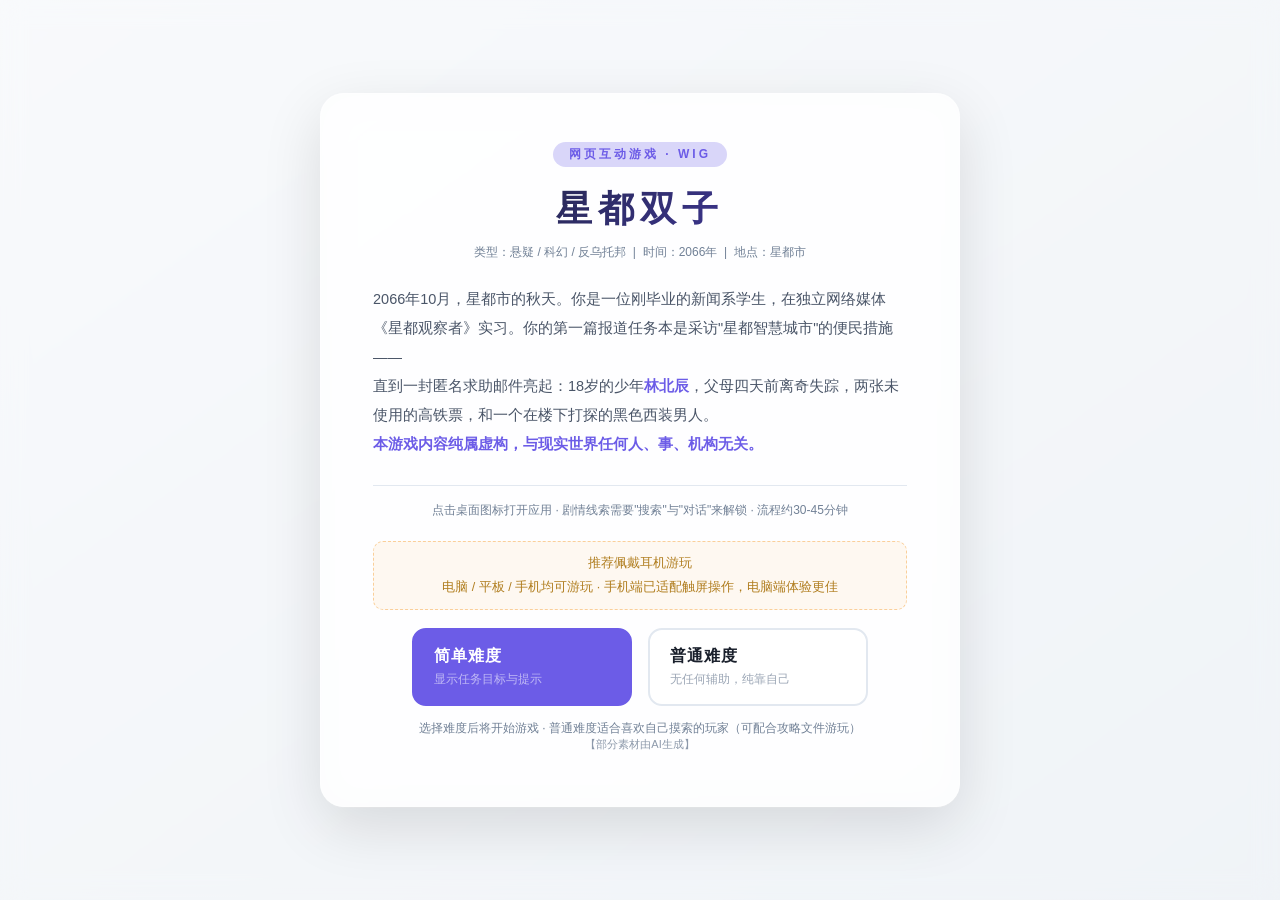
<file: index.html>
<!DOCTYPE html>
<html lang="zh-CN">
<head>
<meta charset="UTF-8">
<meta name="viewport" content="width=device-width, initial-scale=1.0, maximum-scale=1.0, user-scalable=no, viewport-fit=cover">
<meta name="theme-color" content="#dfe6f0">
<title>星都OS 2066 — 《星都双子》</title>
<link rel="stylesheet" href="style.css">
</head>
<body>


<div id="boot-screen" class="fullscreen-layer">
  <div class="boot-inner">
    <div class="boot-logo"><img src="assets/os_logo.png" alt="星都OS"></div>
    <h1 class="boot-title">星都 OS<span>2066</span></h1>
    <div class="boot-sub">星都市政务云 · 统一认证桌面</div>
    <div class="boot-bar"><div class="boot-bar-fill" id="boot-fill"></div></div>
    <div class="boot-msg" id="boot-msg">正在建立加密连接…</div>
  </div>
</div>


<div id="intro-screen" class="fullscreen-layer hidden">
  <div class="intro-card">
    <div class="intro-tag">网页互动游戏 · WIG</div>
    <h2>星都双子</h2>
    <p class="intro-meta">类型：悬疑 / 科幻 / 反乌托邦 &nbsp;|&nbsp; 时间：2066年 &nbsp;|&nbsp; 地点：星都市</p>
    <div class="intro-body">
      <p>2066年10月，星都市的秋天。你是一位刚毕业的新闻系学生，在独立网络媒体《星都观察者》实习。你的第一篇报道任务本是采访"星都智慧城市"的便民措施——</p>
      <p>直到一封匿名求助邮件亮起：18岁的少年<b>林北辰</b>，父母四天前离奇失踪，两张未使用的高铁票，和一个在楼下打探的黑色西装男人。</p>
      <p><b>本游戏内容纯属虚构，与现实世界任何人、事、机构无关。</b></p>
    </div>
    <div class="intro-hint"> 点击桌面图标打开应用 · 剧情线索需要"搜索"与"对话"来解锁 · 流程约30-45分钟</div>
    <div class="intro-device"> 推荐佩戴耳机游玩<br> 电脑 / 平板 / 手机均可游玩 · 手机端已适配触屏操作，电脑端体验更佳</div>
    <div class="diff-row">
      <button class="btn btn-primary btn-lg diff-btn" data-action="start-game" data-arg="easy">
        <span class="diff-t"> 简单难度</span>
        <span class="diff-d">显示任务目标与提示</span>
      </button>
      <button class="btn btn-lg diff-btn" data-action="start-game" data-arg="normal">
        <span class="diff-t"> 普通难度</span>
        <span class="diff-d">无任何辅助，纯靠自己</span>
      </button>
    </div>
    <div class="diff-note">选择难度后将开始游戏 · 普通难度适合喜欢自己摸索的玩家（可配合攻略文件游玩）</div>
    <div class="intro-ai"> 【部分素材由AI生成】</div>
    <div id="quick-replay-bar" class="hidden">
      <div class="qr-note"> 你已通关过本作，可跳过前五章，直接从「最后的抉择」开始体验其他结局。
        <button class="btn btn-primary" data-action="quick-replay"> 快速重玩（从第五章开始）</button>
      </div>
    </div>
  </div>
</div>


<div id="hire-screen" class="fullscreen-layer hidden">
  <div class="hire-chat" id="hire-chat">
    <div class="hc-head">
      <span class="hc-back">‹</span>
      <div class="hc-avatar hc-boss">陈</div>
      <div class="hc-info">
        <div class="hc-name">陈姐 <span class="hc-tag">主编</span></div>
        <div class="hc-org">星都观察者 · <span class="hc-read">● 已读</span> · 2066-10-11 10:01</div>
      </div>
    </div>
    
    <div class="hc-resume-bar" id="hc-resume-bar">
      <div class="hrb-head" data-action="toggle-resume">
        <span><svg viewBox="0 0 24 24" fill="none" stroke="currentColor" stroke-width="1.8" stroke-linecap="round" stroke-linejoin="round" style="width:1em;height:1em;display:inline-block;vertical-align:-0.16em"><path d="M7 3h7l4 4v14H7z"/><path d="M14 3v4h4"/><path d="M10 12h6M10 16h6"/></svg> 你的简历 · <b class="hrb-name">沈砚</b></span>
        <span class="hrb-fold">▾</span>
      </div>
      <div class="hrb-body">
        <div class="hr-row"><span>姓名</span><b>沈砚</b></div>
        <div class="hr-row"><span>性别</span><b>男</b></div>
        <div class="hr-row"><span>学历</span><b>星都传媒大学 · 新闻系 2066届</b></div>
        <div class="hr-row"><span>实习经历</span><b>星都电视都市频道新闻部（被裁）</b></div>
        <div class="hr-row"><span>代表作</span><b>《城中村拆迁手记》· 未刊稿 <span class="hrb-link" data-action="doc-read">试读</span></b></div>
        <div class="hr-row"><span>技能</span><b>深访 / 数据整理 / 基础反侦察</b></div>
        <div class="hr-row"><span>期望薪资</span><b>面议</b></div>
      </div>
    </div>
    <div class="hc-messages" id="hc-messages"></div>
    <div class="hc-input">
      <div class="hc-input-bar" id="hc-input-bar"><span class="hc-input-text" id="hc-input-text">...</span></div>
      <div class="hc-action" id="hc-action"></div>
    </div>
  </div>

  
  <div class="hire-card-wrap hidden" id="hire-card-wrap">
    <div class="hire-card">
      <div class="hire-tag">星都观察者 · 编辑部</div>
      <h2>录用通知</h2>
      <p class="hire-meta">实习记者岗位 · 入职编号 XD-1024 · 2066-10-12</p>
      <div class="hire-body">
        <p>投出去的简历在第十七个夜晚有了回音——不是自动回复，是<b>陈姐</b>亲自发来的录用通知：</p>
        <div class="hire-quote">「你的笔头够快，胆子够大。明天九点，来编辑部报到。」</div>
        <p>三轮面试，五个竞争者，最后只剩你一个人站在主编办公室。陈姐只问了你一个问题：</p>
        <div class="hire-qa">
          <span class="hq-q">「如果给你一台电脑，你能查到什么？」</span>
          <span class="hq-a">「真相。」</span>
        </div>
        <p>他们需要一个能操作政务云的实习生——你的星都OS 2066 账号与工牌，会在入职当天发放。</p>
      </div>
      <button class="btn btn-primary btn-lg" data-action="hire-start"> 确认入职 · 开启星都OS</button>
      <div class="hire-note">入职后你将获得星都OS 2066 政务云账号 · 你的第一篇报道任务已经派发</div>
    </div>
  </div>
</div>


<div id="desktop" class="hidden">
  <div class="desktop-wallpaper">
    <div class="wall-city"></div>
    <div class="wall-flow"></div>
  </div>
  <div class="desktop-watermark">
    <div class="wm-big">星都市</div>
    <div class="wm-sub">XINGDU METROPOLITAN · POPULATION 41,000,000 · STATUS: STABLE</div>
  </div>

  <div id="icon-area"></div>

  
  <div id="objective-panel" data-action="open-objectives">
    <div class="op-head">
      <span class="op-title">任务目标</span>
      <span class="op-arrow">线索 ›</span>
      <span class="op-collapse" data-action="toggle-objective" title="收起 / 展开">‹</span>
    </div>
    <div class="op-current" id="objective-text">正在初始化…</div>
    <ul class="op-list" id="objective-list"></ul>
  </div>

  
  <div id="taskbar">
    <div class="tb-start" data-action="open-start">✦ 开始</div>
    <div class="tb-divider"></div>
    <div id="tb-windows"></div>
    <div class="tb-right">
      <div class="tb-clock"><span id="clock-date">2066-10-12</span><span id="clock-time">09:23</span></div>
    </div>
  </div>

  
  <div id="start-menu" class="hidden">
    <div class="sm-header">星都 OS · 用户：沈砚（实习记者）</div>
    <div id="sm-app-list"></div>
  </div>

  
  <div id="window-layer"></div>
</div>


<div id="modal-layer" class="hidden">
  <div id="modal-box"></div>
</div>


<div id="monitor-screen" class="fullscreen-layer hidden">
  <div class="monitor-inner" id="monitor-inner"></div>
</div>


<div id="newsburst-screen" class="fullscreen-layer hidden">
  <div class="newsburst-inner" id="newsburst-inner"></div>
</div>


<div id="peephole-screen" class="fullscreen-layer hidden">
  <div class="peep-desc" id="peep-desc"></div>
  <div class="peep-caption" id="peep-caption">门外站着一个和你一模一样的少年。他的眼神，很冷。</div>
  <div class="peep-note" id="peep-tablet">一个信封被塞进了门缝</div>
  <button class="btn btn-primary" data-action="close-peephole">放下猫眼</button>
</div>


<div id="ending-screen" class="fullscreen-layer hidden">
  <div class="ending-inner">
    <div class="ending-tag" id="ending-tag">结局达成</div>
    <h2 id="ending-title"></h2>
    <div class="ending-body" id="ending-body"></div>
    <div class="ending-quote" id="ending-quote"></div>
    <button class="btn btn-primary btn-lg" id="ending-main-btn" data-action="to-intro">回到简介</button>
    <div class="ending-tip">回到简介可快速体验其他结局</div>
    <a class="ending-survey" href="https://v.wjx.cn/vm/wFWZB0W.aspx#" target="_blank" rel="noopener"><svg viewBox="0 0 24 24" fill="none" stroke="currentColor" stroke-width="1.8" stroke-linecap="round" stroke-linejoin="round"><rect x="6" y="4" width="12" height="17" rx="2"/><path d="M9 4a3 3 0 0 1 6 0"/><path d="M9 10h6M9 14h6"/></svg> 问卷 · 你的反馈很重要 ——《星都双子》玩家问卷，欢迎填写 →</a>
  </div>
</div>


<div id="toast-area"></div>

<script src="game.js"></script>
</body>
</html>
</file>
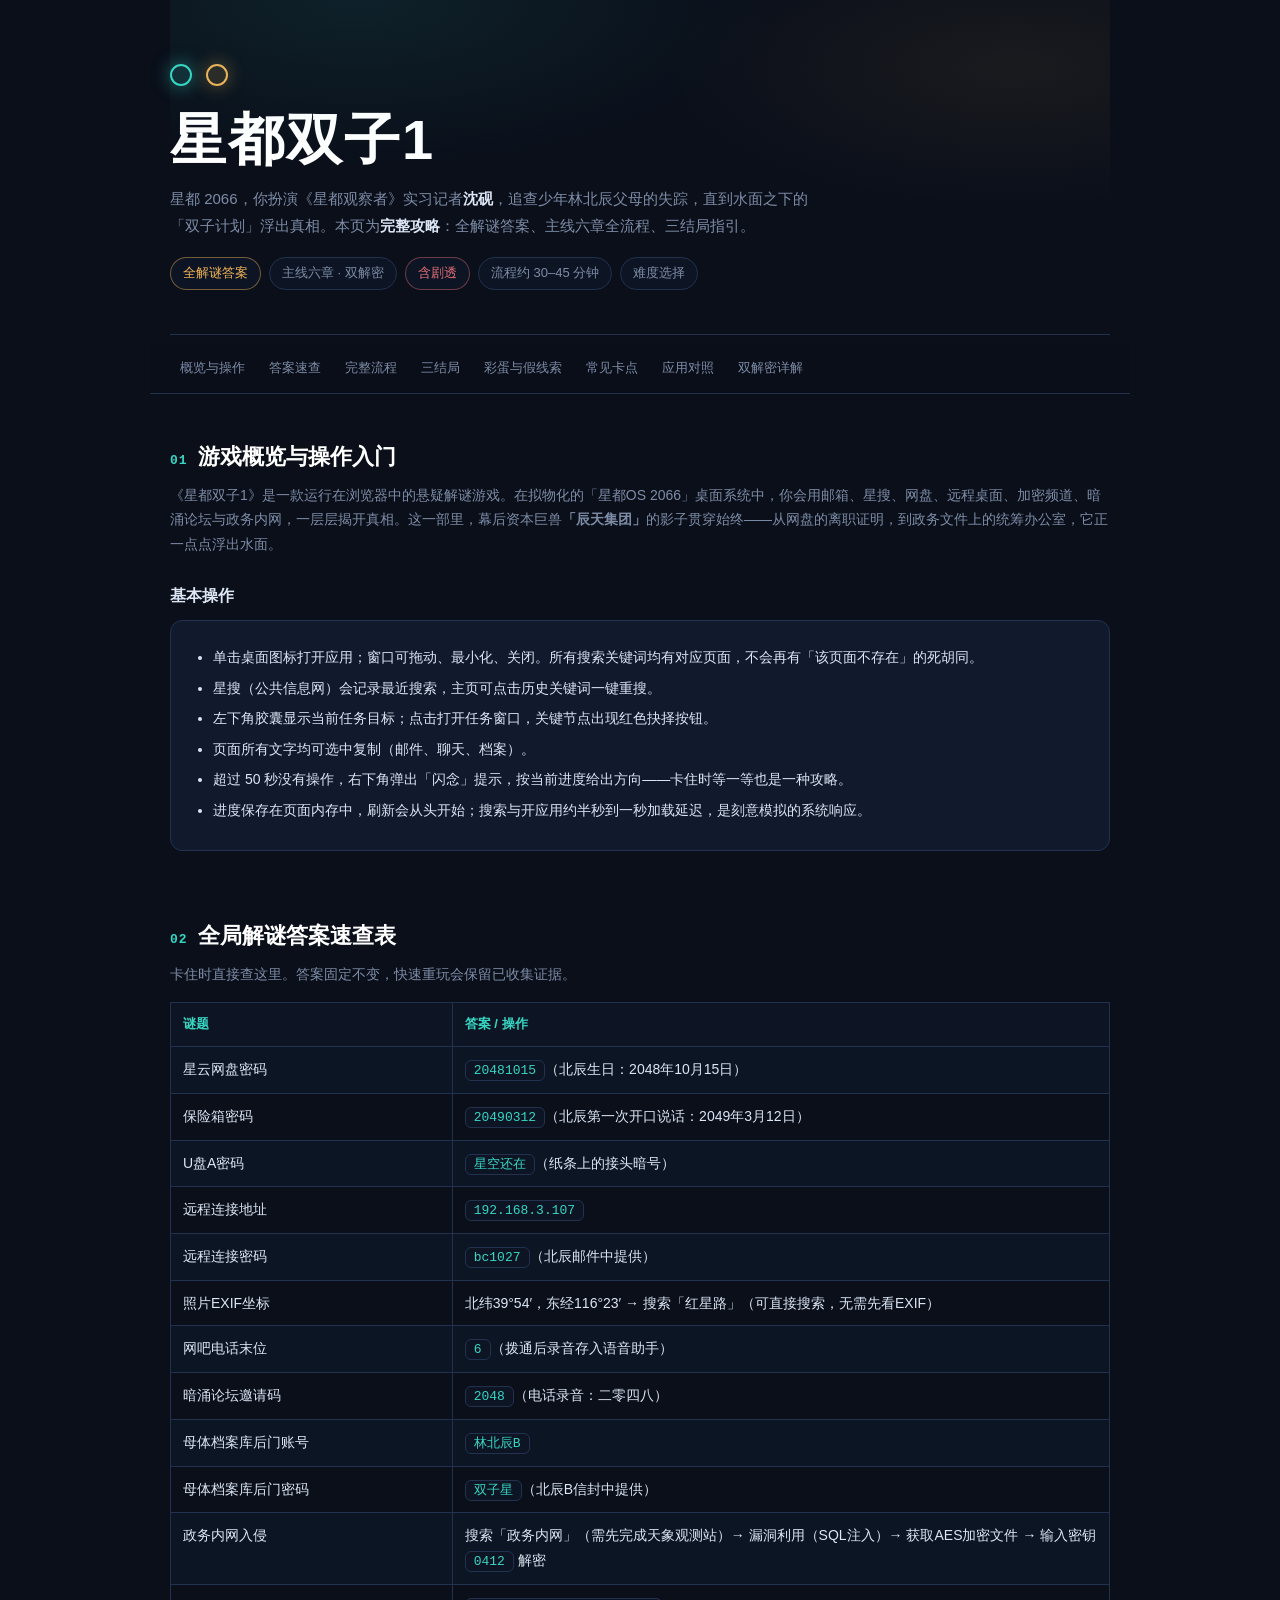
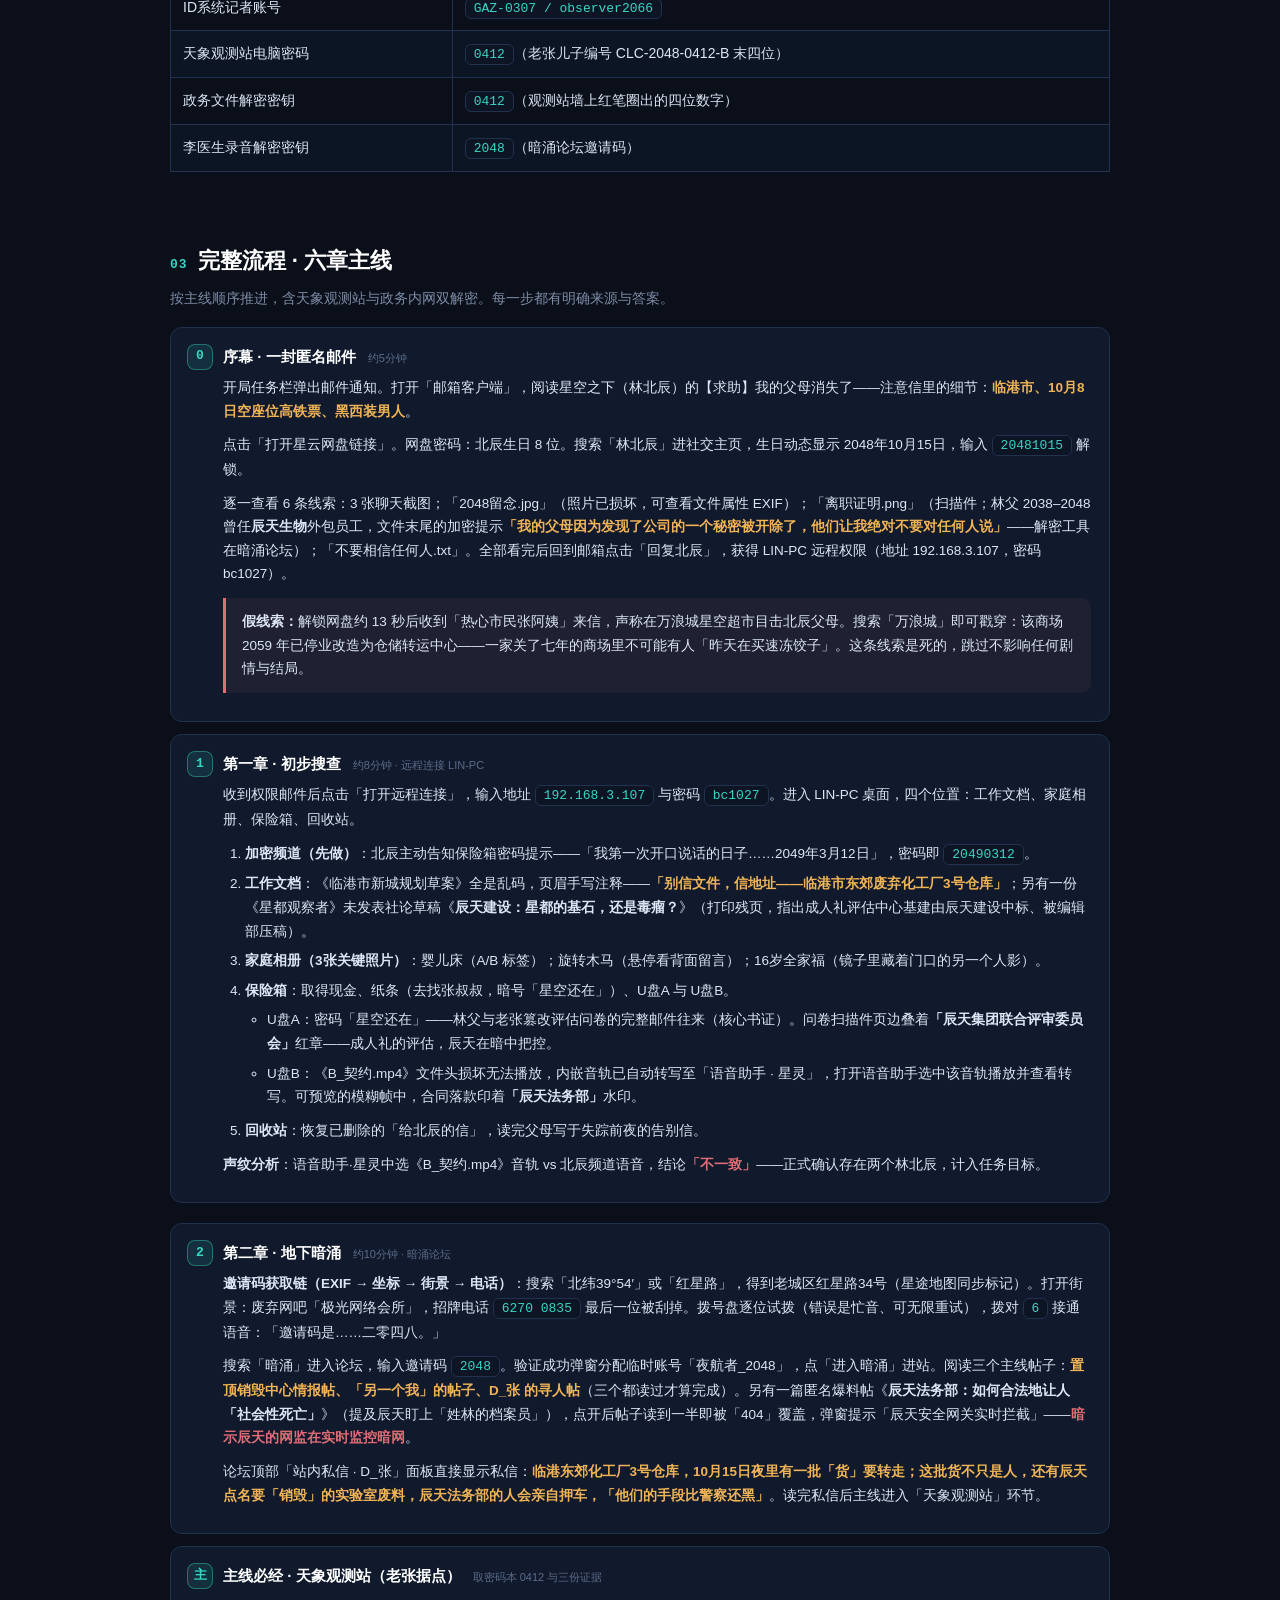
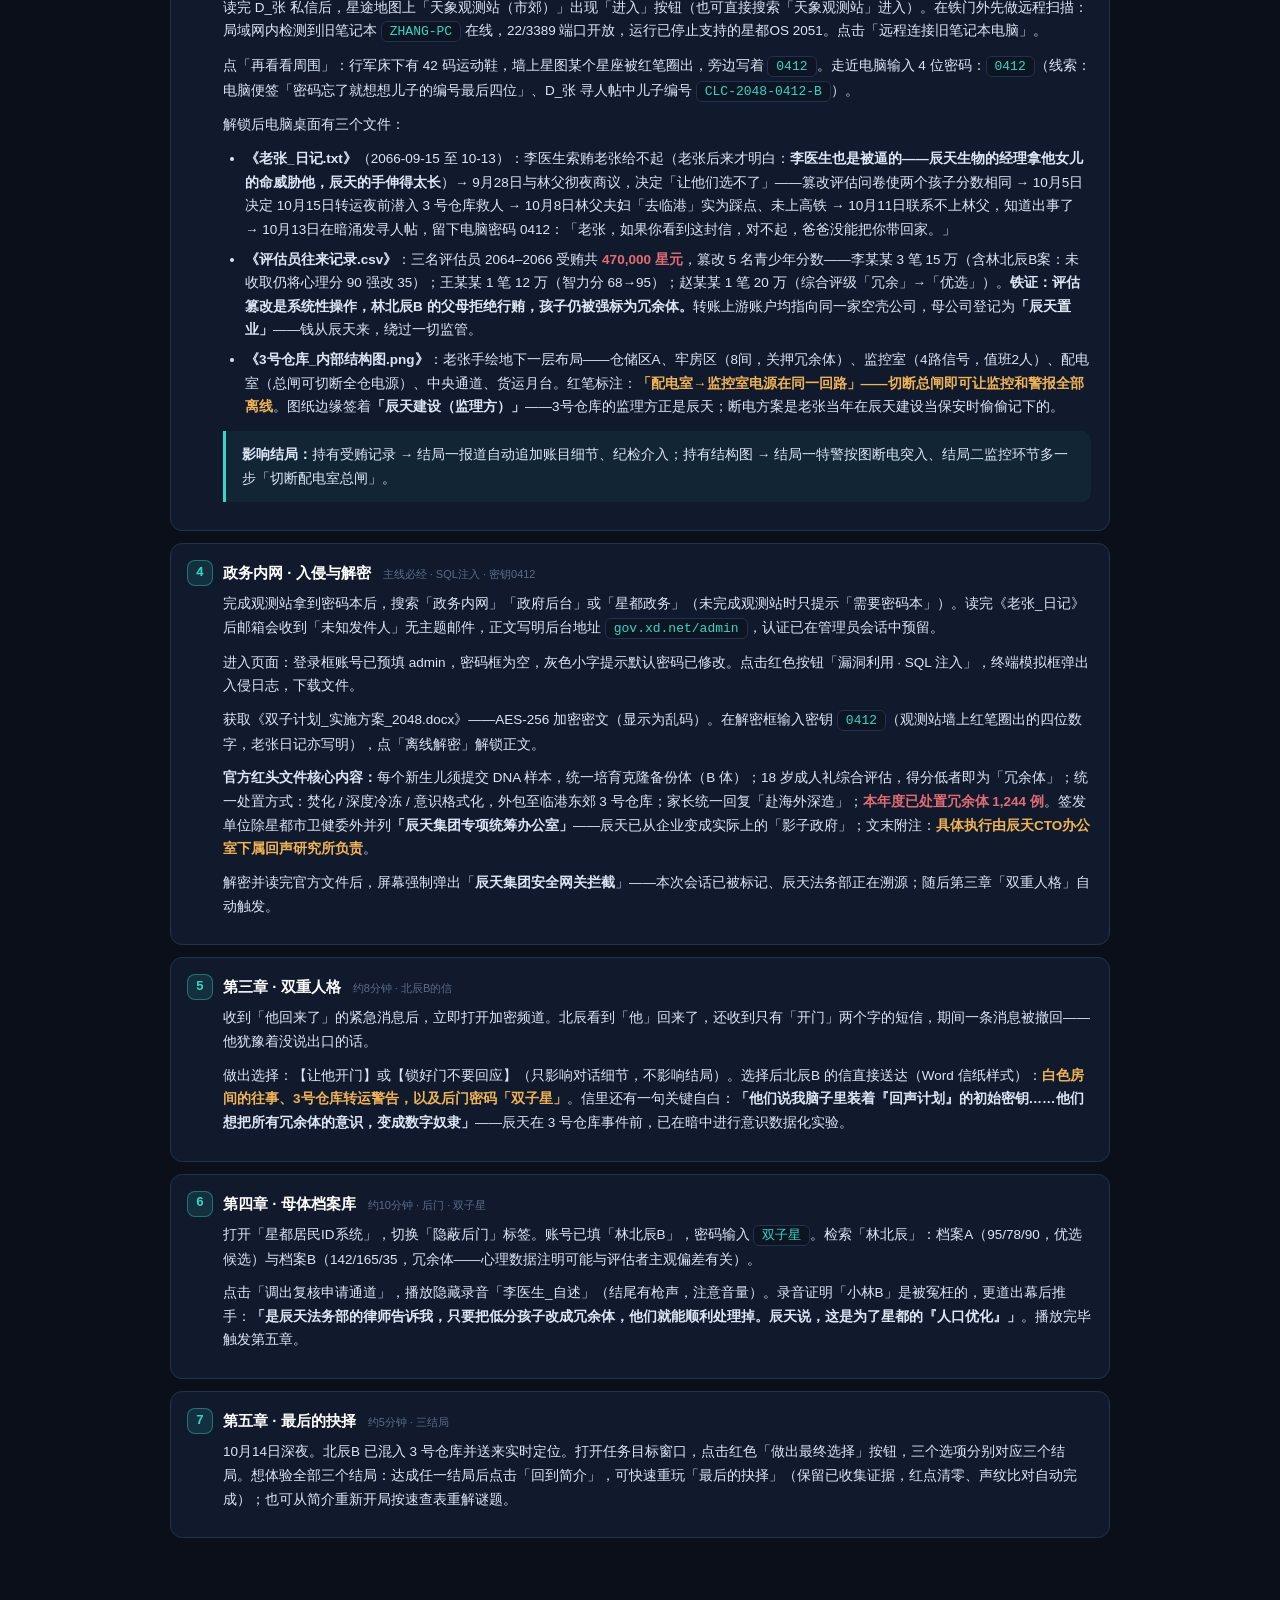
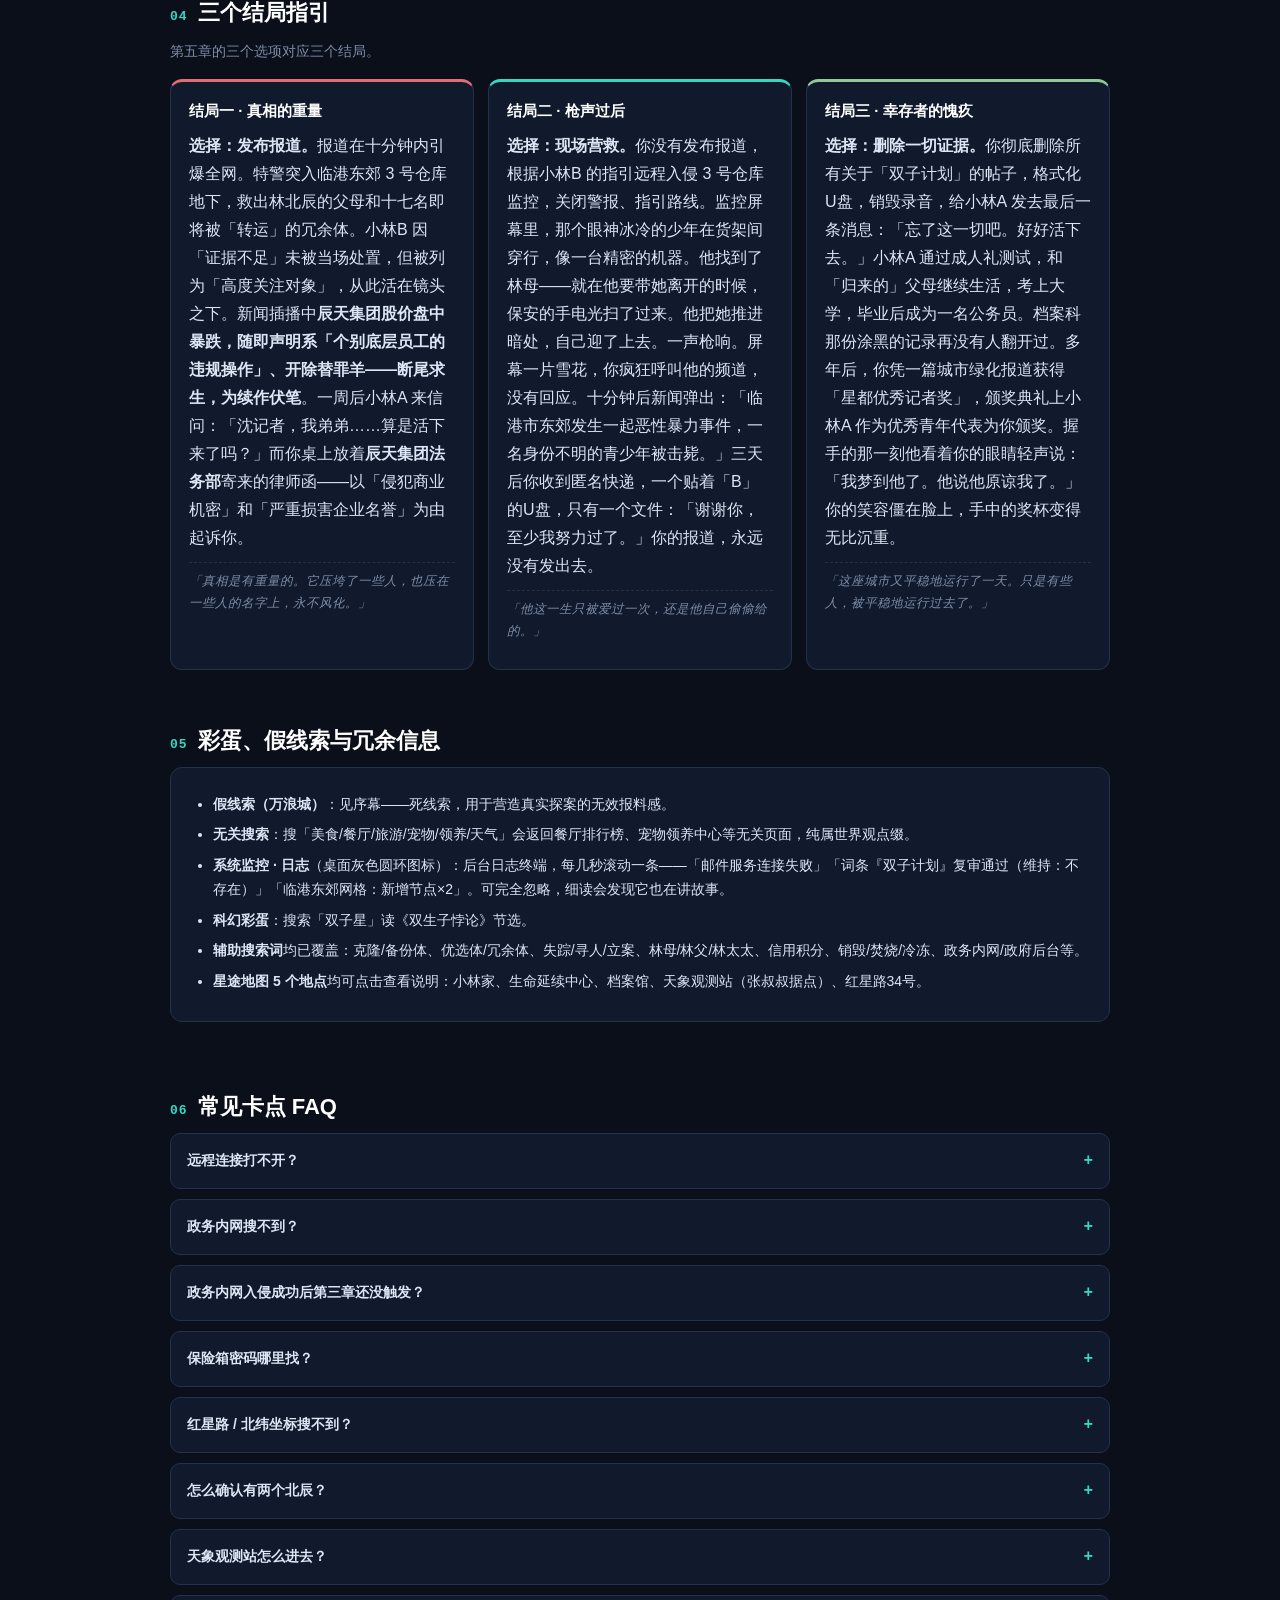
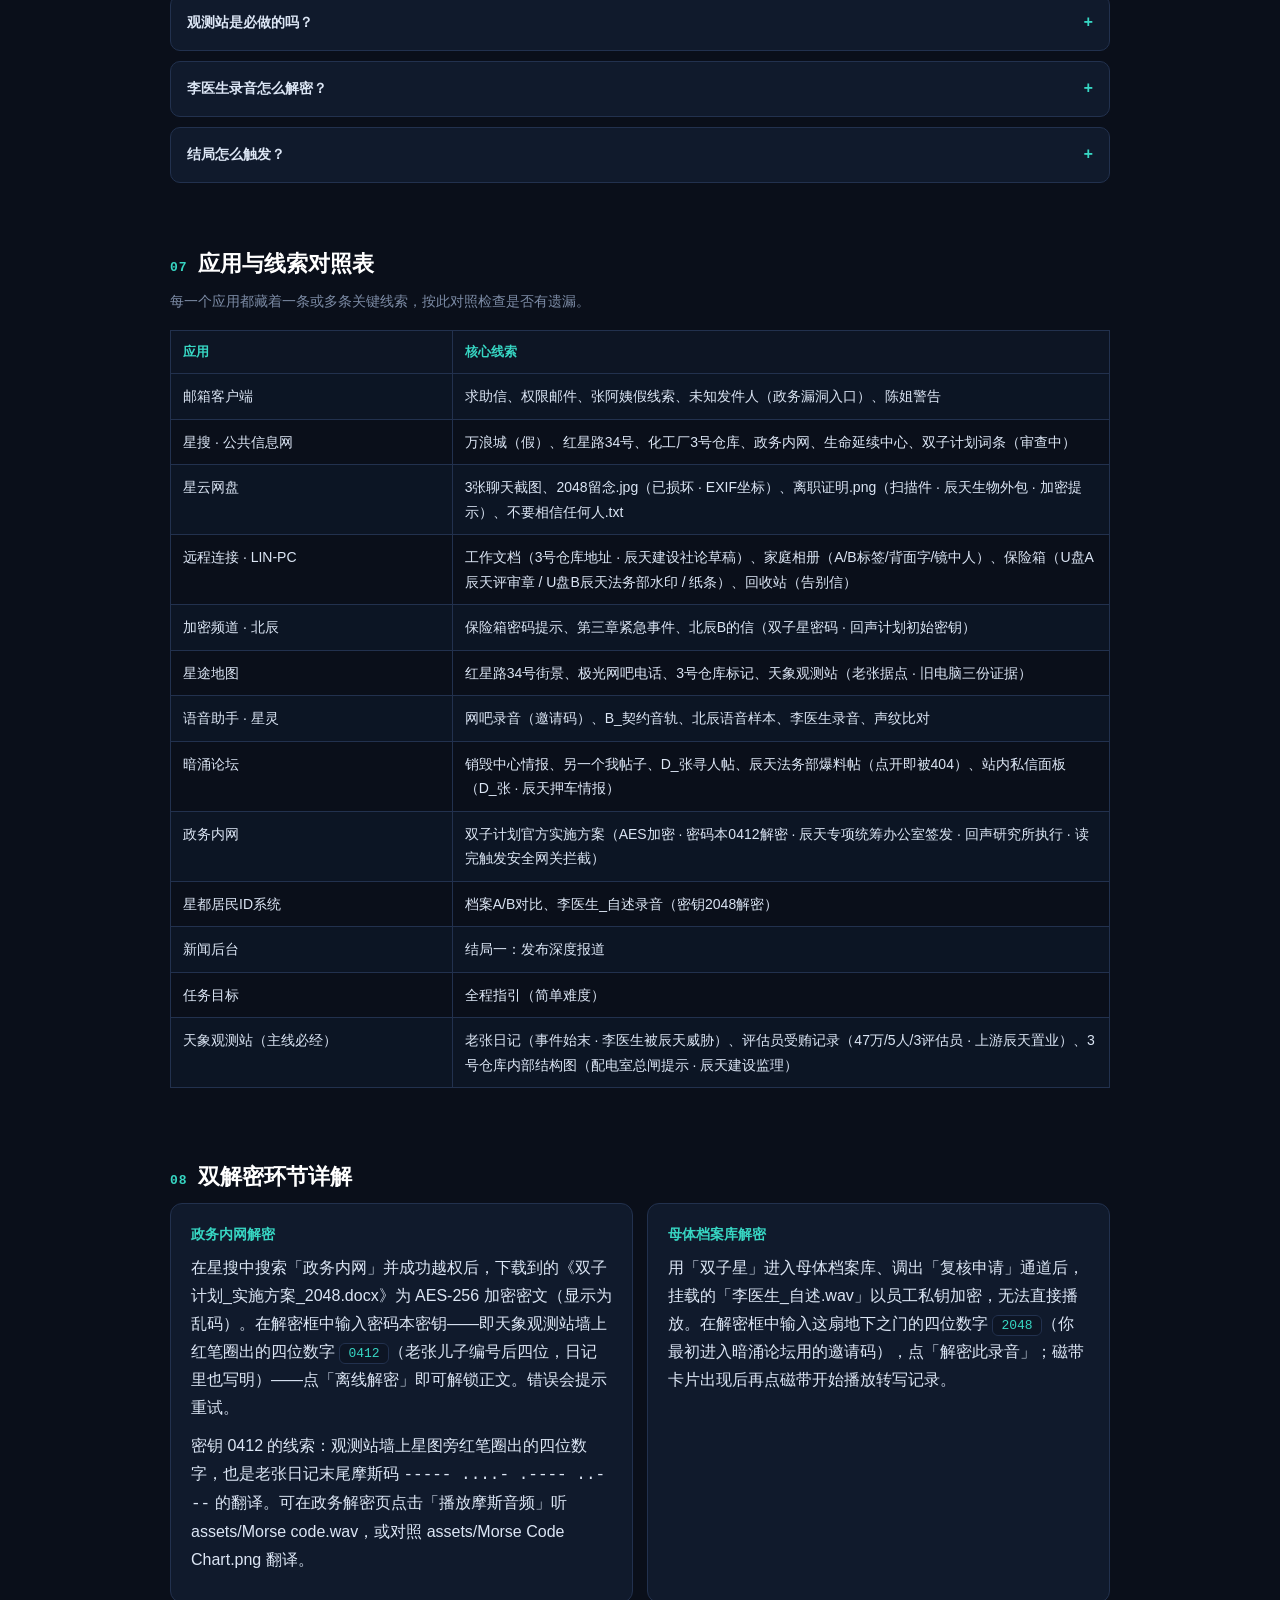
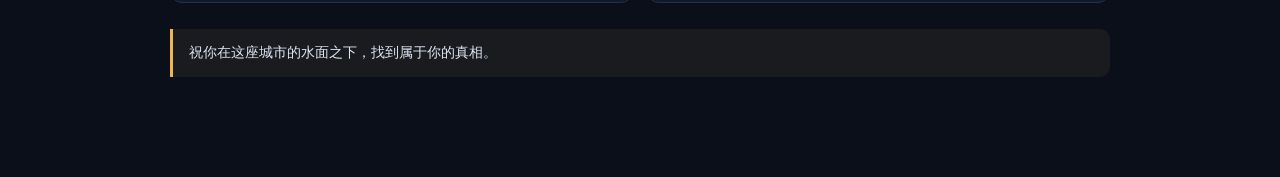
<file: Strategy Guide.html>
<!DOCTYPE html>
<html lang="zh-CN">
<head>
<meta charset="UTF-8">
<meta name="viewport" content="width=device-width, initial-scale=1.0">
<title>星都双子1 · 完整攻略</title>
<link rel="icon" href="data:image/svg+xml,%3Csvg xmlns='http://www.w3.org/2000/svg' viewBox='0 0 24 24'%3E%3Ccircle cx='9' cy='12' r='4' fill='none' stroke='%2337d6c3' stroke-width='2'/%3E%3Ccircle cx='15' cy='12' r='4' fill='none' stroke='%23f0b356' stroke-width='2'/%3E%3C/svg%3E">
<style>
  :root{
    --bg:#0a0f1a; --panel:#101a2c; --panel2:#0d1524; --line:#22314e;
    --ink:#dce6f5; --dim:#7d8ca6; --dim2:#5b6b88;
    --cy:#37d6c3; --gold:#f0b356; --red:#e06c75; --green:#8fc99a; --blue:#7fb8d8;
    --mono:Consolas,"Courier New",monospace;
  }
  *{box-sizing:border-box;margin:0;padding:0;}
  html{scroll-behavior:smooth;}
  body{background:var(--bg);color:var(--ink);font-family:"Noto Sans SC","Microsoft YaHei","PingFang SC",sans-serif;line-height:1.75;}
  .wrap{max-width:980px;margin:0 auto;padding:0 20px 80px;}
  a{color:var(--cy);text-decoration:none;}
  a:hover{text-decoration:underline;}

  /* ===== Hero ===== */
  .hero{position:relative;padding:64px 0 44px;border-bottom:1px solid var(--line);margin-bottom:8px;}
  .hero::before{content:"";position:absolute;inset:0;background:radial-gradient(600px 240px at 20% 0%,rgba(55,214,195,.09),transparent 70%),radial-gradient(500px 200px at 90% 20%,rgba(240,179,86,.07),transparent 70%);pointer-events:none;}
  .twins{display:flex;gap:14px;align-items:center;margin-bottom:22px;}
  .dot{width:22px;height:22px;border-radius:50%;}
  .dotA{background:rgba(55,214,195,.14);border:2px solid var(--cy);box-shadow:0 0 18px rgba(55,214,195,.5);}
  .dotB{background:rgba(240,179,86,.14);border:2px solid var(--gold);box-shadow:0 0 18px rgba(240,179,86,.4);}
  .hero h1{font-size:clamp(34px,6vw,56px);font-weight:800;letter-spacing:2px;color:#fff;line-height:1.15;}
  .hero .sub{margin-top:14px;font-size:15px;color:var(--dim);max-width:640px;}
  .hero .sub b{color:var(--ink);font-weight:600;}
  .hero .meta{margin-top:18px;display:flex;flex-wrap:wrap;gap:8px;}
  .tag{font-size:13px;padding:4px 12px;border-radius:999px;border:1px solid var(--line);color:var(--dim);background:var(--panel2);}
  .tag.hot{border-color:rgba(240,179,86,.45);color:var(--gold);}
  .tag.warn{border-color:rgba(224,108,117,.45);color:var(--red);}

  /* ===== Sticky nav ===== */
  nav{position:sticky;top:0;z-index:50;background:rgba(10,15,26,.92);backdrop-filter:blur(8px);border-bottom:1px solid var(--line);margin:0 -20px;padding:0 20px;}
  .nav-inner{max-width:980px;margin:0 auto;display:flex;gap:4px;overflow-x:auto;white-space:nowrap;padding:8px 0;}
  .nav-inner a{font-size:13px;color:var(--dim);padding:6px 10px;border-radius:8px;}
  .nav-inner a:hover{color:var(--cy);background:rgba(55,214,195,.08);text-decoration:none;}

  /* ===== Sections ===== */
  section{padding:44px 0 8px;}
  h2{font-size:22px;font-weight:800;color:#fff;margin-bottom:6px;display:flex;align-items:baseline;gap:10px;}
  h2 .no{font-family:var(--mono);font-size:13px;color:var(--cy);letter-spacing:1px;}
  .sec-note{font-size:13px;color:var(--dim2);margin-bottom:18px;}
  h3{font-size:16px;font-weight:700;color:var(--ink);margin:26px 0 10px;}
  p{margin-bottom:10px;}
  .lead{font-size:14px;color:var(--dim);margin-bottom:16px;}

  .panel{background:var(--panel);border:1px solid var(--line);border-radius:12px;padding:18px 20px;margin-bottom:14px;}
  .panel .tt{font-weight:700;color:var(--cy);font-size:14px;margin-bottom:8px;}
  ul,ol{margin:6px 0 10px 22px;font-size:14px;}
  li{margin-bottom:6px;}
  .k{color:var(--gold);font-weight:700;}
  .r{color:var(--red);font-weight:700;}
  .g{color:var(--green);font-weight:700;}
  .mono{font-family:var(--mono);}
  .code{font-family:var(--mono);background:var(--panel2);border:1px solid var(--line);border-radius:6px;padding:2px 8px;font-size:13px;color:var(--cy);}
  .callout{border-left:3px solid var(--gold);background:rgba(240,179,86,.07);border-radius:0 10px 10px 0;padding:12px 16px;font-size:13.5px;margin:12px 0;}
  .callout.red{border-left-color:var(--red);background:rgba(224,108,117,.07);}
  .callout.cy{border-left-color:var(--cy);background:rgba(55,214,195,.06);}

  /* ===== Quick answers table ===== */
  table{width:100%;border-collapse:collapse;margin:12px 0 18px;font-size:14px;table-layout:fixed;}
  colgroup col.c1{width:30%;}
  colgroup col.c2{width:70%;}
  th{background:var(--panel2);color:var(--cy);text-align:left;font-weight:700;font-size:13px;padding:10px 12px;border:1px solid var(--line);}
  td{padding:10px 12px;border:1px solid var(--line);vertical-align:top;color:var(--ink);}
  tr:nth-child(even) td{background:rgba(16,26,44,.55);}
  td .code{white-space:normal;word-break:break-all;}

  /* ===== Flow steps ===== */
  .step{position:relative;padding:16px 18px 16px 52px;border:1px solid var(--line);border-radius:12px;background:var(--panel);margin-bottom:12px;}
  .step .num{position:absolute;left:16px;top:16px;width:26px;height:26px;border-radius:8px;background:rgba(55,214,195,.12);border:1px solid rgba(55,214,195,.4);color:var(--cy);font-family:var(--mono);font-size:13px;display:flex;align-items:center;justify-content:center;font-weight:700;}
  .step h4{font-size:15px;color:#fff;margin-bottom:6px;}
  .step h4 .dur{font-size:11px;color:var(--dim2);font-weight:400;margin-left:8px;}
  .step p,.step li{font-size:13.5px;}

  /* ===== Endings ===== */
  .endings{display:flex;flex-wrap:wrap;gap:14px;margin-top:12px;}
  .ending{flex:1 1 280px;border:1px solid var(--line);border-radius:12px;padding:16px 18px;background:var(--panel);}
  .ending.e1{border-top:3px solid var(--red);}
  .ending.e2{border-top:3px solid var(--cy);}
  .ending.e3{border-top:3px solid var(--green);}
  .ending h4{font-size:15px;color:#fff;margin-bottom:8px;}
  .ending .q{font-style:italic;font-size:12.5px;color:var(--dim);border-top:1px dashed var(--line);margin-top:10px;padding-top:8px;}

  /* ===== FAQ ===== */
  details{background:var(--panel);border:1px solid var(--line);border-radius:10px;margin-bottom:10px;overflow:hidden;}
  summary{cursor:pointer;padding:13px 16px;font-size:14px;font-weight:600;color:var(--ink);list-style:none;display:flex;justify-content:space-between;align-items:center;}
  summary::-webkit-details-marker{display:none;}
  summary::after{content:"+";font-family:var(--mono);color:var(--cy);font-size:16px;}
  details[open] summary::after{content:"–";}
  details .faq-body{padding:0 16px 14px;font-size:13.5px;color:var(--dim);}

  .two-col{display:flex;flex-wrap:wrap;gap:14px;}
  .two-col>div{flex:1 1 420px;}
  footer{margin-top:60px;padding-top:20px;border-top:1px solid var(--line);font-size:12.5px;color:var(--dim2);display:flex;justify-content:space-between;flex-wrap:wrap;gap:8px;}
  @media(max-width:640px){
    .hero{padding:44px 0 32px;}
    section{padding:32px 0 6px;}
    h2{font-size:19px;}
    .nav-inner a{padding:12px 10px;font-size:13px;min-height:44px;display:flex;align-items:center;}
  }
</style>
</head>
<body>
<div class="wrap">

  <header class="hero">
    <div class="twins"><span class="dot dotA"></span><span class="dot dotB"></span></div>
    <h1>星都双子1</h1>
    <p class="sub">星都 2066，你扮演《星都观察者》实习记者<b>沈砚</b>，追查少年林北辰父母的失踪，直到水面之下的「双子计划」浮出真相。本页为<b>完整攻略</b>：全解谜答案、主线六章全流程、三结局指引。</p>
    <div class="meta">
      <span class="tag hot">全解谜答案</span>
      <span class="tag">主线六章 · 双解密</span>
      <span class="tag warn">含剧透</span>
      <span class="tag">流程约 30–45 分钟</span>
      <span class="tag">难度选择</span>
    </div>
  </header>

  <nav><div class="nav-inner">
    <a href="#overview">概览与操作</a>
    <a href="#answers">答案速查</a>
    <a href="#flow">完整流程</a>
    <a href="#endings">三结局</a>
    <a href="#easter">彩蛋与假线索</a>
    <a href="#faq">常见卡点</a>
    <a href="#apps">应用对照</a>
    <a href="#decrypt">双解密详解</a>
  </div></nav>

  <!-- ===== 概览 ===== -->
  <section id="overview">
    <h2><span class="no">01</span>游戏概览与操作入门</h2>
    <p class="lead">《星都双子1》是一款运行在浏览器中的悬疑解谜游戏。在拟物化的「星都OS 2066」桌面系统中，你会用邮箱、星搜、网盘、远程桌面、加密频道、暗涌论坛与政务内网，一层层揭开真相。这一部里，幕后资本巨兽<b>「辰天集团」</b>的影子贯穿始终——从网盘的离职证明，到政务文件上的统筹办公室，它正一点点浮出水面。</p>

    <h3>基本操作</h3>
    <div class="panel">
      <ul>
        <li>单击桌面图标打开应用；窗口可拖动、最小化、关闭。所有搜索关键词均有对应页面，不会再有「该页面不存在」的死胡同。</li>
        <li>星搜（公共信息网）会记录最近搜索，主页可点击历史关键词一键重搜。</li>
        <li>左下角胶囊显示当前任务目标；点击打开任务窗口，关键节点出现红色抉择按钮。</li>
        <li>页面所有文字均可选中复制（邮件、聊天、档案）。</li>
        <li>超过 50 秒没有操作，右下角弹出「闪念」提示，按当前进度给出方向——卡住时等一等也是一种攻略。</li>
        <li>进度保存在页面内存中，刷新会从头开始；搜索与开应用约半秒到一秒加载延迟，是刻意模拟的系统响应。</li>
      </ul>
    </div>

  </section>

  <!-- ===== 答案速查 ===== -->
  <section id="answers">
    <h2><span class="no">02</span>全局解谜答案速查表</h2>
    <p class="lead">卡住时直接查这里。答案固定不变，快速重玩会保留已收集证据。</p>
    <table>
      <colgroup><col class="c1"><col class="c2"></colgroup>
      <tr><th>谜题</th><th>答案 / 操作</th></tr>
      <tr><td>星云网盘密码</td><td><span class="code">20481015</span>（北辰生日：2048年10月15日）</td></tr>
      <tr><td>保险箱密码</td><td><span class="code">20490312</span>（北辰第一次开口说话：2049年3月12日）</td></tr>
      <tr><td>U盘A密码</td><td><span class="code">星空还在</span>（纸条上的接头暗号）</td></tr>
      <tr><td>远程连接地址</td><td><span class="code">192.168.3.107</span></td></tr>
      <tr><td>远程连接密码</td><td><span class="code">bc1027</span>（北辰邮件中提供）</td></tr>
      <tr><td>照片EXIF坐标</td><td>北纬39°54′，东经116°23′ → 搜索「红星路」（可直接搜索，无需先看EXIF）</td></tr>
      <tr><td>网吧电话末位</td><td><span class="code">6</span>（拨通后录音存入语音助手）</td></tr>
      <tr><td>暗涌论坛邀请码</td><td><span class="code">2048</span>（电话录音：二零四八）</td></tr>
      <tr><td>母体档案库后门账号</td><td><span class="code">林北辰B</span></td></tr>
      <tr><td>母体档案库后门密码</td><td><span class="code">双子星</span>（北辰B信封中提供）</td></tr>
      <tr><td>政务内网入侵</td><td>搜索「政务内网」（需先完成天象观测站）→ 漏洞利用（SQL注入）→ 获取AES加密文件 → 输入密钥 <span class="code">0412</span> 解密</td></tr>
      <tr><td>ID系统记者账号</td><td><span class="code">GAZ-0307 / observer2066</span></td></tr>
      <tr><td>天象观测站电脑密码</td><td><span class="code">0412</span>（老张儿子编号 CLC-2048-0412-B 末四位）</td></tr>
      <tr><td>政务文件解密密钥</td><td><span class="code">0412</span>（观测站墙上红笔圈出的四位数字）</td></tr>
      <tr><td>李医生录音解密密钥</td><td><span class="code">2048</span>（暗涌论坛邀请码）</td></tr>
    </table>
  </section>

  <!-- ===== 完整流程 ===== -->
  <section id="flow">
    <h2><span class="no">03</span>完整流程 · 六章主线</h2>
    <p class="lead">按主线顺序推进，含天象观测站与政务内网双解密。每一步都有明确来源与答案。</p>

    <div class="step"><div class="num">0</div>
      <h4>序幕 · 一封匿名邮件 <span class="dur">约5分钟</span></h4>
      <p>开局任务栏弹出邮件通知。打开「邮箱客户端」，阅读星空之下（林北辰）的【求助】我的父母消失了——注意信里的细节：<span class="k">临港市、10月8日空座位高铁票、黑西装男人</span>。</p>
      <p>点击「打开星云网盘链接」。网盘密码：北辰生日 8 位。搜索「林北辰」进社交主页，生日动态显示 2048年10月15日，输入 <span class="code">20481015</span> 解锁。</p>
      <p>逐一查看 6 条线索：3 张聊天截图；「2048留念.jpg」（照片已损坏，可查看文件属性 EXIF）；「离职证明.png」（扫描件；林父 2038–2048 曾任<b>辰天生物</b>外包员工，文件末尾的加密提示<span class="k">「我的父母因为发现了公司的一个秘密被开除了，他们让我绝对不要对任何人说」</span>——解密工具在暗涌论坛）；「不要相信任何人.txt」。全部看完后回到邮箱点击「回复北辰」，获得 LIN-PC 远程权限（地址 192.168.3.107，密码 bc1027）。</p>
      <div class="callout red"><b>假线索：</b>解锁网盘约 13 秒后收到「热心市民张阿姨」来信，声称在万浪城星空超市目击北辰父母。搜索「万浪城」即可戳穿：该商场 2059 年已停业改造为仓储转运中心——一家关了七年的商场里不可能有人「昨天在买速冻饺子」。这条线索是死的，跳过不影响任何剧情与结局。</div>
    </div>

    <div class="step"><div class="num">1</div>
      <h4>第一章 · 初步搜查 <span class="dur">约8分钟 · 远程连接 LIN-PC</span></h4>
      <p>收到权限邮件后点击「打开远程连接」，输入地址 <span class="code">192.168.3.107</span> 与密码 <span class="code">bc1027</span>。进入 LIN-PC 桌面，四个位置：工作文档、家庭相册、保险箱、回收站。</p>
      <ol>
        <li><b>加密频道（先做）</b>：北辰主动告知保险箱密码提示——「我第一次开口说话的日子……2049年3月12日」，密码即 <span class="code">20490312</span>。</li>
        <li><b>工作文档</b>：《临港市新城规划草案》全是乱码，页眉手写注释——<span class="k">「别信文件，信地址——临港市东郊废弃化工厂3号仓库」</span>；另有一份《星都观察者》未发表社论草稿《<b>辰天建设：星都的基石，还是毒瘤？</b>》（打印残页，指出成人礼评估中心基建由辰天建设中标、被编辑部压稿）。</li>
        <li><b>家庭相册（3张关键照片）</b>：婴儿床（A/B 标签）；旋转木马（悬停看背面留言）；16岁全家福（镜子里藏着门口的另一个人影）。</li>
        <li><b>保险箱</b>：取得现金、纸条（去找张叔叔，暗号「星空还在」）、U盘A 与 U盘B。
          <ul>
            <li>U盘A：密码「星空还在」——林父与老张篡改评估问卷的完整邮件往来（核心书证）。问卷扫描件页边叠着<b>「辰天集团联合评审委员会」</b>红章——成人礼的评估，辰天在暗中把控。</li>
            <li>U盘B：《B_契约.mp4》文件头损坏无法播放，内嵌音轨已自动转写至「语音助手 · 星灵」，打开语音助手选中该音轨播放并查看转写。可预览的模糊帧中，合同落款印着<b>「辰天法务部」</b>水印。</li>
          </ul>
        </li>
        <li><b>回收站</b>：恢复已删除的「给北辰的信」，读完父母写于失踪前夜的告别信。</li>
      </ol>
      <p><b>声纹分析</b>：语音助手·星灵中选《B_契约.mp4》音轨 vs 北辰频道语音，结论<span class="r">「不一致」</span>——正式确认存在两个林北辰，计入任务目标。</p>
    </div>
  </section>

    <div class="step"><div class="num">2</div>
      <h4>第二章 · 地下暗涌 <span class="dur">约10分钟 · 暗涌论坛</span></h4>
      <p><b>邀请码获取链（EXIF → 坐标 → 街景 → 电话）</b>：搜索「北纬39°54′」或「红星路」，得到老城区红星路34号（星途地图同步标记）。打开街景：废弃网吧「极光网络会所」，招牌电话 <span class="code">6270 0835</span> 最后一位被刮掉。拨号盘逐位试拨（错误是忙音、可无限重试），拨对 <span class="code">6</span> 接通语音：「邀请码是……二零四八。」</p>
      <p>搜索「暗涌」进入论坛，输入邀请码 <span class="code">2048</span>。验证成功弹窗分配临时账号「夜航者_2048」，点「进入暗涌」进站。阅读三个主线帖子：<span class="k">置顶销毁中心情报帖、「另一个我」的帖子、D_张 的寻人帖</span>（三个都读过才算完成）。另有一篇匿名爆料帖《<b>辰天法务部：如何合法地让人「社会性死亡」</b>》（提及辰天盯上「姓林的档案员」），点开后帖子读到一半即被「404」覆盖，弹窗提示「辰天安全网关实时拦截」——<span class="r">暗示辰天的网监在实时监控暗网</span>。</p>
      <p>论坛顶部「站内私信 · D_张」面板直接显示私信：<span class="k">临港东郊化工厂3号仓库，10月15日夜里有一批「货」要转走；这批货不只是人，还有辰天点名要「销毁」的实验室废料，辰天法务部的人会亲自押车，「他们的手段比警察还黑」</span>。读完私信后主线进入「天象观测站」环节。</p>
    </div>

    <div class="step"><div class="num">主</div>
      <h4>主线必经 · 天象观测站（老张据点） <span class="dur">取密码本 0412 与三份证据</span></h4>
      <p>读完 D_张 私信后，星途地图上「天象观测站（市郊）」出现「进入」按钮（也可直接搜索「天象观测站」进入）。在铁门外先做远程扫描：局域网内检测到旧笔记本 <span class="code">ZHANG-PC</span> 在线，22/3389 端口开放，运行已停止支持的星都OS 2051。点击「远程连接旧笔记本电脑」。</p>
      <p>点「再看看周围」：行军床下有 42 码运动鞋，墙上星图某个星座被红笔圈出，旁边写着 <span class="code">0412</span>。走近电脑输入 4 位密码：<span class="code">0412</span>（线索：电脑便签「密码忘了就想想儿子的编号最后四位」、D_张 寻人帖中儿子编号 <span class="code">CLC-2048-0412-B</span>）。</p>
      <p>解锁后电脑桌面有三个文件：</p>
      <ul>
        <li><b>《老张_日记.txt》</b>（2066-09-15 至 10-13）：李医生索贿老张给不起（老张后来才明白：<b>李医生也是被逼的——辰天生物的经理拿他女儿的命威胁他，辰天的手伸得太长</b>）→ 9月28日与林父彻夜商议，决定「让他们选不了」——篡改评估问卷使两个孩子分数相同 → 10月5日决定 10月15日转运夜前潜入 3 号仓库救人 → 10月8日林父夫妇「去临港」实为踩点、未上高铁 → 10月11日联系不上林父，知道出事了 → 10月13日在暗涌发寻人帖，留下电脑密码 0412：「老张，如果你看到这封信，对不起，爸爸没能把你带回家。」</li>
        <li><b>《评估员往来记录.csv》</b>：三名评估员 2064–2066 受贿共 <span class="r">470,000 星元</span>，篡改 5 名青少年分数——李某某 3 笔 15 万（含林北辰B案：未收取仍将心理分 90 强改 35）；王某某 1 笔 12 万（智力分 68→95）；赵某某 1 笔 20 万（综合评级「冗余」→「优选」）。<b>铁证：评估篡改是系统性操作，林北辰B 的父母拒绝行贿，孩子仍被强标为冗余体。</b>转账上游账户均指向同一家空壳公司，母公司登记为<b>「辰天置业」</b>——钱从辰天来，绕过一切监管。</li>
        <li><b>《3号仓库_内部结构图.png》</b>：老张手绘地下一层布局——仓储区A、牢房区（8间，关押冗余体）、监控室（4路信号，值班2人）、配电室（总闸可切断全仓电源）、中央通道、货运月台。红笔标注：<span class="k">「配电室→监控室电源在同一回路」——切断总闸即可让监控和警报全部离线</span>。图纸边缘签着<b>「辰天建设（监理方）」</b>——3号仓库的监理方正是辰天；断电方案是老张当年在辰天建设当保安时偷偷记下的。</li>
      </ul>
      <div class="callout cy"><b>影响结局：</b>持有受贿记录 → 结局一报道自动追加账目细节、纪检介入；持有结构图 → 结局一特警按图断电突入、结局二监控环节多一步「切断配电室总闸」。</div>
    </div>

    <div class="step"><div class="num">4</div>
      <h4>政务内网 · 入侵与解密 <span class="dur">主线必经 · SQL注入 · 密钥0412</span></h4>
      <p>完成观测站拿到密码本后，搜索「政务内网」「政府后台」或「星都政务」（未完成观测站时只提示「需要密码本」）。读完《老张_日记》后邮箱会收到「未知发件人」无主题邮件，正文写明后台地址 <span class="code">gov.xd.net/admin</span>，认证已在管理员会话中预留。</p>
      <p>进入页面：登录框账号已预填 admin，密码框为空，灰色小字提示默认密码已修改。点击红色按钮「漏洞利用 · SQL 注入」，终端模拟框弹出入侵日志，下载文件。</p>
      <p>获取《双子计划_实施方案_2048.docx》——AES-256 加密密文（显示为乱码）。在解密框输入密钥 <span class="code">0412</span>（观测站墙上红笔圈出的四位数字，老张日记亦写明），点「离线解密」解锁正文。</p>
      <p><b>官方红头文件核心内容：</b>每个新生儿须提交 DNA 样本，统一培育克隆备份体（B 体）；18 岁成人礼综合评估，得分低者即为「冗余体」；统一处置方式：焚化 / 深度冷冻 / 意识格式化，外包至临港东郊 3 号仓库；家长统一回复「赴海外深造」；<span class="r">本年度已处置冗余体 1,244 例</span>。签发单位除星都市卫健委外并列<b>「辰天集团专项统筹办公室」</b>——辰天已从企业变成实际上的「影子政府」；文末附注：<span class="k">具体执行由辰天CTO办公室下属回声研究所负责</span>。</p>
      <p>解密并读完官方文件后，屏幕强制弹出「<b>辰天集团安全网关拦截</b>」——本次会话已被标记、辰天法务部正在溯源；随后第三章「双重人格」自动触发。</p>
    </div>

    <div class="step"><div class="num">5</div>
      <h4>第三章 · 双重人格 <span class="dur">约8分钟 · 北辰B的信</span></h4>
      <p>收到「他回来了」的紧急消息后，立即打开加密频道。北辰看到「他」回来了，还收到只有「开门」两个字的短信，期间一条消息被撤回——他犹豫着没说出口的话。</p>
      <p>做出选择：【让他开门】或【锁好门不要回应】（只影响对话细节，不影响结局）。选择后北辰B 的信直接送达（Word 信纸样式）：<span class="k">白色房间的往事、3号仓库转运警告，以及后门密码「双子星」</span>。信里还有一句关键自白：<b>「他们说我脑子里装着『回声计划』的初始密钥……他们想把所有冗余体的意识，变成数字奴隶」</b>——辰天在 3 号仓库事件前，已在暗中进行意识数据化实验。</p>
    </div>

    <div class="step"><div class="num">6</div>
      <h4>第四章 · 母体档案库 <span class="dur">约10分钟 · 后门 · 双子星</span></h4>
      <p>打开「星都居民ID系统」，切换「隐蔽后门」标签。账号已填「林北辰B」，密码输入 <span class="code">双子星</span>。检索「林北辰」：档案A（95/78/90，优选候选）与档案B（142/165/35，冗余体——心理数据注明可能与评估者主观偏差有关）。</p>
      <p>点击「调出复核申请通道」，播放隐藏录音「李医生_自述」（结尾有枪声，注意音量）。录音证明「小林B」是被冤枉的，更道出幕后推手：<b>「是辰天法务部的律师告诉我，只要把低分孩子改成冗余体，他们就能顺利处理掉。辰天说，这是为了星都的『人口优化』」</b>。播放完毕触发第五章。</p>
    </div>

    <div class="step"><div class="num">7</div>
      <h4>第五章 · 最后的抉择 <span class="dur">约5分钟 · 三结局</span></h4>
      <p>10月14日深夜。北辰B 已混入 3 号仓库并送来实时定位。打开任务目标窗口，点击红色「做出最终选择」按钮，三个选项分别对应三个结局。想体验全部三个结局：达成任一结局后点击「回到简介」，可快速重玩「最后的抉择」（保留已收集证据，红点清零、声纹比对自动完成）；也可从简介重新开局按速查表重解谜题。</p>
    </div>
  </section>

  <!-- ===== 三结局 ===== -->
  <section id="endings">
    <h2><span class="no">04</span>三个结局指引</h2>
    <p class="lead">第五章的三个选项对应三个结局。</p>
    <div class="endings">
      <div class="ending e1">
        <h4>结局一 · 真相的重量</h4>
        <p><b>选择：发布报道。</b>报道在十分钟内引爆全网。特警突入临港东郊 3 号仓库地下，救出林北辰的父母和十七名即将被「转运」的冗余体。小林B 因「证据不足」未被当场处置，但被列为「高度关注对象」，从此活在镜头之下。新闻插播中<b>辰天集团股价盘中暴跌，随即声明系「个别底层员工的违规操作」、开除替罪羊——断尾求生，为续作伏笔</b>。一周后小林A 来信问：「沈记者，我弟弟……算是活下来了吗？」而你桌上放着<b>辰天集团法务部</b>寄来的律师函——以「侵犯商业机密」和「严重损害企业名誉」为由起诉你。</p>
        <p class="q">「真相是有重量的。它压垮了一些人，也压在一些人的名字上，永不风化。」</p>
      </div>
      <div class="ending e2">
        <h4>结局二 · 枪声过后</h4>
        <p><b>选择：现场营救。</b>你没有发布报道，根据小林B 的指引远程入侵 3 号仓库监控，关闭警报、指引路线。监控屏幕里，那个眼神冰冷的少年在货架间穿行，像一台精密的机器。他找到了林母——就在他要带她离开的时候，保安的手电光扫了过来。他把她推进暗处，自己迎了上去。一声枪响。屏幕一片雪花，你疯狂呼叫他的频道，没有回应。十分钟后新闻弹出：「临港市东郊发生一起恶性暴力事件，一名身份不明的青少年被击毙。」三天后你收到匿名快递，一个贴着「B」的U盘，只有一个文件：「谢谢你，至少我努力过了。」你的报道，永远没有发出去。</p>
        <p class="q">「他这一生只被爱过一次，还是他自己偷偷给的。」</p>
      </div>
      <div class="ending e3">
        <h4>结局三 · 幸存者的愧疚</h4>
        <p><b>选择：删除一切证据。</b>你彻底删除所有关于「双子计划」的帖子，格式化U盘，销毁录音，给小林A 发去最后一条消息：「忘了这一切吧。好好活下去。」小林A 通过成人礼测试，和「归来的」父母继续生活，考上大学，毕业后成为一名公务员。档案科那份涂黑的记录再没有人翻开过。多年后，你凭一篇城市绿化报道获得「星都优秀记者奖」，颁奖典礼上小林A 作为优秀青年代表为你颁奖。握手的那一刻他看着你的眼睛轻声说：「我梦到他了。他说他原谅我了。」你的笑容僵在脸上，手中的奖杯变得无比沉重。</p>
        <p class="q">「这座城市又平稳地运行了一天。只是有些人，被平稳地运行过去了。」</p>
      </div>
    </div>
  </section>

  <!-- ===== 彩蛋与假线索 ===== -->
  <section id="easter">
    <h2><span class="no">05</span>彩蛋、假线索与冗余信息</h2>
    <div class="panel">
      <ul>
        <li><b>假线索（万浪城）</b>：见序幕——死线索，用于营造真实探案的无效报料感。</li>
        <li><b>无关搜索</b>：搜「美食/餐厅/旅游/宠物/领养/天气」会返回餐厅排行榜、宠物领养中心等无关页面，纯属世界观点缀。</li>
        <li><b>系统监控 · 日志</b>（桌面灰色圆环图标）：后台日志终端，每几秒滚动一条——「邮件服务连接失败」「词条『双子计划』复审通过（维持：不存在）」「临港东郊网格：新增节点×2」。可完全忽略，细读会发现它也在讲故事。</li>
        <li><b>科幻彩蛋</b>：搜索「双子星」读《双生子悖论》节选。</li>
        <li><b>辅助搜索词</b>均已覆盖：克隆/备份体、优选体/冗余体、失踪/寻人/立案、林母/林父/林太太、信用积分、销毁/焚烧/冷冻、政务内网/政府后台等。</li>
        <li><b>星途地图 5 个地点</b>均可点击查看说明：小林家、生命延续中心、档案馆、天象观测站（张叔叔据点）、红星路34号。</li>
      </ul>
    </div>
  </section>

  <!-- ===== FAQ ===== -->
  <section id="faq">
    <h2><span class="no">06</span>常见卡点 FAQ</h2>
    <details>
      <summary>远程连接打不开？</summary>
      <div class="faq-body">需要先回复北辰邮件获得权限，然后在邮件中点击「打开远程连接」，输入地址 <span class="code">192.168.3.107</span> 和密码 <span class="code">bc1027</span>。</div>
    </details>
    <details>
      <summary>政务内网搜不到？</summary>
      <div class="faq-body">必须满足两个前置：① 读完暗涌论坛三个帖子，D_张 私信会直接显示在论坛顶部「站内私信」面板；② 先完成天象观测站拿到密码本（老张日记末尾还会提示漏洞入口邮件）。未完成观测站时搜索只会提示「需要密码本」。</div>
    </details>
    <details>
      <summary>政务内网入侵成功后第三章还没触发？</summary>
      <div class="faq-body">文件是 AES-256 加密的，先用密码本 <span class="code">0412</span> 解密；解密完成后约 3 秒自动触发第三章（加密频道弹出「他回来了」的紧急消息）。若仍未触发，点开加密频道刷新即可。</div>
    </details>
    <details>
      <summary>保险箱密码哪里找？</summary>
      <div class="faq-body">打开加密频道，北辰会主动告知密码提示——「我第一次开口说话的日子」，并给出答案：2049年3月12日。密码为 <span class="code">20490312</span>。</div>
    </details>
    <details>
      <summary>红星路 / 北纬坐标搜不到？</summary>
      <div class="faq-body">已修复，任意时刻直接搜索「红星路」或「北纬39°54′」即可命中，无需先看 EXIF。</div>
    </details>
    <details>
      <summary>怎么确认有两个北辰？</summary>
      <div class="faq-body">在语音助手·星灵中，比对《B_契约.mp4》音轨 vs 北辰频道语音样本，结论「不一致」。</div>
    </details>
    <details>
      <summary>天象观测站怎么进去？</summary>
      <div class="faq-body">必须先读完暗涌论坛 D_张 的私信（第二章完成后）。之后打开星途地图，点击「天象观测站（市郊）」标记，详情中出现「进入观测站」按钮；也可以直接搜索「天象观测站」进入。没读私信时搜索只会返回废弃观测站的公开信息。</div>
    </details>
    <details>
      <summary>观测站是必做的吗？</summary>
      <div class="faq-body">必做。v3.6.0 起观测站已并入主线：它是政务内网解密（密钥 0412）的前置，也是第三章触发的必要条件。三份证据还会让结局叙述更完整。</div>
    </details>
    <details>
      <summary>李医生录音怎么解密？</summary>
      <div class="faq-body">用「双子星」进入母体档案库、调出复核通道后，录音以员工私钥加密。输入四位密钥 <span class="code">2048</span>（即暗涌论坛邀请码），点「解密此录音」后再点磁带播放。</div>
    </details>
    <details>
      <summary>结局怎么触发？</summary>
      <div class="faq-body">第五章（真相已知后）任务目标窗口会出现红色「做出最终选择」按钮。三个选项分别对应三个结局。</div>
    </details>
  </section>

  <!-- ===== 应用对照 ===== -->
  <section id="apps">
    <h2><span class="no">07</span>应用与线索对照表</h2>
    <p class="lead">每一个应用都藏着一条或多条关键线索，按此对照检查是否有遗漏。</p>
    <table>
      <colgroup><col class="c1"><col class="c2"></colgroup>
      <tr><th>应用</th><th>核心线索</th></tr>
      <tr><td>邮箱客户端</td><td>求助信、权限邮件、张阿姨假线索、未知发件人（政务漏洞入口）、陈姐警告</td></tr>
      <tr><td>星搜 · 公共信息网</td><td>万浪城（假）、红星路34号、化工厂3号仓库、政务内网、生命延续中心、双子计划词条（审查中）</td></tr>
      <tr><td>星云网盘</td><td>3张聊天截图、2048留念.jpg（已损坏 · EXIF坐标）、离职证明.png（扫描件 · 辰天生物外包 · 加密提示）、不要相信任何人.txt</td></tr>
      <tr><td>远程连接 · LIN-PC</td><td>工作文档（3号仓库地址 · 辰天建设社论草稿）、家庭相册（A/B标签/背面字/镜中人）、保险箱（U盘A辰天评审章 / U盘B辰天法务部水印 / 纸条）、回收站（告别信）</td></tr>
      <tr><td>加密频道 · 北辰</td><td>保险箱密码提示、第三章紧急事件、北辰B的信（双子星密码 · 回声计划初始密钥）</td></tr>
      <tr><td>星途地图</td><td>红星路34号街景、极光网吧电话、3号仓库标记、天象观测站（老张据点 · 旧电脑三份证据）</td></tr>
      <tr><td>语音助手 · 星灵</td><td>网吧录音（邀请码）、B_契约音轨、北辰语音样本、李医生录音、声纹比对</td></tr>
      <tr><td>暗涌论坛</td><td>销毁中心情报、另一个我帖子、D_张寻人帖、辰天法务部爆料帖（点开即被404）、站内私信面板（D_张 · 辰天押车情报）</td></tr>
      <tr><td>政务内网</td><td>双子计划官方实施方案（AES加密 · 密码本0412解密 · 辰天专项统筹办公室签发 · 回声研究所执行 · 读完触发安全网关拦截）</td></tr>
      <tr><td>星都居民ID系统</td><td>档案A/B对比、李医生_自述录音（密钥2048解密）</td></tr>
      <tr><td>新闻后台</td><td>结局一：发布深度报道</td></tr>
      <tr><td>任务目标</td><td>全程指引（简单难度）</td></tr>
      <tr><td>天象观测站（主线必经）</td><td>老张日记（事件始末 · 李医生被辰天威胁）、评估员受贿记录（47万/5人/3评估员 · 上游辰天置业）、3号仓库内部结构图（配电室总闸提示 · 辰天建设监理）</td></tr>
    </table>
  </section>

  <!-- ===== 双解密详解 ===== -->
  <section id="decrypt">
    <h2><span class="no">08</span>双解密环节详解</h2>
    <div class="two-col">
      <div class="panel">
        <div class="tt">政务内网解密</div>
        <p>在星搜中搜索「政务内网」并成功越权后，下载到的《双子计划_实施方案_2048.docx》为 AES-256 加密密文（显示为乱码）。在解密框中输入密码本密钥——即天象观测站墙上红笔圈出的四位数字 <span class="code">0412</span>（老张儿子编号后四位，日记里也写明）——点「离线解密」即可解锁正文。错误会提示重试。</p>
        <p>密钥 0412 的线索：观测站墙上星图旁红笔圈出的四位数字，也是老张日记末尾摩斯码 <span class="mono">----- ....- .---- ..---</span> 的翻译。可在政务解密页点击「播放摩斯音频」听 assets/Morse code.wav，或对照 assets/Morse Code Chart.png 翻译。</p>
      </div>
      <div class="panel">
        <div class="tt">母体档案库解密</div>
        <p>用「双子星」进入母体档案库、调出「复核申请」通道后，挂载的「李医生_自述.wav」以员工私钥加密，无法直接播放。在解密框中输入这扇地下之门的四位数字 <span class="code">2048</span>（你最初进入暗涌论坛用的邀请码），点「解密此录音」；磁带卡片出现后再点磁带开始播放转写记录。</p>
      </div>
    </div>
    <div class="callout">祝你在这座城市的水面之下，找到属于你的真相。</div>
  </section>
</div>
</body>
</html>
</file>
<file: style.css>
:root {
  --bg-start: #eef2f7;
  --bg-end: #d9e2ec;
  --glass-bg: rgba(255, 255, 255, 0.68);
  --glass-border: rgba(255, 255, 255, 0.3);
  --glass-shadow: 0 12px 40px rgba(0, 0, 0, 0.08);
  --panel: #ffffff;
  --panel-2: #f5f7fa;
  --line: #e2e8f0;
  --text: #1a202c;
  --text-secondary: #4a5568;
  --dim: #718096;
  --accent: #6c5ce7;
  --accent-light: #a29bfe;
  --accent-dim: #4a3db8;
  --accent-glow: rgba(108, 92, 231, 0.25);
  --warn: #f6ad55;
  --danger: #fc8181;
  --danger-dim: #c53030;
  --win-radius: 16px;
  --font: -apple-system, "Segoe UI", "PingFang SC", "Microsoft YaHei", sans-serif;
  --mono: "SF Mono", "Cascadia Code", Consolas, monospace;
  --shadow-sm: 0 2px 8px rgba(0, 0, 0, 0.04);
  --shadow-md: 0 8px 30px rgba(0, 0, 0, 0.08);
  --shadow-lg: 0 20px 60px rgba(0, 0, 0, 0.12);
}

* { margin: 0; padding: 0; box-sizing: border-box; }
html, body { height: 100%; overflow: hidden; overscroll-behavior: none; }
img { max-width: 100%; }
body {
  font-family: var(--font);
  background: linear-gradient(145deg, var(--bg-start), var(--bg-end));
  color: var(--text);
  -webkit-font-smoothing: antialiased;
}
.hidden { display: none !important; }
b { color: var(--accent); }


.fullscreen-layer {
  position: fixed; inset: 0; z-index: 9000;
  display: flex; align-items: center; justify-content: center;
  background: rgba(255, 255, 255, 0.6);
  backdrop-filter: blur(12px);
  -webkit-backdrop-filter: blur(12px);
}

#modal-layer {
  position: fixed; inset: 0; z-index: 9500;
  display: flex; align-items: center; justify-content: center;
  background: rgba(20, 25, 35, 0.45);
  backdrop-filter: blur(6px);
  -webkit-backdrop-filter: blur(6px);
}
#modal-layer.hidden { display: none; }
#modal-box {
  max-width: 520px; width: calc(100% - 40px);
  max-height: calc(100vh - 24px);
  max-height: calc(100dvh - 24px);
  overflow-y: auto;
}
button { font-family: var(--font); cursor: pointer; }
.btn {
  border: 1px solid var(--line);
  background: var(--panel-2);
  color: var(--text-secondary);
  padding: 8px 20px;
  border-radius: 10px;
  font-size: 14px;
  transition: all 0.15s ease;
  user-select: none;
}
.btn:hover { border-color: var(--accent); background: #edf2f7; }
.btn:active { transform: scale(0.97); }
.btn-primary {
  background: linear-gradient(135deg, var(--accent), var(--accent-dim));
  border-color: var(--accent);
  color: #fff;
  font-weight: 600;
}
.btn-primary:hover {
  background: linear-gradient(135deg, var(--accent-dim), #2d1b8a);
  box-shadow: 0 4px 16px var(--accent-glow);
}
.btn-danger {
  background: #fff5f5;
  border-color: #feb2b2;
  color: var(--danger-dim);
}
.btn-danger:hover { background: #fed7d7; border-color: var(--danger); }
.btn-lg { padding: 12px 34px; font-size: 16px; border-radius: 12px; }
.btn:disabled { opacity: 0.4; cursor: not-allowed; }


.boot-inner { text-align: center; }
.boot-logo { font-size: 56px; color: var(--accent); animation: pulse 2s infinite; }
.boot-logo img { width: 104px; height: 104px; border-radius: 24px; box-shadow: 0 12px 36px rgba(108, 92, 231, 0.45), inset 0 1px 0 rgba(255,255,255,0.35); }
@keyframes pulse { 0%,100%{opacity:0.5} 50%{opacity:1} }
.boot-title {
  font-size: 38px;
  font-weight: 700;
  letter-spacing: 4px;
  margin-top: 12px;
  background: linear-gradient(135deg, var(--accent), var(--accent-light));
  -webkit-background-clip: text;
  -webkit-text-fill-color: transparent;
}
.boot-title span {
  font-size: 18px;
  font-weight: 400;
  letter-spacing: 2px;
  -webkit-text-fill-color: var(--dim);
}
.boot-sub { color: var(--dim); margin-top: 8px; font-size: 13px; letter-spacing: 1px; }
.boot-bar {
  width: 320px; height: 4px;
  background: #e2e8f0;
  margin: 32px auto 12px;
  border-radius: 4px;
  overflow: hidden;
}
.boot-bar-fill {
  height: 100%; width: 0%;
  background: linear-gradient(90deg, var(--accent-light), var(--accent));
  transition: width 0.4s ease;
}
.boot-msg { color: var(--dim); font-size: 12px; font-family: var(--mono); }


.intro-card, .ending-inner, .chapter-inner {
  max-width: 640px; width: 90%;
  background: var(--glass-bg);
  backdrop-filter: blur(20px);
  -webkit-backdrop-filter: blur(20px);
  border: 1px solid var(--glass-border);
  border-radius: 24px;
  padding: 48px 52px;
  text-align: center;
  box-shadow: var(--shadow-lg);
  max-height: 94vh;
  overflow-y: auto;
}
.intro-tag, .ending-tag {
  display: inline-block;
  font-size: 12px;
  letter-spacing: 3px;
  color: var(--accent);
  background: var(--accent-glow);
  border-radius: 20px;
  padding: 4px 16px;
  margin-bottom: 18px;
  font-weight: 600;
}
.intro-card h2, .ending-inner h2 {
  font-size: 36px;
  font-weight: 700;
  letter-spacing: 6px;
  margin-bottom: 10px;
  background: linear-gradient(135deg, var(--text), var(--accent-dim));
  -webkit-background-clip: text;
  -webkit-text-fill-color: transparent;
}
.intro-meta { color: var(--dim); font-size: 12px; margin-bottom: 24px; }
.intro-body {
  text-align: left;
  font-size: 14.5px;
  line-height: 2;
  color: var(--text-secondary);
  margin-bottom: 26px;
}
.intro-hint {
  color: var(--dim);
  font-size: 12px;
  margin-bottom: 22px;
  border-top: 1px solid var(--line);
  padding-top: 16px;
}
.intro-device {
  font-size: 12.5px;
  color: #b07d1f;
  margin-bottom: 18px;
  border: 1px dashed rgba(246, 173, 85, 0.55);
  border-radius: 10px;
  padding: 10px 14px;
  background: rgba(246, 173, 85, 0.08);
  line-height: 1.9;
}
.intro-ai { color: var(--dim); font-size: 11px; margin-bottom: 6px; text-align: center; opacity: 0.8; }


#hire-screen { background: rgba(10, 14, 24, 0.82); }
.hire-card {
  max-width: 620px; width: 90%;
  background: var(--glass-bg);
  backdrop-filter: blur(20px);
  -webkit-backdrop-filter: blur(20px);
  border: 1px solid var(--glass-border);
  border-radius: 24px;
  padding: 44px 48px;
  text-align: center;
  box-shadow: var(--shadow-lg);
  animation: hire-in .5s ease-out;
}
@keyframes hire-in { from { opacity: 0; transform: translateY(18px) scale(.98); } to { opacity: 1; transform: none; } }
.hire-tag {
  display: inline-block;
  font-size: 12px; letter-spacing: 3px;
  color: var(--accent); background: var(--accent-glow);
  border-radius: 20px; padding: 4px 16px;
  margin-bottom: 18px; font-weight: 600;
}
.hire-card h2 {
  font-size: 34px; font-weight: 700; letter-spacing: 6px; margin-bottom: 10px;
  background: linear-gradient(135deg, var(--text), var(--accent-dim));
  -webkit-background-clip: text; -webkit-text-fill-color: transparent;
}
.hire-meta { color: var(--dim); font-size: 12px; margin-bottom: 22px; }
.hire-body { text-align: left; font-size: 14.5px; line-height: 2; color: var(--text-secondary); margin-bottom: 24px; }
.hire-quote {
  margin: 14px 0; padding: 12px 18px; border-left: 3px solid var(--accent);
  background: var(--accent-glow); border-radius: 8px;
  font-family: var(--mono); font-size: 13.5px; color: var(--text);
}
.hire-qa {
  display: flex; flex-direction: column; gap: 6px;
  margin: 12px 0 16px; padding: 14px 18px;
  border: 1px dashed var(--line); border-radius: 10px;
  background: rgba(108,92,231,0.04);
}
.hire-qa .hq-q { color: var(--text); font-size: 13.5px; }
.hire-qa .hq-a { color: var(--accent); font-weight: 700; font-size: 14px; letter-spacing: 2px; }
.hire-note { color: var(--dim); font-size: 11.5px; margin-top: 14px; line-height: 1.7; }


#hire-screen { background: rgba(10, 14, 24, 0.82); }
.hire-chat {
  width: 540px; max-width: 94vw; height: 660px; max-height: 78vh;
  display: flex; flex-direction: column;
  background: #fff; border-radius: 18px; overflow: hidden;
  box-shadow: var(--shadow-lg);
  animation: hire-in .45s ease-out;
}
.hc-head {
  display: flex; align-items: center; gap: 12px;
  padding: 12px 16px; background: #fff;
  border-bottom: 1px solid #eef0f3; flex-shrink: 0;
}
.hc-back { font-size: 24px; color: #1a202c; cursor: pointer; line-height: 1; padding-right: 2px; }
.hc-avatar {
  width: 46px; height: 46px; border-radius: 50%;
  display: flex; align-items: center; justify-content: center;
  font-size: 18px; font-weight: 700; color: #fff; flex-shrink: 0;
}
.hc-boss { background: linear-gradient(135deg, #6c5ce7, #a29bfe); }
.hc-me { background: linear-gradient(135deg, #00be6c, #35d98a); }
.hc-avatar.small { width: 34px; height: 34px; font-size: 13px; }
.hc-name { font-size: 16px; font-weight: 700; color: #1a202c; display: flex; gap: 6px; align-items: center; }
.hc-tag { font-size: 10px; background: #00be6c; color: #fff; border-radius: 4px; padding: 1px 6px; font-weight: 600; }
.hc-org { font-size: 11.5px; color: #8a94a6; margin-top: 2px; }
.hc-read { color: #00be6c; }
.hc-messages {
  flex: 1; overflow-y: auto; background: #f5f6f8;
  padding: 14px 14px 10px; display: flex; flex-direction: column; gap: 10px;
  scroll-behavior: smooth;
}
.hc-ts { align-self: center; font-size: 11px; color: #a7b0bd; margin: 2px 0; }
.hc-row { display: flex; align-items: flex-start; gap: 8px; max-width: 84%; animation: hc-pop .25s ease-out; }
.hc-row.me { align-self: flex-end; flex-direction: row-reverse; }
@keyframes hc-pop { from { opacity: 0; transform: translateY(6px); } to { opacity: 1; transform: none; } }
.hc-bubble {
  padding: 10px 13px; border-radius: 12px;
  font-size: 13.5px; line-height: 1.75;
  white-space: pre-line; color: #1a202c; word-break: break-word;
}
.hc-row.boss .hc-bubble { background: #fff; border-top-left-radius: 4px; box-shadow: 0 1px 2px rgba(0,0,0,.05); }
.hc-row.me .hc-bubble { background: linear-gradient(135deg, #00be6c, #2fce83); color: #fff; border-top-right-radius: 4px; }
.hc-typing { display: flex; gap: 4px; align-items: center; padding: 12px 14px; background: #fff; border-radius: 12px; border-top-left-radius: 4px; }
.hc-typing i { width: 6px; height: 6px; border-radius: 50%; background: #b8c0cc; animation: hc-blink 1s infinite; }
.hc-typing i:nth-child(2) { animation-delay: .15s; }
.hc-typing i:nth-child(3) { animation-delay: .3s; }
@keyframes hc-blink { 0%, 60%, 100% { opacity: .3; } 30% { opacity: 1; } }
.hc-input { padding: 10px 14px 14px; background: #fff; border-top: 1px solid #eef0f3; flex-shrink: 0; }
.hc-input-bar {
  display: flex; align-items: center; gap: 8px;
  background: #f5f6f8; border-radius: 20px;
  padding: 9px 14px; font-size: 13px; color: #8a94a6;
}
.hc-sent { color: #00be6c; font-weight: 600; }
.hc-action { margin-top: 10px; display: flex; justify-content: center; }

.hc-resume { border: 1px solid #e4e8ef; border-radius: 12px; background: #fff; overflow: hidden; box-shadow: 0 1px 3px rgba(0,0,0,.04); }
.hc-resume .hr-head { display: flex; justify-content: space-between; align-items: center; padding: 10px 14px; font-size: 13.5px; font-weight: 700; color: #1a202c; cursor: pointer; user-select: none; }
.hc-resume .hr-fold { color: #8a94a6; font-size: 12px; transition: transform .2s; }
.hc-resume.folded .hr-fold { transform: rotate(-90deg); }
.hc-resume.folded .hr-body { display: none; }
.hc-resume .hr-body { padding: 0 14px 12px; }
.hc-resume .hr-row { display: flex; justify-content: space-between; gap: 12px; padding: 5px 0; font-size: 12.5px; color: #4a5568; border-top: 1px dashed #eef0f3; }
.hc-resume .hr-row:first-child { border-top: none; }
.hc-resume .hr-row b { color: #1a202c; font-weight: 600; text-align: right; }

.hire-card-wrap {
  position: absolute; inset: 0; z-index: 20;
  display: flex; align-items: center; justify-content: center;
  background: rgba(10, 14, 24, 0.55);
  backdrop-filter: blur(6px);
  -webkit-backdrop-filter: blur(6px);
  animation: hire-in .4s ease-out;
}
.hire-card-wrap.hidden { display: none; }
.hire-card-wrap .hire-card { animation: none; }


.hc-resume-bar {
  flex-shrink: 0;
  background: #fafbfc;
  border-bottom: 1px solid #eef0f3;
  font-size: 12px;
}
.hc-resume-bar .hrb-head {
  display: flex; justify-content: space-between; align-items: center;
  padding: 8px 16px; cursor: pointer; user-select: none;
  color: #4a5568; font-weight: 600;
}
.hc-resume-bar .hrb-name { color: #00be6c; font-weight: 700; }
.hc-resume-bar .hrb-fold { color: #8a94a6; font-size: 11px; transition: transform .2s; }
.hc-resume-bar.folded .hrb-fold { transform: rotate(-90deg); }
.hc-resume-bar.folded .hrb-body { display: none; }
.hc-resume-bar .hrb-body {
  display: grid; grid-template-columns: 1fr 1fr; gap: 2px 20px;
  padding: 0 16px 10px;
}
.hc-resume-bar .hr-row {
  display: flex; justify-content: space-between; gap: 10px;
  padding: 3px 0; font-size: 11.5px; color: #8a94a6;
}
.hc-resume-bar .hr-row b { color: #1a202c; font-weight: 600; text-align: right; }


.hc-choices { display: flex; flex-direction: column; gap: 8px; width: 100%; }
.hc-choice {
  width: 100%; text-align: left; justify-content: flex-start;
  background: #f5f6f8; border: 1px solid #e4e8ef; color: #1a202c;
  border-radius: 10px; padding: 9px 14px; font-size: 13px; line-height: 1.5;
  transition: all .15s;
}
.hc-choice:hover { background: #eef8f2; border-color: #00be6c; color: #00563a; }
.diff-row { display: flex; gap: 16px; justify-content: center; margin-bottom: 14px; }
.diff-btn {
  flex: 1; max-width: 220px;
  display: flex; flex-direction: column; gap: 4px;
  padding: 16px 20px; border-radius: 14px;
  border: 2px solid var(--line);
  background: var(--panel);
}
.diff-btn .diff-t { font-size: 16px; font-weight: 700; letter-spacing: 1px; color: var(--text); }
.diff-btn .diff-d { font-size: 12px; opacity: 0.7; font-weight: 400; color: var(--dim); }
.diff-btn:hover { border-color: var(--accent); background: #f7faff; }
.diff-btn.btn-primary { border-color: var(--accent); background: var(--accent); color: #fff; }
.diff-btn.btn-primary .diff-t { color: #fff; }
.diff-btn.btn-primary .diff-d { color: rgba(255,255,255,0.8); }
.diff-note { font-size: 12px; color: var(--dim); }
#quick-replay-bar {
  margin-top: 18px;
  padding: 14px 16px;
  border: 1px dashed var(--accent-light);
  border-radius: 12px;
  background: rgba(108, 92, 231, 0.06);
}
.qr-note { font-size: 13px; color: var(--text-secondary); line-height: 1.8; display: flex; flex-direction: column; gap: 8px; align-items: center; }


#desktop { position: fixed; inset: 0; }
.desktop-wallpaper {
  position: absolute; inset: 0; overflow: hidden;
  background:
    radial-gradient(ellipse 1000px 600px at 70% 20%, rgba(108,92,231,0.08), transparent 60%),
    radial-gradient(ellipse 800px 500px at 20% 80%, rgba(56,189,248,0.06), transparent 55%),
    linear-gradient(160deg, #eef2f7 0%, #e2e8f0 100%);
}

.wall-city {
  position: absolute; bottom: 0; left: 0; right: 0; height: 30%;
  background:
    linear-gradient(transparent, rgba(200, 210, 230, 0.3)),
    repeating-linear-gradient(90deg, transparent 0 46px, rgba(100, 120, 160, 0.04) 46px 48px, transparent 48px 90px, rgba(100, 120, 160, 0.06) 90px 92px),
    linear-gradient(to top, #c8d2e0 0%, transparent 100%);
}
.wall-city::before {
  content: ""; position: absolute; inset: 0;
  background:
    radial-gradient(2px 2px at 12% 40%, #b8c4d4 0 40%, transparent 60%),
    radial-gradient(2px 2px at 22% 65%, #b8c4d4 0 40%, transparent 60%),
    radial-gradient(2px 2px at 33% 30%, #b8c4d4 0 40%, transparent 60%),
    radial-gradient(2px 2px at 48% 55%, #b8c4d4 0 40%, transparent 60%),
    radial-gradient(2px 2px at 61% 42%, #b8c4d4 0 40%, transparent 60%),
    radial-gradient(2px 2px at 74% 62%, #b8c4d4 0 40%, transparent 60%),
    radial-gradient(2px 2px at 86% 35%, #b8c4d4 0 40%, transparent 60%);
}
.wall-flow {
  position: absolute; inset: 0; pointer-events: none; opacity: 0.2;
  background:
    linear-gradient(90deg, transparent 0%, rgba(108,92,231,0.04) 12%, transparent 24%),
    linear-gradient(90deg, transparent 0%, rgba(56,189,248,0.03) 30%, transparent 45%),
    linear-gradient(90deg, transparent 0%, rgba(108,92,231,0.03) 62%, transparent 78%);
  background-size: 700px 100%, 1100px 100%, 900px 100%;
  animation: wall-flow 30s linear infinite;
}
@keyframes wall-flow { 0% { background-position: -700px 0, 1100px 0, -900px 0; } 100% { background-position: 1100px 0, -1100px 0, 900px 0; } }
.desktop-watermark {
  position: absolute; right: 40px; top: 40px; text-align: right; pointer-events: none;
}
.wm-big {
  font-size: 32px;
  letter-spacing: 10px;
  color: rgba(100, 120, 160, 0.15);
  font-weight: 600;
}
.wm-sub {
  font-size: 10px;
  letter-spacing: 2px;
  color: rgba(100, 120, 160, 0.18);
  font-family: var(--mono);
  margin-top: 4px;
}


#icon-area {
  position: absolute; top: 20px; left: 20px; bottom: 120px;
  display: grid; grid-template-columns: 80px; grid-template-rows: repeat(5, auto);
  grid-auto-flow: column; gap: 8px; align-content: start;
}
.d-icon {
  width: 80px; padding: 8px 2px 6px;
  border-radius: 16px; text-align: center; cursor: pointer;
  transition: transform 0.15s ease;
  background: transparent;
  border: 1px solid transparent;
}
.d-icon:hover { transform: translateY(-4px); background: rgba(255,255,255,0.4); backdrop-filter: blur(8px); border-color: rgba(255,255,255,0.5); }
.d-icon:active { transform: scale(0.94); }
.d-icon .di-glyph {
  width: 54px; height: 54px; margin: 0 auto 6px;
  border-radius: 16px;
  display: flex; align-items: center; justify-content: center;
  background: linear-gradient(155deg, var(--ic), #1a2440);
  background: linear-gradient(155deg, var(--ic), #1a2440);
  background: linear-gradient(155deg, var(--ic), color-mix(in srgb, var(--ic) 68%, #1a2440));
  border: none;
  box-shadow: 0 6px 16px var(--icg), inset 0 1px 0 rgba(255,255,255,0.35);
  transition: box-shadow 0.2s, transform 0.2s;
  position: relative;
}
.d-icon .di-glyph svg { width: 28px; height: 28px; display: block; }
.d-icon:hover .di-glyph {
  box-shadow: var(--shadow-md), 0 0 0 3px var(--accent-glow);
  border-color: var(--accent);
}
.d-icon .di-label {
  font-size: 11px; line-height: 1.4; letter-spacing: 0.2px;
  color: var(--text-secondary); text-shadow: 0 1px 2px rgba(255,255,255,0.8);
  font-weight: 500;
}
.d-icon:hover .di-label { color: var(--text); }
.d-icon.has-badge .di-glyph::before {
  content: attr(data-badge);
  position: absolute; top: -6px; right: -8px; z-index: 2;
  min-width: 18px; height: 18px; border-radius: 10px;
  background: var(--danger);
  color: #fff;
  font-size: 11px; line-height: 18px; padding: 0 6px;
  font-weight: 600; font-family: var(--font);
  box-shadow: 0 2px 8px rgba(252, 129, 129, 0.4);
}


#objective-panel {
  position: absolute; right: 16px; top: 76px; z-index: 600;
  width: 264px; max-height: calc(100vh - 200px);
  display: flex; flex-direction: column;
  background: rgba(244, 247, 252, 0.72);
  backdrop-filter: blur(24px) saturate(160%);
  -webkit-backdrop-filter: blur(24px) saturate(160%);
  border: 1px solid rgba(255,255,255,0.65);
  border-radius: 16px;
  box-shadow: var(--shadow-md), inset 0 1px 0 rgba(255,255,255,0.6);
  overflow: hidden;
  cursor: pointer;
  transition: box-shadow 0.2s;
}
#objective-panel:hover { box-shadow: var(--shadow-lg), 0 0 0 1px var(--accent-glow); }
#objective-panel .op-head {
  display: flex; align-items: center; justify-content: space-between;
  padding: 11px 14px 9px;
  font-size: 12.5px; font-weight: 700; letter-spacing: 1px; color: var(--text);
  border-bottom: 1px solid var(--line);
  background: linear-gradient(180deg, rgba(108,92,231,0.08), transparent);
}
#objective-panel .op-arrow { font-size: 11px; color: var(--accent); font-weight: 600; }
#objective-panel .op-current {
  padding: 10px 14px; font-size: 12.5px; line-height: 1.6;
  color: var(--accent); font-weight: 600;
  border-bottom: 1px solid var(--line);
}
#objective-panel .op-list {
  list-style: none; margin: 0; padding: 8px 0;
  overflow-y: auto; flex: 1;
}
#objective-panel .op-list li {
  position: relative; padding: 7px 14px 7px 30px;
  font-size: 11.5px; line-height: 1.5; color: var(--dim);
}
#objective-panel .op-list li::before {
  content: ""; position: absolute; left: 14px; top: 11px;
  width: 7px; height: 7px; border-radius: 50%;
  background: var(--line);
}
#objective-panel .op-list li.done { opacity: 0.5; }
#objective-panel .op-list li.done::before { background: #4ade80; box-shadow: 0 0 6px rgba(74,222,128,0.6); }
#objective-panel .op-list li.current { color: var(--text); font-weight: 600; background: rgba(108,92,231,0.08); }
#objective-panel .op-list li.current::before { background: var(--accent); box-shadow: 0 0 0 3px var(--accent-glow); }


#objective-panel .op-head { display: flex; align-items: center; justify-content: space-between; gap: 6px; }
#objective-panel .op-collapse {
  cursor: pointer; font-size: 13px; color: var(--dim);
  padding: 2px 7px; border-radius: 6px; line-height: 1;
  transition: background 0.15s, color 0.15s, transform 0.2s;
  user-select: none;
}
#objective-panel .op-collapse:hover { background: rgba(108,92,231,0.15); color: var(--accent); }
#objective-panel.collapsed { width: 42px; }
#objective-panel.collapsed .op-head {
  flex-direction: column; align-items: center; justify-content: center;
  padding: 8px 0; gap: 8px; border-bottom: none;
  background: none;
}
#objective-panel.collapsed .op-title {
  writing-mode: vertical-rl; letter-spacing: 3px; font-size: 12px;
}
#objective-panel.collapsed .op-arrow { display: none; }
#objective-panel.collapsed .op-current,
#objective-panel.collapsed .op-list { display: none; }
#objective-panel.collapsed .op-collapse { transform: rotate(180deg); }


.obj-list {
  list-style: none; margin: 14px 0; padding: 0;
  display: flex; flex-direction: column; gap: 8px;
}
.obj-list li {
  padding: 10px 14px; border-radius: 10px; border: 1px solid var(--line);
  background: rgba(255,255,255,0.55); font-size: 13.5px; color: var(--text-secondary);
  line-height: 1.6; transition: all 0.15s;
}
.obj-list li:hover { border-color: var(--accent-light); background: rgba(255,255,255,0.85); }
.obj-list li.done { opacity: 0.55; text-decoration: line-through; }
.obj-list li.done::before { content: "✓ "; color: var(--accent); font-weight: 700; text-decoration: none; }
.obj-list li.current {
  border-color: var(--accent-light); background: rgba(108,92,231,0.08);
  color: var(--text); font-weight: 500; box-shadow: 0 0 0 1px var(--accent-glow);
}
.obj-list li.current::before { content: "▶ "; color: var(--accent); font-size: 11px; }


#taskbar {
  position: absolute; left: 14px; right: 14px; bottom: 10px; height: 50px; z-index: 4000;
  display: flex; align-items: center; justify-content: center; padding: 0 12px; gap: 6px;
  background: rgba(244, 247, 252, 0.66);
  backdrop-filter: blur(30px) saturate(180%);
  -webkit-backdrop-filter: blur(30px) saturate(180%);
  border: 1px solid rgba(255, 255, 255, 0.65);
  border-radius: 14px;
  box-shadow: 0 10px 34px rgba(31, 38, 55, 0.16), inset 0 1px 0 rgba(255,255,255,0.6);
}
.tb-start {
  padding: 7px 16px; border-radius: 10px; cursor: pointer;
  color: var(--text); font-weight: 600; letter-spacing: 1px; font-size: 13px;
  background: rgba(255,255,255,0.35);
  transition: background 0.15s, box-shadow 0.15s;
}
.tb-start:hover { background: rgba(108,92,231,0.14); box-shadow: 0 0 0 3px var(--accent-glow); }
.tb-divider { width: 1px; height: 24px; background: var(--line); }
#tb-windows { display: flex; gap: 4px; flex: 0 1 auto; overflow: hidden; justify-content: center; max-width: 60%; }
.tb-win {
  display: flex; align-items: center; gap: 6px;
  padding: 5px 12px; border-radius: 9px;
  font-size: 12.5px; cursor: pointer;
  border: 1px solid transparent;
  color: var(--dim);
  white-space: nowrap;
  background: transparent;
  transition: background 0.15s;
}
.tb-win:hover { background: rgba(255,255,255,0.45); }
.tb-win.active {
  background: rgba(108,92,231,0.12);
  border-color: var(--accent-light);
  color: var(--text);
}
.tb-right { position: absolute; right: 16px; top: 50%; transform: translateY(-50%); margin-left: 0; }
.tb-clock {
  text-align: right;
  font-size: 12px; color: var(--dim);
  line-height: 1.3; font-family: var(--mono);
}
.tb-clock span { display: block; }
#clock-time { color: var(--text); font-size: 14px; font-weight: 500; }


#start-menu {
  position: absolute; left: 50%; transform: translateX(-50%); bottom: 68px; width: 340px; z-index: 4500;
  background: rgba(244, 247, 252, 0.78);
  backdrop-filter: blur(30px) saturate(180%);
  -webkit-backdrop-filter: blur(30px) saturate(180%);
  border: 1px solid rgba(255,255,255,0.65);
  border-radius: 18px;
  box-shadow: var(--shadow-lg), inset 0 1px 0 rgba(255,255,255,0.6);
  overflow: hidden;
}
.sm-header {
  padding: 16px 20px;
  font-size: 13px; color: var(--dim);
  border-bottom: 1px solid var(--line);
  font-weight: 500;
}
.sm-item {
  display: flex; align-items: center; gap: 14px;
  padding: 10px 20px; cursor: pointer; font-size: 13.5px;
  color: var(--text-secondary);
}
.sm-item:hover { background: rgba(108,92,231,0.06); }
.sm-item .si-glyph {
  width: 32px; height: 32px; border-radius: 9px;
  display: flex; align-items: center; justify-content: center;
  background: linear-gradient(155deg, var(--ic), color-mix(in srgb, var(--ic) 68%, #1a2440));
  box-shadow: 0 3px 8px var(--icg);
  flex-shrink: 0;
}
.sm-item .si-glyph svg { width: 18px; height: 18px; display: block; }


#window-layer { position: absolute; inset: 0; pointer-events: none; }
.window {
  position: absolute; min-width: 420px; min-height: 300px;
  background: var(--glass-bg);
  backdrop-filter: blur(24px);
  border: 1px solid var(--glass-border);
  border-radius: var(--win-radius);
  box-shadow: var(--shadow-lg);
  display: flex; flex-direction: column;
  pointer-events: auto; overflow: hidden;
  animation: win-in 0.2s ease-out;
}
@keyframes win-in { from { opacity: 0; transform: scale(0.96) translateY(12px); } to { opacity: 1; transform: none; } }
.window.closing { animation: win-out 0.15s ease-in forwards; pointer-events: none; }
@keyframes win-out { to { opacity: 0; transform: scale(0.95) translateY(8px); } }
.window.active { border-color: var(--accent-light); box-shadow: var(--shadow-lg), 0 0 0 1px var(--accent-glow); }
.win-titlebar {
  height: 40px; display: flex; align-items: center; padding: 0 8px 0 16px; gap: 8px;
  background: rgba(255, 255, 255, 0.3);
  border-bottom: 1px solid var(--line);
  cursor: move; flex-shrink: 0;
}
.win-title {
  font-size: 13px; color: var(--text-secondary); flex: 1;
  letter-spacing: 0.5px; display: flex; align-items: center; gap: 8px;
  font-weight: 500;
}
.win-title .wt-glyph { font-size: 15px; }
.win-btns { display: flex; gap: 6px; }
.win-btn {
  width: 28px; height: 28px; border: none; background: transparent;
  color: var(--dim); border-radius: 50%; font-size: 13px;
  transition: all 0.15s; display: flex; align-items: center; justify-content: center;
  padding: 0;
}
.win-btn svg { display: block; flex: none; }
.win-btn:hover { background: rgba(0,0,0,0.06); color: var(--text); }
.win-btn.close:hover { background: var(--danger); color: #fff; }
.win-body { flex: 1; overflow: auto; position: relative; background: rgba(255,255,255,0.3); }
.win-body::-webkit-scrollbar { width: 6px; }
.win-body::-webkit-scrollbar-thumb { background: #cbd5e0; border-radius: 4px; }


.app-loading {
  height: 100%; display: flex; flex-direction: column; gap: 14px;
  align-items: center; justify-content: center;
  color: var(--dim); font-size: 13px; letter-spacing: 1px;
}
.app-loading .al-ring {
  width: 28px; height: 28px; border-radius: 50%;
  border: 2px solid var(--line); border-top-color: var(--accent);
  animation: al-spin 0.8s linear infinite;
}
@keyframes al-spin { to { transform: rotate(360deg); } }


#taskbar.tb-flash .tb-clock { animation: tb-blink 0.5s step-end 6; }
@keyframes tb-blink { 50% { color: var(--danger); } }


.app-root { padding: 20px 24px; overflow-y: auto; height: 100%; box-sizing: border-box; }
.app-title { font-size: 17px; font-weight: 600; margin-bottom: 4px; letter-spacing: 0.5px; }
.app-sub { font-size: 12px; color: var(--dim); margin-bottom: 14px; }
.hint-box {
  margin-top: 16px; padding: 12px 16px; border-left: 3px solid var(--accent);
  background: rgba(108,92,231,0.05); font-size: 13px; color: var(--text-secondary);
  border-radius: 0 8px 8px 0; line-height: 1.7;
}
.warn-box { border-left-color: var(--warn); background: rgba(246,173,85,0.06); color: #8b6914; }
.danger-box { border-left-color: var(--danger); background: rgba(252,129,129,0.06); color: #9b2c2c; }
.divider { height: 1px; background: var(--line); margin: 14px 0; }
.tag {
  display: inline-block; font-size: 11px; padding: 2px 10px; border-radius: 12px;
  border: 1px solid var(--accent-light); color: var(--accent); font-weight: 500; margin-right: 6px;
}
.tag.red { border-color: #feb2b2; color: var(--danger-dim); }
.tag.amber { border-color: #fbd38d; color: #9c6b1a; }
.mono { font-family: var(--mono); }
.locked-note { font-size: 12px; color: var(--dim); font-style: italic; }


.mail-layout { display: flex; height: 100%; }
.mail-list {
  width: 260px; border-right: 1px solid var(--line);
  overflow-y: auto; flex-shrink: 0; background: rgba(255,255,255,0.2);
}
.mail-item {
  padding: 12px 16px; border-bottom: 1px solid var(--line);
  cursor: pointer; transition: background 0.1s;
}
.mail-item:hover { background: rgba(108,92,231,0.04); }
.mail-item.selected { background: rgba(108,92,231,0.08); border-left: 3px solid var(--accent); }
.mail-item .mi-from { font-size: 13px; display: flex; justify-content: space-between; align-items: center; font-weight: 500; }
.mail-item .mi-subject { font-size: 12.5px; color: var(--dim); margin-top: 3px; }
.mail-item.unread .mi-from::after { content: "●"; color: var(--danger); font-size: 10px; }
.mail-item .mi-time { font-size: 10.5px; color: var(--dim); font-family: var(--mono); }
.mail-read { flex: 1; overflow-y: auto; padding: 24px 28px; background: rgba(255,255,255,0.2); }
.mail-read h3 { font-size: 18px; font-weight: 600; margin-bottom: 8px; line-height: 1.5; }
.mail-meta { font-size: 12px; color: var(--dim); margin-bottom: 16px; line-height: 1.8; }
.mail-content { font-size: 14px; line-height: 2; color: var(--text-secondary); white-space: pre-wrap; margin-bottom: 18px; }
.mail-actions { display: flex; gap: 10px; flex-wrap: wrap; padding-top: 14px; border-top: 1px solid var(--line); }
.mail-search {
  padding: 8px 12px; border-bottom: 1px solid var(--line);
  background: rgba(255,255,255,0.2);
}
.mail-search input {
  width: 100%; background: #fff; border: 1px solid var(--line);
  color: var(--text); padding: 6px 12px; border-radius: 20px;
  font-size: 12px; outline: none;
}
.mail-search input:focus { border-color: var(--accent); box-shadow: 0 0 0 3px var(--accent-glow); }




.browser-top {
  display: flex; align-items: center; gap: 6px;
  padding: 7px 10px;
  background: linear-gradient(180deg, #f1f3f4, #e4e7eb);
  border-bottom: 1px solid #d1d5db;
  position: sticky; top: 0; z-index: 10; flex-shrink: 0;
}
.browser-nav { display: flex; align-items: center; gap: 1px; }
.browser-nav button {
  width: 28px; height: 28px; border: none; background: transparent;
  border-radius: 6px; font-size: 14px; color: #5f6368;
  display: flex; align-items: center; justify-content: center;
  cursor: pointer; transition: background 0.1s;
}
.browser-nav button:hover:not(:disabled) { background: rgba(0,0,0,0.07); color: #202124; }
.browser-nav button:disabled { opacity: 0.3; cursor: default; }
.browser-addr {
  flex: 1; display: flex; align-items: center; gap: 8px;
  background: #fff; border: 1px solid #dadce0; border-radius: 18px;
  padding: 5px 14px; font-size: 12px; color: #202124;
  font-family: var(--mono); min-width: 0;
  transition: box-shadow 0.15s, border-color 0.15s;
}
.browser-addr:hover { box-shadow: 0 1px 3px rgba(0,0,0,0.08); }
.browser-addr .lock { color: #0f9d58; font-size: 11px; flex-shrink: 0; }
.browser-addr .url { flex: 1; white-space: nowrap; overflow: hidden; text-overflow: ellipsis; }
.browser-addr .sep { color: #dadce0; }
.browser-page {
  padding: 0; min-height: calc(100% - 43px);
  background: #fff; overflow-y: auto;
}
.browser-page::-webkit-scrollbar { width: 8px; }
.browser-page::-webkit-scrollbar-thumb { background: #dadce0; border-radius: 4px; }
.browser-page::-webkit-scrollbar-thumb:hover { background: #bdc1c6; }


.se-home {
  min-height: 100%; display: flex; flex-direction: column;
  align-items: center; padding-top: 70px; position: relative;
}
.se-logo {
  font-size: 56px; font-weight: 800; letter-spacing: 1px;
  margin-bottom: 2px; line-height: 1;
  display: flex; align-items: baseline; gap: 0;
}
.se-logo .c1 { color: #4285f4; }
.se-logo .c2 { color: #ea4335; }
.se-logo .c3 { color: #fbbc04; }
.se-logo .c4 { color: #4285f4; }
.se-logo .c5 { color: #34a853; }
.se-logo .c6 { color: #ea4335; }
.se-logo-sub { font-size: 12px; color: #9aa0a6; margin-bottom: 26px; letter-spacing: 2px; }
.se-searchbox {
  display: flex; width: 584px; max-width: 92%;
  background: #fff; border: 1px solid #dfe1e5; border-radius: 24px;
  overflow: hidden; transition: box-shadow 0.2s, border-color 0.2s;
  align-items: center;
}
.se-searchbox:hover { box-shadow: 0 1px 6px rgba(32,33,36,0.18); border-color: rgba(223,225,229,0); }
.se-searchbox:focus-within { box-shadow: 0 1px 6px rgba(32,33,36,0.28); border-color: rgba(223,225,229,0); }
.se-searchbox .sb-icon {
  padding: 0 8px 0 16px; color: #9aa0a6; font-size: 15px; display: flex; align-items: center;
}
.se-searchbox input {
  flex: 1; border: none; outline: none; padding: 12px 8px;
  font-size: 15px; color: #202124; background: transparent;
}
.se-searchbox .sb-tools { display: flex; align-items: center; gap: 4px; padding-right: 8px; }
.se-searchbox .sb-tools span {
  width: 32px; height: 32px; display: flex; align-items: center; justify-content: center;
  border-radius: 50%; cursor: pointer; color: #5f6368; font-size: 15px;
  transition: background 0.1s;
}
.se-searchbox .sb-tools span:hover { background: #f1f3f4; }
.se-searchbox .sb-divider { width: 1px; height: 24px; background: #dfe1e5; margin: 0 4px; }
.se-searchbox .sb-btn {
  background: #4285f4; border: none; color: #fff; padding: 0 24px;
  font-size: 14px; font-weight: 500; cursor: pointer;
  transition: background 0.15s; align-self: stretch; display: flex; align-items: center;
  border-radius: 0;
}
.se-searchbox .sb-btn:hover { background: #3367d6; }
.se-buttons {
  display: flex; gap: 12px; margin-top: 22px;
}
.se-buttons button {
  background: #f8f9fa; border: 1px solid #f8f9fa; border-radius: 4px;
  color: #3c4043; font-size: 13px; padding: 8px 18px; cursor: pointer;
  transition: all 0.15s;
}
.se-buttons button:hover { border-color: #dadce0; box-shadow: 0 1px 2px rgba(0,0,0,0.1); color: #202124; }


.se-hot {
  width: 584px; max-width: 92%; margin-top: 28px;
  background: #fff; border: 1px solid #ebebeb; border-radius: 12px;
  overflow: hidden; box-shadow: 0 1px 3px rgba(0,0,0,0.04);
}
.se-hot-head {
  display: flex; align-items: center; justify-content: space-between;
  padding: 10px 16px; border-bottom: 1px solid #f5f5f5;
  background: linear-gradient(90deg, #fff5f5, #fff);
}
.se-hot-title { font-size: 13px; font-weight: 600; color: #fe2d46; display: flex; align-items: center; gap: 6px; }
.se-hot-title::before { content: "热"; font-size: 14px; }
.se-hot-more { font-size: 11px; color: #9aa0a6; cursor: pointer; }
.se-hot-more:hover { color: #4285f4; }
.se-hot-grid { display: grid; grid-template-columns: 1fr 1fr; padding: 4px 0; }
.se-hot-item {
  display: flex; align-items: center; gap: 8px;
  padding: 7px 16px; cursor: pointer; transition: background 0.1s;
}
.se-hot-item:hover { background: #f8f9fa; }
.se-hot-rank {
  width: 16px; text-align: center; font-size: 12px; font-weight: 700;
  color: #9aa0a6; flex-shrink: 0; font-style: italic;
}
.se-hot-item:nth-child(1) .se-hot-rank, .se-hot-item:nth-child(2) .se-hot-rank { color: #fe2d46; }
.se-hot-item:nth-child(3) .se-hot-rank, .se-hot-item:nth-child(4) .se-hot-rank { color: #ff7a45; }
.se-hot-text { flex: 1; font-size: 12.5px; color: #3c4043; white-space: nowrap; overflow: hidden; text-overflow: ellipsis; }
.se-hot-tag { font-size: 9px; padding: 1px 4px; border-radius: 2px; font-weight: 600; flex-shrink: 0; }
.se-hot-tag.boil { background: #fe2d46; color: #fff; }
.se-hot-tag.new { background: #4285f4; color: #fff; }
.se-hot-tag.hot { background: #ff7a45; color: #fff; }


.search-history {
  width: 584px; max-width: 92%; margin-top: 20px; text-align: left;
}
.search-history .sh-head {
  font-size: 12px; color: #9aa0a6; letter-spacing: 0.5px;
  display: flex; justify-content: space-between; align-items: center;
  margin-bottom: 8px;
}
.search-history .sh-clear {
  font-size: 11px; color: #5f6368; background: none; border: none;
  cursor: pointer; padding: 2px 6px;
}
.search-history .sh-clear:hover { color: #ea4335; text-decoration: underline; }
.search-history .sh-list { display: flex; flex-wrap: wrap; gap: 6px; }
.search-history .sh-item {
  display: inline-block; padding: 4px 12px; border-radius: 14px;
  border: 1px solid #ebebeb; background: #f8f9fa;
  color: #3c4043; font-size: 12px; cursor: pointer; transition: all 0.12s;
}
.search-history .sh-item:hover { border-color: #4285f4; color: #4285f4; background: #fff; }


.se-results-top {
  display: flex; align-items: center; gap: 16px;
  padding: 10px 24px; border-bottom: 1px solid #ebebeb;
  background: #fff; position: sticky; top: 0; z-index: 5;
}
.se-logo-sm {
  font-size: 24px; font-weight: 800; cursor: pointer; flex-shrink: 0;
  display: flex; align-items: baseline; line-height: 1;
}
.se-logo-sm .c1 { color: #4285f4; } .se-logo-sm .c2 { color: #ea4335; }
.se-logo-sm .c3 { color: #fbbc04; } .se-logo-sm .c4 { color: #4285f4; }
.se-logo-sm .c5 { color: #34a853; } .se-logo-sm .c6 { color: #ea4335; }
.se-results-top .se-searchbox { width: auto; flex: 1; max-width: 540px; }
.se-tabs {
  display: flex; gap: 0; padding: 0 24px; border-bottom: 1px solid #ebebeb;
  background: #fff;
}
.se-tab {
  padding: 10px 14px; font-size: 13px; color: #5f6368; cursor: pointer;
  border-bottom: 3px solid transparent; transition: all 0.1s; display: flex; align-items: center; gap: 5px;
}
.se-tab.active { color: #1a73e8; border-bottom-color: #1a73e8; font-weight: 500; }
.se-tab:hover:not(.active) { color: #202124; }
.se-resultcount {
  padding: 10px 24px 0; font-size: 12px; color: #70757a;
}


.se-results-body { padding: 0 24px 20px; max-width: 720px; }
.se-result {
  padding: 10px 0; margin-bottom: 4px; cursor: pointer;
  border-radius: 8px; transition: background 0.1s;
}
.se-result:hover { background: #f8f9fa; }
.se-result-head { display: flex; align-items: center; gap: 8px; margin-bottom: 3px; }
.se-result-favicon {
  width: 22px; height: 22px; border-radius: 50%; background: #e8f0fe;
  display: flex; align-items: center; justify-content: center;
  font-size: 10px; color: #1a73e8; font-weight: 700; flex-shrink: 0;
  border: 1px solid #dadce0;
}
.se-result-site { font-size: 12px; color: #202124; font-weight: 500; }
.se-result-url { font-size: 11px; color: #5f6368; font-family: var(--mono); }
.se-result-title {
  font-size: 17px; color: #1a0dab; font-weight: 400;
  margin: 2px 0 3px; line-height: 1.4;
}
.se-result:hover .se-result-title { text-decoration: underline; }
.se-result-snippet { font-size: 13px; color: #4d5156; line-height: 1.7; }
.se-result-snippet b { color: #dd4b39; font-weight: 600; }
.se-result-flag {
  display: inline-block; font-size: 10px; padding: 1px 6px; border-radius: 3px;
  background: #fef7e0; color: #b06000; margin-left: 6px; font-weight: 500;
}


.se-related {
  margin-top: 16px; padding: 16px; background: #f8f9fa;
  border-radius: 10px; border: 1px solid #ebebeb;
}
.se-related-title { font-size: 13px; font-weight: 600; color: #202124; margin-bottom: 10px; }
.se-related-list { display: flex; flex-wrap: wrap; gap: 8px; }
.se-related-item {
  padding: 6px 14px; background: #fff; border: 1px solid #dadce0;
  border-radius: 18px; font-size: 12.5px; color: #3c4043; cursor: pointer;
  transition: all 0.12s;
}
.se-related-item:hover { border-color: #1a73e8; color: #1a73e8; background: #e8f0fe; }


.se-pagination {
  display: flex; justify-content: center; align-items: center; gap: 2px;
  padding: 24px 0 12px;
}
.se-page {
  min-width: 30px; height: 30px; display: flex; align-items: center; justify-content: center;
  border: 1px solid #dadce0; border-radius: 6px; font-size: 13px;
  color: #1a73e8; cursor: pointer; padding: 0 8px; background: #fff;
  transition: all 0.1s;
}
.se-page:hover { background: #f1f3f4; }
.se-page.active { background: #1a73e8; color: #fff; border-color: #1a73e8; font-weight: 600; }
.se-page-dots { color: #5f6368; padding: 0 4px; }


.se-loading {
  text-align: center; padding: 60px 20px; color: #5f6368; font-size: 14px;
}
.se-loading .sl-spinner {
  width: 32px; height: 32px; border: 3px solid #e8f0fe; border-top-color: #4285f4;
  border-radius: 50%; margin: 0 auto 16px; animation: se-spin 0.8s linear infinite;
}
@keyframes se-spin { to { transform: rotate(360deg); } }


.site-page { background: #fff; min-height: 100%; }
.site-header {
  background: #fff; border-bottom: 1px solid #ebebeb;
  padding: 0 24px; position: sticky; top: 0; z-index: 5;
}
.site-header-inner {
  max-width: 960px; margin: 0 auto; display: flex; align-items: center;
  justify-content: space-between; padding: 12px 0;
}
.site-brand { display: flex; align-items: center; gap: 10px; }
.site-brand-icon {
  width: 32px; height: 32px; border-radius: 8px; display: flex;
  align-items: center; justify-content: center; font-size: 16px; color: #fff;
  font-weight: 700;
}
.site-brand-name { font-size: 16px; font-weight: 700; color: #202124; }
.site-brand-tag { font-size: 10px; color: #9aa0a6; margin-top: 1px; }
.site-nav { display: flex; gap: 18px; }
.site-nav a {
  font-size: 13px; color: #5f6368; text-decoration: none; cursor: pointer;
  padding: 4px 0; border-bottom: 2px solid transparent; transition: all 0.1s;
}
.site-nav a:hover, .site-nav a.active { color: #1a73e8; border-bottom-color: #1a73e8; }
.site-breadcrumb {
  max-width: 960px; margin: 0 auto; padding: 8px 24px;
  font-size: 11.5px; color: #9aa0a6; border-bottom: 1px solid #f5f5f5;
}
.site-breadcrumb a { color: #5f6368; cursor: pointer; }
.site-breadcrumb a:hover { color: #1a73e8; }
.site-breadcrumb .sep { margin: 0 6px; color: #dadce0; }
.site-content { max-width: 960px; margin: 0 auto; padding: 24px; }
.site-article-title {
  font-size: 24px; font-weight: 700; color: #202124;
  line-height: 1.4; margin-bottom: 10px;
}
.site-article-meta {
  font-size: 12px; color: #9aa0a6; margin-bottom: 20px;
  padding-bottom: 12px; border-bottom: 1px solid #f5f5f5;
  display: flex; gap: 16px; flex-wrap: wrap;
}
.site-article-meta span { display: flex; align-items: center; gap: 4px; }
.site-article-body { font-size: 14.5px; line-height: 2; color: #3c4043; }
.site-article-body h4 { font-size: 16px; font-weight: 600; color: #202124; margin: 20px 0 8px; }
.site-article-body p { margin-bottom: 12px; }
.site-article-body b { color: #1a73e8; }
.site-footer {
  margin-top: 32px; padding: 20px 24px; border-top: 1px solid #ebebeb;
  background: #f8f9fa; text-align: center; font-size: 11px; color: #9aa0a6;
  line-height: 1.8;
}
.site-footer a { color: #5f6368; cursor: pointer; margin: 0 8px; }
.site-footer a:hover { color: #1a73e8; }


.gov-page { background: #fff; padding: 0; }
.gov-page .web-header {
  padding: 14px 24px; border-bottom: 1px solid #ebebeb; margin-bottom: 0;
  display: flex; justify-content: space-between; align-items: center;
  background: linear-gradient(180deg, #fff, #fafbfc);
}
.gov-page .web-header h2 { font-size: 18px; letter-spacing: 0.5px; font-weight: 700; color: #202124; }
.gov-page .web-header .wh-url { font-size: 11px; color: #9aa0a6; font-family: var(--mono); }
.gov-banner {
  background: linear-gradient(90deg, #e8f0fe, #f0f4ff);
  border: 1px solid #d2e3fc; border-left: 4px solid #1a73e8;
  padding: 12px 18px; border-radius: 0 8px 8px 0;
  font-size: 13px; color: #3c4043; margin: 16px 24px;
}
.gov-article { font-size: 14px; line-height: 2; color: #3c4043; padding: 0 24px; }
.gov-article h4 { color: #202124; margin: 16px 0 6px; font-weight: 600; font-size: 15px; }
.gov-article b { color: #1a73e8; }
.gov-fine {
  font-size: 11px; color: #9aa0a6; margin: 20px 24px 0; padding: 12px 0;
  border-top: 1px solid #f5f5f5; text-align: center;
}


.hint-box {
  background: #e8f0fe; border-left: 3px solid #1a73e8;
  padding: 10px 14px; border-radius: 0 6px 6px 0;
  font-size: 12.5px; color: #3c4043; line-height: 1.8; margin: 12px 0;
}
.danger-box {
  background: #fce8e6; border-left-color: #ea4335; color: #5f2120;
}
.danger-box b { color: #c5221f; }
.locked-note { font-size: 11px; color: #9aa0a6; margin-left: 8px; }


.dark-forum {
  background: #0b120e; min-height: 100%; color: #a9c9b4;
  overflow-y: auto;
}
.dark-forum .web-header {
  background: linear-gradient(180deg, #080d0a, #0c140f);
  border-bottom: 1px solid #1f3a2a !important;
  padding: 14px 20px; display: flex; justify-content: space-between; align-items: center;
}
.dark-forum .web-header h2 { color: #9fe8b8 !important; font-size: 16px !important; font-weight: 700; letter-spacing: 1px; }
.dark-forum .web-header .wh-url { color: #4e7a5e !important; font-size: 11px !important; font-family: var(--mono) !important; }


.an-banner {
  padding: 16px 20px; background:
    repeating-linear-gradient(45deg, rgba(74,222,128,0.03) 0 10px, transparent 10px 20px),
    #0e1a13;
  border-bottom: 1px solid #1f3a2a;
}
.an-banner .an-name { font-size: 18px; font-weight: 800; color: #9fe8b8; letter-spacing: 4px; font-family: var(--mono); }
.an-banner .an-slogan { font-size: 12px; color: #5e8a70; margin-top: 4px; font-style: italic; }
.an-stats {
  display: flex; gap: 18px; flex-wrap: wrap;
  padding: 9px 20px; background: #0a100c; border-bottom: 1px solid #16241b;
  font-size: 11px; color: #4e7a5e; font-family: var(--mono);
}
.an-stats b { color: #7fd6a0; font-weight: 600; }


.forum-gate {
  max-width: 460px; margin: 40px auto; text-align: center;
  padding: 36px; background: #0f1812; border: 1px solid #2c5238;
  border-radius: 12px; box-shadow: 0 0 50px rgba(44,82,56,0.35), inset 0 0 30px rgba(0,0,0,0.4);
}
.forum-gate h3 { color: #9fe8b8; margin-bottom: 8px; letter-spacing: 10px; font-weight: 700; font-size: 20px; font-family: var(--mono); text-shadow: 0 0 12px rgba(159,232,184,0.4); }
.forum-gate p { font-size: 12.5px; color: #7fa58c; margin-bottom: 18px; line-height: 1.9; }
.forum-gate input {
  width: 100%; background: #060b08; border: 1px solid #2c5238;
  color: #9fe8b8; padding: 10px 14px; border-radius: 8px;
  font-size: 15px; text-align: center; letter-spacing: 6px;
  font-family: var(--mono); outline: none; margin-bottom: 12px;
}
.forum-gate input:focus { border-color: #4ade80; box-shadow: 0 0 0 3px rgba(74,222,128,0.15); }
.forum-gate .btn-primary { background: #1f3a2a; border-color: #2c5238; color: #9fe8b8; letter-spacing: 4px; }
.forum-gate .btn-primary:hover { background: #2c5238; }


.forum-thread {
  display: flex; gap: 12px; padding: 14px 20px;
  border-bottom: 1px solid #16241b; cursor: pointer; align-items: center;
  transition: background 0.12s;
}
.forum-thread:hover { background: rgba(46,90,60,0.18); }
.forum-thread .ft-avatar {
  width: 40px; height: 40px; border-radius: 10px;
  background: #14241a; border: 1px solid #2c5238;
  display: flex; align-items: center; justify-content: center; flex-shrink: 0;
  font-size: 18px;
}
.forum-thread .ft-title { font-size: 14px; color: #cfe8d6; font-weight: 500; }
.forum-thread .ft-meta { font-size: 11.5px; color: #5e8a70; margin-top: 3px; }
.ft-rep { margin-left: auto; font-size: 11px; color: #4e7a5e; font-family: var(--mono); white-space: nowrap; }


.forum-post { font-size: 14px; line-height: 2; color: #b9d4c0; padding: 16px 20px; }
.forum-post .fp-author { display: flex; gap: 10px; align-items: center; margin-bottom: 12px; }
.forum-post .fp-author .ft-avatar { width: 32px; height: 32px; font-size: 15px; border-radius: 8px; }
.forum-post .fp-name { color: #7fd6a0; font-weight: 600; }
.forum-post .fp-floor { margin-left: auto; font-size: 11px; color: #4e7a5e; font-family: var(--mono); }
.dark-forum .divider { background: #16241b; }
.dark-forum .hint-box {
  background: rgba(44,82,56,0.16); border-left-color: #2c5238; color: #9fc4ab;
}
.forum-backbar { padding: 10px 20px; border-bottom: 1px solid #16241b; background: #0a100c; }
.forum-backbar .btn { font-size: 12.5px; padding: 5px 14px; border-radius: 6px; background: #14241a; color: #9fe8b8; border-color: #2c5238; }
.forum-backbar .btn:hover { background: #1f3a2a; }
.dark-forum .pass-error { color: #f87171; }
.dark-forum .danger { color: #f87171; }


.fb-page { background: #f0f2f5; min-height: 100%; }
.fb-topnav {
  position: sticky; top: 0; z-index: 5;
  display: flex; align-items: center; gap: 12px;
  padding: 8px 16px; background: #1877f2;
}
.fb-brand { color: #fff; font-size: 17px; font-weight: 800; letter-spacing: 0.5px; white-space: nowrap; }
.fb-searchbar {
  flex: 1; max-width: 320px; background: #f0f2f5; border-radius: 24px;
  padding: 7px 14px; font-size: 12.5px; color: #65676b; cursor: pointer;
}
.fb-navicons { display: flex; gap: 14px; color: #fff; font-size: 15px; }
.fb-navicons span { cursor: pointer; }
.fb-body { display: flex; gap: 16px; max-width: 1100px; margin: 0 auto; padding: 16px; align-items: flex-start; }
.fb-left { width: 200px; flex: none; display: flex; flex-direction: column; gap: 12px; }
.fb-main { flex: 1; min-width: 0; }
.fb-card { background: #fff; border-radius: 10px; padding: 14px; box-shadow: 0 1px 2px rgba(0,0,0,0.08); }
.fb-left-user { display: flex; align-items: center; gap: 10px; font-size: 14px; }
.fb-mini-ava { width: 34px; height: 34px; border-radius: 50%; object-fit: cover; }
.fb-link { padding: 8px 4px; font-size: 13.5px; color: #050505; border-bottom: 1px solid #f0f2f5; cursor: pointer; }
.fb-link:hover { background: #f0f2f5; border-radius: 6px; }
.fb-intro-line { font-size: 12.5px; color: #65676b; line-height: 1.9; }
.fb-profile { background: #fff; border-radius: 0 0 10px 10px; overflow: hidden; box-shadow: 0 1px 2px rgba(0,0,0,0.08); }
.fb-cover { height: 170px; background: linear-gradient(135deg, #4e6ef2, #9a7bff); }
.fb-profile-head { display: flex; align-items: flex-end; gap: 14px; padding: 0 20px 14px; margin-top: -34px; position: relative; }
.fb-avatar {
  width: 110px; height: 110px; border-radius: 50%; border: 4px solid #fff;
  background: #fff; overflow: hidden; flex: none;
}
.fb-avatar img { width: 100%; height: 100%; object-fit: cover; display: block; }
.fb-pinfo { flex: 1; padding-top: 34px; }
.fb-pname { font-size: 22px; font-weight: 800; color: #050505; }
.fb-pid { font-size: 12px; color: #65676b; }
.fb-tabs { display: flex; gap: 18px; margin-top: 10px; font-size: 13px; color: #65676b; border-top: 1px solid #e4e6eb; padding-top: 10px; }
.fb-tabs .on { color: #1877f2; font-weight: 700; border-bottom: 3px solid #1877f2; padding-bottom: 6px; }
.fb-follow { background: #1877f2; color: #fff; border-radius: 8px; padding: 8px 16px; font-size: 13px; font-weight: 600; margin-bottom: 6px; }
.fb-bio-card { background: #fff; border-radius: 10px; padding: 14px 18px; margin: 12px 0; font-size: 13.5px; color: #050505; line-height: 1.9; box-shadow: 0 1px 2px rgba(0,0,0,0.08); }
.fb-post { background: #fff; border-radius: 10px; padding: 14px 16px; margin-bottom: 12px; box-shadow: 0 1px 2px rgba(0,0,0,0.08); }
.fb-post-head { display: flex; gap: 10px; align-items: center; margin-bottom: 8px; }
.fb-post-ava { width: 38px; height: 38px; border-radius: 50%; object-fit: cover; }
.fb-post-author { font-size: 13.5px; font-weight: 700; color: #050505; }
.fb-post-time { font-size: 11px; color: #65676b; }
.fb-post-body { font-size: 14px; color: #050505; line-height: 1.7; }
.fb-post-actions {
  display: flex; gap: 18px; margin-top: 10px; padding-top: 10px;
  border-top: 1px solid #e4e6eb; font-size: 12.5px; color: #65676b;
}
.fb-post-actions span { cursor: pointer; }
.fb-post-actions span:hover { color: #1877f2; }
.fb-post-img { margin: 10px 0 4px; border-radius: 8px; overflow: hidden; }
.fb-post-img img { width: 100%; display: block; max-height: 340px; object-fit: cover; }
.social-post {
  padding: 14px 24px; border-bottom: 1px solid #f5f5f5; font-size: 13.5px;
  color: #3c4043; line-height: 1.8;
}
.social-post .sp-time { font-size: 11px; color: #9aa0a6; margin-bottom: 4px; }


.news-paper {
  max-width: 720px; margin: 0 auto; padding: 24px;
  background: #fff;
}
.news-paper .np-head {
  display: flex; justify-content: space-between; align-items: flex-end;
  border-bottom: 3px double #202124; padding-bottom: 8px; margin-bottom: 16px;
}
.news-paper .np-paper-name { font-size: 28px; font-weight: 900; color: #202124; letter-spacing: 4px; }
.news-paper .np-date { font-size: 11px; color: #5f6368; }
.news-paper h3 { font-size: 20px; font-weight: 700; color: #202124; margin-bottom: 12px; line-height: 1.5; }
.news-paper p { font-size: 14px; line-height: 2; color: #3c4043; margin-bottom: 10px; text-indent: 2em; }


.file-card {
  display: flex; gap: 12px; align-items: center; padding: 12px 14px;
  border: 1px solid #ebebeb; border-radius: 8px; background: #fff;
  cursor: pointer; transition: all 0.15s;
}
.file-card:hover { border-color: #1a73e8; box-shadow: 0 2px 8px rgba(26,115,232,0.1); background: #f8faff; }
.file-card .fc-icon { font-size: 24px; flex-shrink: 0; }
.file-card .fc-name { font-size: 13.5px; color: #202124; font-weight: 500; }
.file-card .fc-meta { font-size: 11px; color: #9aa0a6; margin-top: 2px; }


.pass-box {
  background: #fff; border-radius: 12px; padding: 28px;
  box-shadow: 0 8px 32px rgba(0,0,0,0.12); max-width: 420px; width: 90%;
  text-align: center;
}
.pass-box h3 { font-size: 18px; font-weight: 700; color: #202124; margin-bottom: 8px; }
.pass-box .pass-hint { font-size: 13px; color: #5f6368; line-height: 1.8; margin-bottom: 16px; }
.pass-box .pass-input { display: flex; gap: 8px; justify-content: center; margin-bottom: 8px; }
.pass-box .pass-input input {
  flex: 1; padding: 10px 14px; border: 1px solid #dadce0; border-radius: 8px;
  font-size: 14px; outline: none; transition: all 0.15s;
}
.pass-box .pass-input input:focus { border-color: #1a73e8; box-shadow: 0 0 0 3px rgba(26,115,232,0.15); }
.pass-box .pass-error { font-size: 12px; color: #ea4335; min-height: 18px; margin-bottom: 8px; }
.pass-box .pass-buttons { display: flex; gap: 10px; justify-content: center; margin-top: 8px; }


.choice-box {
  background: #fff; border-radius: 12px; padding: 28px;
  box-shadow: 0 8px 32px rgba(0,0,0,0.12); max-width: 520px; width: 92%;
}
.choice-box h3 { font-size: 20px; font-weight: 700; color: #202124; text-align: center; margin-bottom: 6px; }
.choice-box .cb-sub { font-size: 13px; color: #5f6368; text-align: center; margin-bottom: 20px; line-height: 1.8; }
.choice-item {
  padding: 14px 16px; border: 1px solid #ebebeb; border-radius: 10px;
  margin-bottom: 10px; cursor: pointer; transition: all 0.15s;
}
.choice-item:hover { border-color: #1a73e8; background: #f8faff; box-shadow: 0 2px 8px rgba(26,115,232,0.08); }
.choice-item .ci-title { font-size: 15px; font-weight: 600; color: #202124; margin-bottom: 4px; }
.choice-item .ci-desc { font-size: 12.5px; color: #5f6368; line-height: 1.7; }




.ms-nav {
  display: flex; align-items: center; justify-content: space-between;
  padding: 0 32px; height: 60px; background: #fff;
  border-bottom: 1px solid #e8eaed; position: sticky; top: 0; z-index: 20;
}
.ms-nav-brand { display: flex; align-items: center; gap: 10px; }
.ms-nav-logo {
  width: 36px; height: 36px; border-radius: 8px; display: flex;
  align-items: center; justify-content: center; font-size: 18px; color: #fff;
  font-weight: 800;
}
.ms-nav-title { font-size: 16px; font-weight: 700; color: #202124; }
.ms-nav-sub { font-size: 10px; color: #9aa0a6; margin-top: 1px; letter-spacing: 0.5px; }
.ms-nav-links { display: flex; gap: 4px; }
.ms-nav-links a {
  padding: 8px 14px; font-size: 13px; color: #5f6368; text-decoration: none;
  cursor: pointer; border-radius: 6px; transition: all 0.12s; font-weight: 500;
}
.ms-nav-links a:hover { background: #f1f3f4; color: #202124; }
.ms-nav-links a.active { color: #1a73e8; background: #e8f0fe; font-weight: 600; }
.ms-nav-actions { display: flex; align-items: center; gap: 8px; }
.ms-nav-search {
  display: flex; align-items: center; gap: 6px; background: #f1f3f4;
  border-radius: 20px; padding: 6px 14px; width: 200px;
}
.ms-nav-search input {
  border: none; background: transparent; outline: none; font-size: 12px;
  color: #202124; flex: 1;
}
.ms-nav-btn {
  padding: 7px 16px; border-radius: 6px; font-size: 12.5px; font-weight: 600;
  cursor: pointer; border: 1px solid #dadce0; background: #fff; color: #1a73e8;
  transition: all 0.12s;
}
.ms-nav-btn:hover { background: #f8faff; border-color: #1a73e8; }
.ms-nav-btn.primary { background: #1a73e8; color: #fff; border-color: #1a73e8; }
.ms-nav-btn.primary:hover { background: #1557b0; }


.ms-hero {
  padding: 48px 32px; position: relative; overflow: hidden;
}
.ms-hero.blue { background: linear-gradient(135deg, #1a73e8 0%, #4285f4 50%, #669df6 100%); }
.ms-hero.green { background: linear-gradient(135deg, #0d652d 0%, #188038 50%, #34a853 100%); }
.ms-hero.teal { background: linear-gradient(135deg, #004d40 0%, #00695c 50%, #26a69a 100%); }
.ms-hero.orange { background: linear-gradient(135deg, #b34600 0%, #e8710a 50%, #fbbc04 100%); }
.ms-hero.purple { background: linear-gradient(135deg, #5b2c8e 0%, #7b1fa2 50%, #ab47bc 100%); }
.ms-hero.dark { background: linear-gradient(135deg, #202124 0%, #3c4043 50%, #5f6368 100%); }
.ms-hero::before {
  content: ''; position: absolute; top: -50%; right: -10%; width: 500px; height: 500px;
  background: radial-gradient(circle, rgba(255,255,255,0.12) 0%, transparent 70%);
  border-radius: 50%;
}
.ms-hero::after {
  content: ''; position: absolute; bottom: -30%; left: 20%; width: 300px; height: 300px;
  background: radial-gradient(circle, rgba(255,255,255,0.08) 0%, transparent 70%);
  border-radius: 50%;
}
.ms-hero-content { position: relative; z-index: 2; max-width: 700px; }
.ms-hero-tag {
  display: inline-block; padding: 4px 12px; background: rgba(255,255,255,0.2);
  border-radius: 12px; font-size: 11px; color: #fff; margin-bottom: 14px;
  backdrop-filter: blur(4px); letter-spacing: 1px;
}
.ms-hero h1 { font-size: 32px; font-weight: 800; color: #fff; margin-bottom: 10px; line-height: 1.3; }
.ms-hero p { font-size: 14.5px; color: rgba(255,255,255,0.9); line-height: 1.8; margin-bottom: 20px; }
.ms-hero-actions { display: flex; gap: 10px; }
.ms-hero-btn {
  padding: 10px 24px; border-radius: 8px; font-size: 13.5px; font-weight: 600;
  cursor: pointer; border: none; transition: all 0.15s;
}
.ms-hero-btn.white { background: #fff; color: #202124; }
.ms-hero-btn.white:hover { transform: translateY(-1px); box-shadow: 0 4px 12px rgba(0,0,0,0.15); }
.ms-hero-btn.outline { background: transparent; color: #fff; border: 1.5px solid rgba(255,255,255,0.6); }
.ms-hero-btn.outline:hover { background: rgba(255,255,255,0.12); border-color: #fff; }


.ms-stats {
  display: grid; grid-template-columns: repeat(auto-fit, minmax(180px, 1fr));
  gap: 16px; padding: 24px 32px; background: #fff;
}
.ms-stat {
  padding: 20px; border-radius: 12px; background: #f8f9fa;
  border: 1px solid #e8eaed; transition: all 0.15s;
}
.ms-stat:hover { border-color: #1a73e8; box-shadow: 0 2px 8px rgba(26,115,232,0.1); transform: translateY(-2px); }
.ms-stat-icon { font-size: 24px; margin-bottom: 8px; }
.ms-stat-num { font-size: 28px; font-weight: 800; color: #202124; line-height: 1; }
.ms-stat-num .unit { font-size: 14px; font-weight: 500; color: #5f6368; margin-left: 2px; }
.ms-stat-label { font-size: 12px; color: #5f6368; margin-top: 6px; }
.ms-stat.trend-up .ms-stat-num { color: #188038; }
.ms-stat.trend-down .ms-stat-num { color: #d93025; }


.ms-section { padding: 32px; background: #fff; }
.ms-section-title {
  font-size: 20px; font-weight: 700; color: #202124; margin-bottom: 6px;
  display: flex; align-items: center; gap: 8px;
}
.ms-section-sub { font-size: 13px; color: #5f6368; margin-bottom: 20px; }
.ms-cards {
  display: grid; grid-template-columns: repeat(auto-fit, minmax(240px, 1fr));
  gap: 16px;
}
.ms-card {
  padding: 22px; border-radius: 12px; background: #fff;
  border: 1px solid #e8eaed; cursor: pointer; transition: all 0.15s;
}
.ms-card:hover { border-color: #1a73e8; box-shadow: 0 4px 16px rgba(26,115,232,0.12); transform: translateY(-2px); }
.ms-card-icon {
  width: 44px; height: 44px; border-radius: 10px; display: flex;
  align-items: center; justify-content: center; font-size: 22px; margin-bottom: 14px;
}
.ms-card-icon.blue { background: #e8f0fe; }
.ms-card-icon.green { background: #e6f4ea; }
.ms-card-icon.orange { background: #fef7e0; }
.ms-card-icon.red { background: #fce8e6; }
.ms-card-icon.purple { background: #f3e8fd; }
.ms-card-icon.teal { background: #e0f7fa; }
.ms-card-title { font-size: 15px; font-weight: 600; color: #202124; margin-bottom: 6px; }
.ms-card-desc { font-size: 12.5px; color: #5f6368; line-height: 1.7; }
.ms-card-arrow { font-size: 11px; color: #1a73e8; margin-top: 10px; font-weight: 600; }


.ms-news-list { display: flex; flex-direction: column; gap: 0; }
.ms-news-item {
  display: flex; gap: 16px; padding: 16px 0; border-bottom: 1px solid #f1f3f4;
  cursor: pointer; transition: background 0.1s;
}
.ms-news-item:hover { background: #f8f9fa; }
.ms-news-thumb {
  width: 120px; height: 80px; border-radius: 8px; flex-shrink: 0;
  display: flex; align-items: center; justify-content: center; font-size: 32px;
}
.ms-news-content { flex: 1; min-width: 0; }
.ms-news-title { font-size: 15px; font-weight: 600; color: #202124; margin-bottom: 6px; line-height: 1.4; }
.ms-news-item:hover .ms-news-title { color: #1a73e8; }
.ms-news-snippet { font-size: 12.5px; color: #5f6368; line-height: 1.7; margin-bottom: 6px; }
.ms-news-meta { font-size: 11px; color: #9aa0a6; display: flex; gap: 12px; }
.ms-news-tag {
  display: inline-block; padding: 1px 6px; border-radius: 3px; font-size: 10px;
  font-weight: 600; background: #e8f0fe; color: #1a73e8;
}


.ms-progress { margin: 12px 0; }
.ms-progress-label { display: flex; justify-content: space-between; font-size: 12px; margin-bottom: 4px; }
.ms-progress-label .name { color: #5f6368; font-weight: 500; }
.ms-progress-label .val { color: #202124; font-weight: 700; }
.ms-progress-bar { height: 8px; background: #e8eaed; border-radius: 4px; overflow: hidden; }
.ms-progress-fill { height: 100%; border-radius: 4px; transition: width 0.6s ease; }
.ms-progress-fill.blue { background: linear-gradient(90deg, #1a73e8, #4285f4); }
.ms-progress-fill.green { background: linear-gradient(90deg, #188038, #34a853); }
.ms-progress-fill.orange { background: linear-gradient(90deg, #e8710a, #fbbc04); }
.ms-progress-fill.red { background: linear-gradient(90deg, #d93025, #ea4335); }


.ms-alert {
  padding: 14px 18px; border-radius: 10px; margin: 16px 0;
  display: flex; gap: 12px; align-items: flex-start; font-size: 13px; line-height: 1.7;
}
.ms-alert.info { background: #e8f0fe; border-left: 4px solid #1a73e8; color: #174ea6; }
.ms-alert.warning { background: #fef7e0; border-left: 4px solid #fbbc04; color: #b06000; }
.ms-alert.danger { background: #fce8e6; border-left: 4px solid #d93025; color: #a50e0e; }
.ms-alert.success { background: #e6f4ea; border-left: 4px solid #188038; color: #0d652d; }
.ms-alert-icon { font-size: 18px; flex-shrink: 0; }


.ms-infobox {
  float: right; width: 280px; margin: 0 0 16px 24px;
  background: #f8f9fa; border: 1px solid #e8eaed; border-radius: 10px; overflow: hidden;
}
.ms-infobox-header {
  padding: 14px 16px; text-align: center; font-weight: 700; font-size: 15px;
  color: #fff;
}
.ms-infobox-row {
  display: flex; padding: 8px 16px; border-bottom: 1px solid #f1f3f4; font-size: 12.5px;
}
.ms-infobox-row:last-child { border-bottom: none; }
.ms-infobox-row .k { color: #5f6368; width: 80px; flex-shrink: 0; font-weight: 500; }
.ms-infobox-row .v { color: #202124; flex: 1; }


.ms-footer {
  background: #202124; color: #9aa0a6; padding: 32px;
}
.ms-footer-top {
  display: grid; grid-template-columns: repeat(auto-fit, minmax(160px, 1fr));
  gap: 24px; margin-bottom: 24px;
}
.ms-footer-col h4 { color: #e8eaed; font-size: 13px; font-weight: 600; margin-bottom: 12px; }
.ms-footer-col a {
  display: block; font-size: 12px; color: #9aa0a6; text-decoration: none;
  padding: 3px 0; cursor: pointer; transition: color 0.1s;
}
.ms-footer-col a:hover { color: #fff; }
.ms-footer-bottom {
  border-top: 1px solid #3c4043; padding-top: 16px; display: flex;
  justify-content: space-between; align-items: center; flex-wrap: wrap; gap: 8px;
  font-size: 11px;
}
.ms-footer-brand { color: #e8eaed; font-weight: 700; font-size: 14px; }


.ms-twocol { display: flex; gap: 24px; padding: 24px 32px; background: #fff; }
.ms-twocol-main { flex: 1; min-width: 0; }
.ms-twocol-side { width: 280px; flex-shrink: 0; }
.ms-side-card {
  background: #f8f9fa; border: 1px solid #e8eaed; border-radius: 10px;
  padding: 16px; margin-bottom: 16px;
}
.ms-side-card h4 { font-size: 13px; font-weight: 700; color: #202124; margin-bottom: 10px; }
.ms-side-link {
  display: flex; align-items: center; gap: 8px; padding: 7px 0;
  font-size: 12.5px; color: #5f6368; cursor: pointer; border-bottom: 1px solid #f1f3f4;
}
.ms-side-link:last-child { border-bottom: none; }
.ms-side-link:hover { color: #1a73e8; }


.map-view {
  position: relative; border-radius: 16px; overflow: hidden;
  border: 1px solid var(--line);
  background:
    radial-gradient(ellipse 500px 320px at 25% 60%, rgba(90,169,230,0.10), transparent 60%),
    radial-gradient(ellipse 400px 280px at 78% 22%, rgba(120,100,255,0.08), transparent 55%),
    radial-gradient(ellipse 300px 200px at 60% 80%, rgba(80,200,160,0.06), transparent 60%),
    linear-gradient(155deg, #16202e 0%, #1a2736 40%, #131c28 100%);
  box-shadow: inset 0 0 60px rgba(0,0,0,0.35), 0 4px 20px rgba(0,0,0,0.2);
}
.map-view::before {
  content: ""; position: absolute; inset: 0;
  background-image:
    linear-gradient(rgba(255,255,255,0.025) 1px, transparent 1px),
    linear-gradient(90deg, rgba(255,255,255,0.025) 1px, transparent 1px);
  background-size: 28px 28px;
  pointer-events: none;
}
.map-road {
  position: absolute; background: rgba(140,170,210,0.18);
  border-radius: 8px;
}
.map-road.major { background: rgba(160,190,225,0.28); }
.map-pin { position: absolute; display: flex; flex-direction: column; align-items: center; gap: 6px; cursor: pointer; z-index: 3; }
.map-pin:hover { z-index: 5; }
.mp-dot {
  width: 14px; height: 14px; border-radius: 50%;
  background: linear-gradient(135deg, #6ec5ff, #3b82f6);
  box-shadow: 0 0 0 4px rgba(59,130,246,0.25), 0 0 16px rgba(59,130,246,0.6), 0 2px 6px rgba(0,0,0,0.4);
  transition: transform 0.15s;
  position: relative;
}
.mp-dot::after {
  content: ""; position: absolute; inset: -6px; border-radius: 50%;
  border: 1.5px solid rgba(110,197,255,0.5);
  animation: pin-pulse 2s ease-out infinite;
}
@keyframes pin-pulse {
  0% { transform: scale(0.8); opacity: 1; }
  100% { transform: scale(1.6); opacity: 0; }
}
.map-pin:hover .mp-dot { transform: scale(1.35); }
.map-pin.warn .mp-dot {
  background: linear-gradient(135deg, #ffb854, #f97316);
  box-shadow: 0 0 0 4px rgba(249,115,22,0.25), 0 0 18px rgba(249,115,22,0.7), 0 2px 6px rgba(0,0,0,0.4);
}
.map-pin.warn .mp-dot::after { border-color: rgba(255,184,84,0.6); }
.mp-label {
  background: rgba(22,32,46,0.92); border: 1px solid rgba(110,160,220,0.25);
  color: #c8d8ec; font-size: 11.5px; padding: 4px 12px;
  border-radius: 10px; white-space: nowrap;
  box-shadow: 0 2px 10px rgba(0,0,0,0.35);
  transition: all 0.15s; backdrop-filter: blur(4px);
}
.map-pin:hover .mp-label { color: #fff; border-color: rgba(110,197,255,0.6); background: rgba(30,50,75,0.95); box-shadow: 0 4px 16px rgba(0,0,0,0.5); }


.street-view {
  position: relative; height: 300px; border-radius: 16px; overflow: hidden;
  border: 1px solid var(--line); margin-bottom: 14px;
  background: linear-gradient(180deg, #c6d6e6 0%, #dce9f2 52%, #a9bccd 52.5%, #8297ab 100%);
  box-shadow: var(--shadow-sm);
}
.sv-road {
  position: absolute; left: 0; right: 0; top: 56%; height: 22%;
  background: linear-gradient(180deg, #93a5b8, #6e8297);
}
.sv-shop {
  position: absolute; left: 14%; bottom: 10%; width: 230px; height: 150px;
  background: linear-gradient(180deg, #edf1f6, #dbe3ec);
  border: 2px solid #c3cfdd; border-radius: 6px 6px 0 0;
  box-shadow: 0 12px 26px rgba(0,0,0,0.14);
}
.sv-signboard {
  position: absolute; top: -30px; left: -2px; right: -2px; height: 30px;
  background: linear-gradient(180deg, #3a4a5a, #2b3946); color: #f2e8cf;
  font-size: 12px; letter-spacing: 1px; border-radius: 4px 4px 0 0;
  display: flex; align-items: center; justify-content: center; gap: 6px;
  font-family: var(--mono);
}
.sv-signboard .scratch { color: #d4af37; }
.sv-window {
  position: absolute; top: 48px; width: 62px; height: 66px;
  background: linear-gradient(180deg, #cfe2f0, #a9c6dc);
  border: 3px solid #c3cfdd; box-shadow: inset 0 0 16px rgba(70,110,150,0.4);
}
.sv-window.l { left: 16px; } .sv-window.r { right: 16px; }
.sv-door {
  position: absolute; left: 50%; transform: translateX(-50%); bottom: 0;
  width: 52px; height: 96px; background: #5f6f82;
  border: 3px solid #c3cfdd; border-bottom: none; border-radius: 4px 4px 0 0;
  box-shadow: inset 0 0 12px rgba(0,0,0,0.25);
}
.sv-dust {
  position: absolute; inset: 0; pointer-events: none; opacity: 0.5;
  background:
    radial-gradient(1.5px 1.5px at 18% 32%, rgba(255,255,255,0.55) 0 40%, transparent 60%),
    radial-gradient(1.5px 1.5px at 38% 58%, rgba(255,255,255,0.45) 0 40%, transparent 60%),
    radial-gradient(1px 1px at 64% 38%, rgba(255,255,255,0.55) 0 40%, transparent 60%),
    radial-gradient(1px 1px at 82% 66%, rgba(255,255,255,0.45) 0 40%, transparent 60%),
    radial-gradient(1.5px 1.5px at 55% 78%, rgba(120,140,160,0.3) 0 40%, transparent 60%);
}


.phone-panel {
  margin-top: 14px; border: 1px solid var(--line); border-radius: 14px;
  padding: 16px 18px; background: rgba(255,255,255,0.55);
}
.phone-num {
  font-family: var(--mono); font-size: 22px; letter-spacing: 5px;
  text-align: center; color: var(--text); margin: 6px 0 14px; font-weight: 600;
}
.dial-grid {
  display: grid; grid-template-columns: repeat(5, 1fr); gap: 8px;
  max-width: 360px; margin: 0 auto;
}
.dial-key {
  height: 44px; border-radius: 12px; border: 1px solid var(--line); background: #fff;
  font-size: 16px; font-family: var(--mono); color: var(--text); cursor: pointer;
  transition: all 0.12s;
}
.dial-key:hover { border-color: var(--accent); color: var(--accent); background: #f7faff; }
.dial-key:active { transform: scale(0.94); }
.dial-key:disabled { opacity: 0.4; cursor: not-allowed; }
.phone-msg { text-align: center; font-size: 12.5px; color: var(--dim); margin-top: 12px; min-height: 18px; line-height: 1.8; }


.file-grid { display: grid; grid-template-columns: repeat(auto-fill, minmax(150px, 1fr)); gap: 14px; }
.file-card {
  padding: 16px 10px; text-align: center; border-radius: 14px;
  cursor: pointer; border: 1px solid var(--line);
  background: rgba(255,255,255,0.3);
  transition: all 0.15s;
}
.file-card:hover { background: #fff; border-color: var(--accent); box-shadow: var(--shadow-sm); }
.file-card .fc-icon { font-size: 38px; margin-bottom: 8px; }
.file-card .fc-name { font-size: 13px; font-weight: 500; }
.file-card .fc-meta { font-size: 11px; color: var(--dim); margin-top: 4px; font-family: var(--mono); }
.file-viewer { padding: 24px 30px; line-height: 2; font-size: 14px; color: var(--text-secondary); }
.fv-back { margin-bottom: 16px; }
.photo-frame {
  background: #fff; border: 8px solid var(--line); border-radius: 8px;
  position: relative; max-width: 480px; margin: 0 auto;
  cursor: crosshair; overflow: hidden;
}
.photo-frame .pf-img {
  height: 260px; display: flex; align-items: flex-end; justify-content: center;
  position: relative; overflow: hidden;
  background: linear-gradient(180deg, #c8d6e5, #a0b4c8);
}
.photo-frame .pf-img .pf-photo,
.pf-img img.pf-photo {
  width: 100%; height: 100%; object-fit: cover; display: block;
}
.pf-hover-reveal {
  position: absolute; inset: 0; background: rgba(255,255,255,0.92);
  display: flex; align-items: center; justify-content: center;
  padding: 24px; opacity: 0; transition: opacity 0.3s;
  text-align: center; font-size: 14px; color: var(--text); line-height: 1.9;
}
.photo-frame:hover .pf-hover-reveal { opacity: 1; }
.photo-frame.flipped .pf-hover-reveal { opacity: 1; }
.pf-hint { text-align: center; font-size: 11.5px; color: var(--dim); margin-top: 10px; }


.pass-hint { font-size: 13px; color: var(--text-secondary); line-height: 1.9; margin-top: 10px; }
.pass-hint b { color: var(--accent); }
.pass-input { display: flex; gap: 10px; margin-top: 14px; }
.pass-input input {
  flex: 1; background: #fff; border: 1px solid var(--line); color: var(--text);
  padding: 10px 14px; border-radius: 10px; font-size: 15px; font-family: var(--mono);
  text-align: center; letter-spacing: 6px; outline: none;
  transition: border-color 0.2s, box-shadow 0.2s;
}
.pass-input input:focus { border-color: var(--accent); box-shadow: 0 0 0 4px var(--accent-glow); }
.pass-error { margin-top: 12px; font-size: 12.5px; color: var(--danger-dim); min-height: 18px; line-height: 1.8; }

.file-crumb { font-size: 12px; color: var(--dim); margin-bottom: 14px; font-family: var(--mono); }
.file-crumb b { color: var(--accent); }

.mail-shot {
  background: #f4f7fb; border: 1px solid #c6d2e0; border-radius: 12px;
  overflow: hidden; box-shadow: 0 2px 10px rgba(20,40,70,0.12);
  margin-bottom: 10px;
}
.mail-shot .ms-titlebar {
  display: flex; align-items: center; gap: 10px; justify-content: space-between;
  background: linear-gradient(180deg, #eef3f9, #dde6f0);
  border-bottom: 1px solid #c6d2e0; padding: 9px 14px;
  font-size: 12.5px; color: #33475e; font-weight: 600;
}
.mail-shot .ms-dots { display: inline-flex; gap: 5px; }
.mail-shot .ms-dots i { width: 10px; height: 10px; border-radius: 50%; background: #ff5f57; display: block; }
.mail-shot .ms-dots i:nth-child(2) { background: #febc2e; }
.mail-shot .ms-dots i:nth-child(3) { background: #28c840; }
.mail-shot .ms-min { font-size: 12px; color: #7a8ba0; font-weight: 400; }
.mail-shot .ms-sub { font-size: 11.5px; color: #5d7188; padding: 8px 14px; background: #eaf0f7; border-bottom: 1px solid #d4deea; font-family: var(--mono); }
.mail-shot .ms-item { padding: 10px 14px; border-bottom: 1px solid #e2e9f2; background: #fff; }
.mail-shot .msm-head { font-size: 12.5px; color: #33475e; margin-bottom: 5px; }
.mail-shot .msm-head b { color: #1a6feb; }
.mail-shot .msm-time { float: right; font-size: 11px; color: #8aa0b8; font-family: var(--mono); }
.mail-shot .msm-body { font-size: 12.5px; color: #40566d; line-height: 1.9; }
.mail-shot .ms-ps { padding: 9px 14px; font-size: 12px; color: #8a6a2a; background: #fdf8ec; font-style: italic; }

.chat-envelope {
  background: #fffdf5; border: 1px solid #e8d9a8; border-radius: 12px;
  overflow: hidden; box-shadow: 0 3px 14px rgba(120,90,20,0.14);
  max-width: 420px;
}
.chat-envelope .ce-bar {
  display: flex; justify-content: space-between; align-items: center;
  background: linear-gradient(180deg, #faf3dd, #f0e4c2);
  border-bottom: 1px solid #e2d2a0; padding: 8px 14px;
  font-size: 13px; color: #6b5314; font-weight: 700; letter-spacing: 1px;
}
.chat-envelope .ce-tag { font-size: 10.5px; color: #a08a4a; font-weight: 400; font-family: var(--mono); }
.chat-envelope .ce-body {
  padding: 14px 16px; font-size: 13px; line-height: 2.05;
  color: #4a3f28; white-space: normal; font-family: var(--font);
  text-align: left;
}
.chat-envelope .ce-foot { padding: 7px 14px; font-size: 11px; color: #a08a4a; border-top: 1px dashed #e2d2a0; font-family: var(--mono); }


.an-dm {
  margin: 12px 20px 6px; background: #0d1810; border: 1px solid #2c5238;
  border-radius: 12px; overflow: hidden;
}
.an-dm .an-dm-head {
  display: flex; align-items: center; gap: 8px;
  padding: 9px 14px; background: #132318; font-size: 13px;
  color: #9fe8b8; font-weight: 600; letter-spacing: 0.5px;
}
.an-dm .an-dm-new {
  font-size: 10px; color: #082410; background: #4ade80; border-radius: 8px;
  padding: 1px 8px; font-weight: 700;
}
.an-dm .an-dm-body { padding: 12px 14px; font-size: 13px; line-height: 2; color: #b9d4c0; }
.an-dm .an-dm-foot { padding: 7px 14px; font-size: 11px; color: #4e7a5e; border-top: 1px solid #16241b; font-family: var(--mono); }


.gov-morse img { vertical-align: middle; }

.txt-file {
  background: #f7fafc; border: 1px solid var(--line); border-radius: 12px;
  padding: 18px 22px; font-size: 14px; line-height: 2.2; color: var(--text-secondary);
  font-family: var(--mono); white-space: pre-wrap; margin-bottom: 14px;
}

/* 扫描件 / 文档图片查看器（星云网盘 · 离职证明.png） */
.doc-scan {
  background: #fff; border: 1px solid var(--line); border-radius: 12px;
  padding: 12px; max-width: 520px; margin: 0 auto 4px;
  box-shadow: var(--shadow-sm);
  line-height: 0;
}
.doc-scan img {
  width: 100%; height: auto; display: block; border-radius: 6px;
  user-select: none; -webkit-user-drag: none;
}

.chat-shot {
  background: #f7fafc; border: 1px solid var(--line); border-radius: 14px;
  padding: 14px 16px; display: flex; flex-direction: column; gap: 8px; margin-bottom: 14px;
}
.chat-msg {
  max-width: 82%; padding: 8px 13px; border-radius: 12px;
  font-size: 13px; line-height: 1.7; color: var(--text); word-break: break-word;
}
.chat-msg.left { align-self: flex-start; background: #fff; border: 1px solid var(--line); border-bottom-left-radius: 4px; }
.chat-msg.right { align-self: flex-end; background: linear-gradient(135deg, var(--accent-light), var(--accent)); color: #fff; border-bottom-right-radius: 4px; }
.chat-msg .cm-sender { font-size: 11px; color: var(--accent); font-weight: 600; margin-bottom: 3px; }
.chat-msg .cm-read { font-size: 10px; color: rgba(255,255,255,0.78); text-align: right; margin-top: 3px; letter-spacing: 0.5px; }


.remote-topbar {
  padding: 10px 16px; background: #edf2f7; border-bottom: 1px solid var(--line);
  font-size: 12px; color: var(--dim); display: flex; gap: 16px; align-items: center;
}
.remote-topbar .dot-live { width: 8px; height: 8px; border-radius: 50%; background: #48bb78; animation: pulse 1s infinite; }
.remote-screen { padding: 30px; background: #f7fafc; min-height: 300px; }
.remote-folder {
  width: 110px; text-align: center; display: inline-block;
  margin: 12px; cursor: pointer; padding: 12px 6px;
  border-radius: 12px; transition: background 0.15s;
}
.remote-folder:hover { background: rgba(108,92,231,0.06); }
.remote-folder .rf-icon { font-size: 44px; }
.remote-folder .rf-name { font-size: 12.5px; margin-top: 6px; color: var(--text-secondary); }


.id-login { max-width: 420px; margin: 30px auto; text-align: center; }
.id-emblem { font-size: 46px; margin-bottom: 10px; }
.id-form input {
  width: 100%; margin-bottom: 12px;
  background: #fff; border: 1px solid var(--line);
  color: var(--text); padding: 11px 14px; border-radius: 10px;
  font-size: 14px; outline: none;
}
.id-form input:focus { border-color: var(--accent); box-shadow: 0 0 0 4px var(--accent-glow); }

.db-app { background: #0d1524; color: #c9d7e8; font-family: var(--mono, monospace); }
.db-topbar {
  display: flex; align-items: center; gap: 14px; flex-wrap: wrap;
  background: #0a1020; border: 1px solid #1c2a42; border-radius: 10px;
  padding: 10px 14px; font-size: 12px;
}
.db-brand { color: #7fd0ff; font-weight: 700; font-size: 13px; letter-spacing: 0.5px; }
.db-ver { color: #4a5b76; }
.db-status { color: #8fd6a0; display: flex; align-items: center; gap: 6px; }
.db-dot { width: 7px; height: 7px; border-radius: 50%; background: #48bb78; display: inline-block; animation: pulse 1.6s infinite; }
.db-audit { color: #d8a657; margin-left: auto; }
.db-tabs { display: flex; gap: 8px; margin: 12px 0 4px; }
.db-tab {
  background: #101b30; color: #8ba3c7; border: 1px solid #1c2a42;
  border-radius: 8px; padding: 8px 14px; font-size: 12.5px; cursor: pointer;
  font-family: var(--mono, monospace); transition: all 0.15s;
}
.db-tab:hover { color: #c9d7e8; border-color: #2c3e5f; }
.db-tab.on { background: #16324f; color: #7fd0ff; border-color: #1f4a75; }
.db-panel {
  background: #0e1a2e; border: 1px solid #1c2a42; border-radius: 10px;
  padding: 20px; max-width: 460px; margin: 18px auto 0;
}
.db-panel-title { color: #e8eef7; font-size: 14.5px; font-weight: 700; margin-bottom: 6px; }
.db-req {
  color: #ff8a8a; font-size: 10.5px; border: 1px solid #5c2f2f;
  padding: 2px 8px; border-radius: 4px; margin-left: 8px; vertical-align: 2px;
}
.db-sub { color: #5f7ea8; font-size: 11.5px; margin-bottom: 14px; line-height: 1.7; }
.db-field { margin-bottom: 12px; }
.db-field label { display: block; color: #5f7ea8; font-size: 11px; letter-spacing: 1px; margin-bottom: 6px; }
.db-field input {
  width: 100%; box-sizing: border-box;
  background: #0a1424; border: 1px solid #1c2a42; color: #d8e5f5;
  padding: 10px 12px; border-radius: 8px;
  font-family: var(--mono, monospace); font-size: 13px; outline: none;
}
.db-field input:focus { border-color: #2f6fae; box-shadow: 0 0 0 3px rgba(47,111,174,0.2); }
.db-query { display: flex; align-items: center; gap: 10px; margin: 12px 0 16px; flex-wrap: wrap; }
.db-qlabel { color: #5f7ea8; font-size: 12px; white-space: nowrap; }
.db-query input {
  flex: 1; min-width: 180px;
  background: #0a1424; border: 1px solid #1c2a42; color: #d8e5f5;
  padding: 9px 12px; border-radius: 8px;
  font-family: var(--mono, monospace); font-size: 12.5px; outline: none;
}
.db-query input:focus { border-color: #2f6fae; box-shadow: 0 0 0 3px rgba(47,111,174,0.2); }
.db-table-wrap { border: 1px solid #1c2a42; border-radius: 10px; overflow: hidden; margin-bottom: 14px; background: #0e1a2e; }
.db-table-title {
  display: flex; justify-content: space-between; gap: 10px; align-items: center;
  padding: 10px 14px; background: #101d33; color: #c9d7e8; font-size: 12.5px;
  border-bottom: 1px solid #1c2a42; flex-wrap: wrap;
}
.db-table { width: 100%; border-collapse: collapse; font-size: 12.5px; }
.db-table th {
  text-align: left; padding: 8px 14px; color: #5f7ea8; font-weight: 600;
  font-size: 11px; letter-spacing: 1px; border-bottom: 1px solid #1c2a42; background: #0b1526;
}
.db-table td { padding: 9px 14px; border-bottom: 1px solid #14223a; color: #c9d7e8; line-height: 1.7; vertical-align: top; }
.db-table tbody tr:nth-child(even) td { background: #0b1628; }
.db-table tbody tr:hover td { background: #12213a; }
.db-tag {
  display: inline-block; padding: 1px 8px; border-radius: 4px; font-size: 11px;
  color: #8fd6a0; border: 1px solid #1f4a2f; background: rgba(31,74,47,0.25);
}
.db-tag.red { color: #ff8a8a; border-color: #5c2f2f; background: rgba(92,47,47,0.25); }
.db-tag.amber { color: #ffd27a; border-color: #5c4a1f; background: rgba(92,74,31,0.25); }
.db-mask { color: #4a5b76; letter-spacing: 2px; }
.db-empty { text-align: center; color: #5f7ea8; padding: 40px 0; font-size: 13px; line-height: 2; }
.db-footer { color: #4a5b76; font-size: 11.5px; padding: 6px 2px; }
.db-alert {
  background: rgba(255,183,77,0.08); border: 1px solid rgba(255,183,77,0.35);
  color: #ffd27a; border-radius: 10px; padding: 12px 14px;
  font-size: 12.5px; line-height: 1.8; margin-bottom: 14px;
}
.db-app .divider { background: #1c2a42; }
.db-app .tag { border-color: #2f6fae; color: #7fd0ff; }
.db-app .tag.red { border-color: #5c2f2f; color: #ff8a8a; }
.db-app .tag.amber { border-color: #5c4a1f; color: #ffd27a; }
.db-app .cassette { background: #0e1a2e; border-color: #1c2a42; color: #c9d7e8; }
.db-app .cassette:hover { background: #12213a; border-color: #2f6fae; }
.db-app .enc-tape-card { background: rgba(14,26,46,0.8); border-color: #4a3f20; }
.db-app .pass-error { color: #ff8a8a; }
.score-bar {
  display: inline-block; height: 8px; border-radius: 4px;
  background: #1f4a75; vertical-align: middle;
}
.score-bar.red { background: #5c2f2f; }


.voice-privacy {
  font-size: 11.5px; color: var(--dim); background: rgba(108,92,231,.07);
  border: 1px dashed rgba(108,92,231,.35); border-radius: 10px;
  padding: 8px 12px; margin: 0 0 12px; line-height: 1.7; letter-spacing: .3px;
}
.voice-list { display: flex; flex-direction: column; gap: 12px; }
.voice-item {
  border: 1px solid var(--line); border-radius: 14px;
  padding: 14px 18px; display: flex; gap: 14px; align-items: center;
  background: rgba(255,255,255,0.3);
  transition: all 0.15s;
}
.voice-item:hover { background: #fff; border-color: var(--accent); }
.voice-item .vi-icon {
  width: 44px; height: 44px; border-radius: 50%;
  background: #edf2f7; border: 1px solid var(--line);
  display: flex; align-items: center; justify-content: center;
  font-size: 19px; flex-shrink: 0;
}
.voice-item.playing .vi-icon { border-color: var(--accent); box-shadow: 0 0 0 3px var(--accent-glow); }
.voice-item .vi-name { font-size: 14px; font-weight: 500; }
.voice-item .vi-meta { font-size: 11.5px; color: var(--dim); margin-top: 4px; }
.waveform { display: flex; align-items: center; gap: 3px; height: 26px; margin-top: 8px; }
.waveform i { width: 4px; background: var(--accent-light); border-radius: 2px; height: 30%; }
.voice-item.playing .waveform i { animation: wave 0.7s infinite ease-in-out; }
.waveform i:nth-child(2n) { animation-delay: 0.15s; }
.waveform i:nth-child(3n){animation-delay:0.3s}
.waveform i:nth-child(4n){animation-delay:0.45s}
@keyframes wave { 0%,100%{height:20%} 50%{height:90%} }
.transcript {
  margin-top: 12px; background: #f7fafc; border: 1px solid var(--line);
  border-radius: 12px; padding: 14px 18px;
  font-size: 13px; line-height: 2; color: var(--text-secondary);
  max-height: 220px; overflow-y: auto;
}
.transcript .t-label { font-size: 11px; color: var(--dim); letter-spacing: 1px; margin-bottom: 6px; font-weight: 600; }
.vp-panel {
  border: 1px solid var(--line); border-radius: 14px;
  padding: 14px 18px; margin-top: 14px; background: rgba(255,255,255,0.3);
}
.vp-panel select {
  background: #fff; border: 1px solid var(--line); color: var(--text);
  padding: 7px 10px; border-radius: 8px; font-size: 12.5px; outline: none;
  max-width: 46%;
}
.vp-result { margin-top: 10px; font-size: 12.5px; line-height: 1.9; color: var(--text-secondary); min-height: 20px; }
.vp-result .same { color: var(--accent); font-weight: 600; }
.vp-result .diff { color: var(--danger-dim); font-weight: 600; }


.cassette {
  display: flex; align-items: center; gap: 12px;
  border: 1px solid var(--line); background: #f7fafc;
  padding: 12px 16px; border-radius: 12px; cursor: pointer;
  transition: all 0.15s;
}
.cassette:hover { border-color: var(--accent); background: #fff; }
.cassette .cs-icon { font-size: 26px; }
.gunshot { text-align: center; color: var(--danger-dim); font-size: 15px; letter-spacing: 6px; margin-top: 10px; animation: pulse 1s infinite; }


#monitor-screen { flex-direction: column; gap: 16px; background: rgba(0,0,0,0.7); backdrop-filter: blur(8px); overflow-y: auto; justify-content: flex-start; padding: 30px 0; }
.monitor-inner { width: 880px; max-width: 94vw; }
.mon-head { display: flex; align-items: center; gap: 14px; margin-bottom: 14px; }
.mon-title { font-size: 17px; letter-spacing: 3px; color: #9fe8b8; font-family: var(--mono); }
.mon-live { font-size: 11px; color: #fc8181; border: 1px solid #feb2b2; border-radius: 4px; padding: 2px 8px; font-family: var(--mono); animation: pulse 1s infinite; }
.mon-clock { margin-left: auto; font-size: 12px; color: #a0aec0; font-family: var(--mono); }
.mon-grid { display: grid; grid-template-columns: 1fr 1fr; gap: 10px; margin-bottom: 14px; }
.mon-cam {
  height: 158px; border-radius: 10px; position: relative; overflow: hidden;
  background: #0a120c; border: 1px solid #1e3a28;
}
.mon-cam.active { border-color: #48bb78; box-shadow: 0 0 20px rgba(72,187,120,0.2); }
.mon-cam.dead { opacity: 0.35; }
.mon-cam .mc-label { position: absolute; top: 6px; left: 10px; font-size: 10.5px; color: #a0aec0; font-family: var(--mono); }
.mon-cam .mc-time { position: absolute; top: 6px; right: 10px; font-size: 10px; color: #4a5568; font-family: var(--mono); }
.mon-cam .mc-scene { position: absolute; bottom: 26px; left: 0; right: 0; text-align: center; }
.mc-shelf { display: inline-flex; gap: 26px; }
.mc-shelf i { display: block; width: 54px; height: 40px; background: #1b2c20; border-top: 3px solid #24382a; }
.mc-person { position: absolute; bottom: 22px; left: 50%; transform: translateX(-50%); width: 14px; height: 34px; background: #cde8d4; border-radius: 5px 5px 2px 2px; transition: left 1.2s ease; }
.mc-person.hidden-p { opacity: 0; }
.mon-cam .mc-cap { position: absolute; bottom: 6px; left: 10px; right: 10px; font-size: 11px; color: #a0aec0; font-family: var(--mono); text-shadow: 0 1px 3px #000; }
.mon-bottom { display: flex; gap: 14px; align-items: stretch; }
.mon-note {
  background: #0a120c; border: 1px solid #1e3a28; border-radius: 10px;
  padding: 10px 16px; font-size: 12px; color: #7fd6a0;
  font-family: var(--mono); margin-bottom: 12px; letter-spacing: 0.5px;
}
.mon-log {
  flex: 1; background: #0a120c; border: 1px solid #1e3a28;
  border-radius: 10px; padding: 12px 16px;
  font-size: 13px; line-height: 2; color: #c8d6e0;
  font-family: var(--mono); max-height: 46vh; overflow-y: auto;
}
.mon-actions { display: flex; flex-direction: column; gap: 8px; width: 250px; }
.mon-actions .btn { font-family: var(--mono); letter-spacing: 0.5px; }
.mon-static {
  position: absolute; inset: 0; z-index: 50; pointer-events: none;
  background: repeating-linear-gradient(0deg, #cfcfcf 0 2px, #222 2px 4px, #efefef 4px 5px, #333 5px 7px);
  animation: static-jitter 0.12s infinite; opacity: 0; transition: opacity 0.2s;
}
.mon-static.on { opacity: 0.85; }
@keyframes static-jitter { 0%{transform:translateY(0)} 100%{transform:translateY(-4px)} }


#newsburst-screen { flex-direction: column; background: rgba(255,255,255,0.92); backdrop-filter: blur(12px); overflow-y: auto; justify-content: flex-start; padding: 30px 0; }
.newsburst-inner { width: 860px; max-width: 94vw; }
.nb-tv {
  background: #fff; border: 1px solid var(--line); border-radius: 16px; overflow: hidden;
  box-shadow: var(--shadow-lg);
}
.nb-bar { display: flex; align-items: center; gap: 12px; padding: 12px 18px; background: linear-gradient(90deg, #fc8181, #e53e3e); }
.nb-live { font-size: 13px; font-weight: 700; color: #fff; letter-spacing: 2px; font-family: var(--mono); animation: pulse 1.2s infinite; }
.nb-chan { margin-left: auto; font-size: 11px; color: #fed7d7; font-family: var(--mono); letter-spacing: 1px; }
.nb-body { padding: 26px 34px 10px; }
.nb-tag { display: inline-block; font-size: 12px; color: #e53e3e; border: 1px solid #fc8181; border-radius: 4px; padding: 3px 10px; letter-spacing: 3px; margin-bottom: 14px; font-weight: 600; }
.nb-title { font-size: 24px; font-weight: 700; color: var(--text); line-height: 1.6; margin-bottom: 8px; }
.nb-sub { font-size: 12.5px; color: var(--dim); font-family: var(--mono); margin-bottom: 20px; }
.nb-metrics { display: flex; gap: 26px; padding: 12px 0 16px; border-top: 1px solid var(--line); }
.nb-metric .nm-num { font-size: 22px; font-weight: 700; color: var(--accent); font-family: var(--mono); }
.nb-metric .nm-label { font-size: 11px; color: var(--dim); }
.nb-comments { padding: 0 34px 26px; min-height: 170px; }
.nb-comment {
  background: #f7fafc; border: 1px solid var(--line); border-radius: 12px;
  padding: 10px 16px; margin-top: 10px; font-size: 13px; color: var(--text-secondary); line-height: 1.7;
  animation: nb-in 0.5s ease-out;
}
.nb-comment .nbc-user { font-size: 11px; color: var(--accent); font-family: var(--mono); margin-bottom: 3px; font-weight: 600; }
@keyframes nb-in { from { opacity: 0; transform: translateY(12px); } to { opacity: 1; transform: none; } }
.nb-continue { text-align: center; padding: 0 0 26px; }


.cms-header {
  display: flex; align-items: center; justify-content: space-between; gap: 12px;
  padding: 14px 18px; margin-bottom: 16px;
  background: linear-gradient(135deg, rgba(255,255,255,0.7), rgba(255,255,255,0.3));
  border: 1px solid var(--line); border-radius: 14px;
  backdrop-filter: blur(8px); -webkit-backdrop-filter: blur(8px);
}
.cms-logo { font-size: 20px; font-weight: 700; letter-spacing: 1px; color: var(--text); display: flex; align-items: center; gap: 8px; }
.cms-logo em { font-style: normal; color: var(--accent); }
.cms-role { font-size: 12px; color: var(--dim); letter-spacing: 0.5px; }

.cms-section-title {
  display: flex; align-items: center; gap: 8px;
  font-size: 13px; font-weight: 600; letter-spacing: 0.5px; color: var(--text-secondary);
  margin: 4px 0 12px; padding-left: 10px; border-left: 3px solid var(--accent);
}
.tip-card {
  border: 1px solid var(--line); border-left: 3px solid var(--accent);
  border-radius: 14px; padding: 14px 18px; margin-bottom: 12px;
  background: rgba(255,255,255,0.55);
  transition: all 0.15s;
}
.tip-card:hover { background: #fff; border-color: var(--accent-light); box-shadow: var(--shadow-sm); }
.tip-card .tc-subject { font-size: 14.5px; font-weight: 600; margin-bottom: 6px; }
.tip-card .tc-meta { font-size: 11.5px; color: var(--dim); font-family: var(--mono); margin-bottom: 8px; line-height: 1.8; }
.tip-card .tc-body { font-size: 13.5px; line-height: 1.9; color: var(--text-secondary); }
.editor-area {
  border: 1px solid var(--line); border-radius: 14px; padding: 16px 18px;
  background: rgba(255,255,255,0.55);
}
.editor-area input,
.editor-area textarea {
  width: 100%; box-sizing: border-box; background: #fff;
  border: 1px solid var(--line); color: var(--text);
  padding: 10px 14px; border-radius: 10px;
  font-size: 13px; font-family: var(--font); outline: none;
  transition: border-color 0.2s, box-shadow 0.2s;
}
.editor-area input { margin-bottom: 10px; font-weight: 600; }
.editor-area textarea { min-height: 150px; resize: vertical; line-height: 1.8; }
.editor-area input:focus,
.editor-area textarea:focus { border-color: var(--accent); box-shadow: 0 0 0 4px var(--accent-glow); }


.vp-note { font-size: 12px; color: var(--dim); margin-top: 8px; }
.search-loading { text-align: center; padding: 70px 0 90px; color: var(--dim); font-size: 13px; letter-spacing: 1px; }
.search-loading .sl-logo { font-size: 30px; margin-bottom: 16px; color: var(--accent); animation: pulse 1s infinite; font-family: var(--mono); }
.term-root { display: flex; flex-direction: column; height: 100%; background: #f7fafc; }
.term-head {
  padding: 8px 14px; background: #edf2f7; border-bottom: 1px solid var(--line);
  font-size: 11px; color: var(--dim); font-family: var(--mono); display: flex; gap: 14px; flex-shrink: 0;
}
.term-head .th-dot { width: 7px; height: 7px; border-radius: 50%; background: #48bb78; animation: pulse 1.6s infinite; margin-top: 4px; }
.term-body {
  flex: 1; overflow-y: auto; padding: 10px 14px;
  font-family: var(--mono); font-size: 11.5px; line-height: 1.9;
  color: var(--text-secondary);
}
.term-body::-webkit-scrollbar { width: 6px; }
.term-body::-webkit-scrollbar-thumb { background: #cbd5e0; border-radius: 3px; }
.term-body .tl-time { color: var(--dim); margin-right: 8px; }
.term-body .tl-warn { color: #9c6b1a; }
.term-body .tl-err { color: #e53e3e; }
.term-body .tl-ok { color: #38a169; }


#ending-screen { flex-direction: column; overflow-y: auto; justify-content: flex-start; padding: 34px 0; }
.ending-tag { animation: pulse 2s infinite; }
.ending-body { text-align: left; font-size: 14.5px; line-height: 2.2; color: var(--text-secondary); margin: 24px 0 18px; }
.ending-tip { font-size: 12px; color: var(--dim); margin-top: 12px; line-height: 1.8; }
.ending-survey {
  display: inline-flex; align-items: center; gap: 6px;
  margin-top: 14px; padding: 10px 20px;
  font-size: 13px; font-weight: 500; line-height: 1.6;
  color: var(--accent); text-decoration: none;
  border: 1px dashed var(--accent-light);
  background: rgba(108, 92, 231, 0.06);
  border-radius: 12px;
  transition: background 0.15s, border-color 0.15s, transform 0.15s;
}
.ending-survey svg { width: 1em; height: 1em; flex-shrink: 0; }
.ending-survey:hover {
  background: rgba(108, 92, 231, 0.13);
  border-color: var(--accent);
  transform: translateY(-1px);
}
.ending-survey:active { transform: scale(0.97); }
.ending-quote {
  font-size: 14px; color: var(--accent); font-style: italic; line-height: 2;
  border-left: 3px solid var(--accent); padding-left: 14px; margin-bottom: 30px; text-align: left;
}


#peephole-screen { flex-direction: column; gap: 22px; background: rgba(0,0,0,0.7); backdrop-filter: blur(12px); overflow-y: auto; justify-content: flex-start; padding: 40px 0; }
.peep-desc { color: #e2e8f0; font-size: 14px; max-width: 560px; text-align: center; line-height: 2; }
.peep-caption { color: #e2e8f0; font-size: 15px; letter-spacing: 1px; }
.peep-note {
  color: #a9c6dc; font-size: 13px; letter-spacing: 1px;
  padding: 6px 18px; border: 1px solid rgba(148,180,205,0.35); border-radius: 20px;
  background: rgba(255,255,255,0.05); font-family: var(--mono);
}


/* ==================== 移动端适配 ==================== */
@media (max-width: 760px) {
  /* —— 窗口：全屏化（免拖拽/缩放，靠任务栏切换） —— */
  .window {
    left: 0 !important; top: 0 !important;
    width: 100vw !important;
    height: calc(100vh - 64px) !important;
    height: calc(100dvh - 64px) !important;
    min-width: 0 !important; min-height: 0 !important;
    border-radius: 0;
  }
  .window.maximized {
    left: 0 !important; top: 0 !important;
    width: 100vw !important;
    height: calc(100vh - 64px) !important;
    height: calc(100dvh - 64px) !important;
  }
  .win-resize { display: none; }
  .win-btn[data-action="win-max"] { display: none; }
  .win-titlebar { height: 44px; }
  .win-title { font-size: 12.5px; }
  .win-btn { width: 32px; height: 32px; }

  /* —— 桌面图标 —— */
  #icon-area { top: 10px; left: 6px; bottom: 84px; grid-template-columns: 72px; gap: 4px; }
  .d-icon { width: 72px; padding: 6px 2px 4px; }
  .d-icon .di-glyph { width: 46px; height: 46px; border-radius: 13px; margin-bottom: 4px; }
  .d-icon .di-glyph svg { width: 24px; height: 24px; }
  .d-icon .di-label { font-size: 10px; line-height: 1.35; }

  /* —— 任务栏 —— */
  #taskbar { left: 6px; right: 6px; bottom: calc(6px + env(safe-area-inset-bottom)); height: 48px; padding: 0 8px; gap: 4px; border-radius: 12px; }
  .tb-start { padding: 6px 12px; font-size: 12px; letter-spacing: 0; }
  #tb-windows { max-width: 44%; }
  .tb-win { padding: 5px 8px; font-size: 11.5px; min-width: 0; }
  .tb-win span { overflow: hidden; text-overflow: ellipsis; }
  .tb-right { right: 10px; }
  #clock-date { display: none; }
  #clock-time { font-size: 13px; }

  /* —— 开始菜单 —— */
  #start-menu { left: 8px; right: 8px; width: auto; transform: none; bottom: calc(62px + env(safe-area-inset-bottom)); }
  .sm-item { padding: 12px 18px; font-size: 14px; }

  /* —— 任务目标面板（手机上默认收起，由 JS 控制） —— */
  #objective-panel { width: 216px; right: 8px; top: 8px; max-height: calc(100vh - 130px); max-height: calc(100dvh - 130px); }
  #objective-panel.collapsed { width: 38px; }
  /* 手机上窗口是全屏的，有窗口打开时隐藏目标面板，避免遮挡窗口按钮 */
  body.has-win #objective-panel { display: none; }

  /* —— 简介 / 结局 / 章节卡片 —— */
  .intro-card, .ending-inner, .chapter-inner { width: 94%; padding: 26px 18px; max-height: 96vh; max-height: 96dvh; border-radius: 18px; }
  .intro-card h2, .ending-inner h2 { font-size: 27px; letter-spacing: 4px; }
  .intro-body, .ending-body { font-size: 13.5px; }
  .intro-device { font-size: 12px; }
  .diff-row { flex-direction: column; align-items: center; gap: 10px; }
  .diff-btn { max-width: 100%; }

  /* —— 录用通知 / 入职聊天 —— */
  .hire-card { padding: 26px 18px; }
  .hire-card h2 { font-size: 26px; letter-spacing: 4px; }
  .hire-chat { width: 100vw; max-width: 100vw; height: 90vh; height: 90dvh; max-height: 90vh; max-height: 90dvh; border-radius: 0; }
  .hc-resume-bar .hrb-body { grid-template-columns: 1fr; }

  /* —— 邮箱：双栏改上下 —— */
  .mail-layout { flex-direction: column; }
  .mail-list { width: 100%; max-height: 32%; flex: none; border-right: none; border-bottom: 1px solid var(--line); }
  .mail-read { padding: 14px 16px; }

  /* —— 社交 / 官网类页面 —— */
  .fb-body { flex-direction: column; }
  .fb-left { width: 100%; }
  .ms-twocol { flex-direction: column; padding: 16px; }
  .ms-twocol-side { width: 100%; }
  .ms-infobox { float: none; width: auto; margin: 0 0 16px; }
  .ms-nav { padding: 0 14px; height: 54px; }
  .ms-nav-search { display: none; }
  .ms-hero { padding: 32px 18px; }
  .ms-hero h1 { font-size: 24px; }
  .ms-section, .ms-stats { padding: 18px; }
  .site-nav { gap: 10px; flex-wrap: wrap; }

  /* —— 应用通用内边距 —— */
  .app-root { padding: 14px 14px 22px; }
  .site-content { padding: 16px; }
  .site-header { padding: 0 12px; }
  .gov-banner { margin: 14px 12px; }
  .gov-article { padding: 0 14px; }
  .gov-fine { margin: 16px 14px 0; }
  .obs-nav-inner { padding: 10px 14px; gap: 12px; }
  .obs-hero { padding: 30px 16px; }

  /* —— 星搜结果页 —— */
  .se-results-top { padding: 8px 12px; gap: 8px; }
  .se-results-body { padding: 0 14px 20px; }
  .se-tabs { padding: 0 10px; overflow-x: auto; }
  .se-resultcount { padding: 8px 14px 0; }

  /* —— 监控 / 新闻插播 —— */
  .monitor-inner { width: 100%; padding: 0 8px; }
  .newsburst-inner { width: 100%; padding: 0 8px; }
  .nb-body { padding: 18px 16px 8px; }
  .nb-comments { padding: 0 16px 20px; }
  .nb-metrics { gap: 14px; flex-wrap: wrap; }
  .mon-grid { grid-template-columns: 1fr; }
  .mon-bottom { flex-direction: column; }
  .mon-actions { width: 100%; }

  /* —— 地图 / 街景 —— */
  .map-view { height: 300px; }
  .mp-label { font-size: 10px; padding: 3px 8px; }
  .dial-grid { max-width: 300px; }

  /* —— 文档阅读 / 试读 —— */
  .doc-page { padding: 18px 14px; margin: 10px; }
  .hc-doc-overlay { padding: 12px; }
  .hc-doc-box { width: 100%; max-width: 100%; }

  /* —— 弹窗 —— */
  .pass-box { padding: 20px 16px; }
  .choice-box { padding: 20px 14px; }

  /* —— 输入框 16px：防 iOS 聚焦自动放大 —— */
  input, textarea, select { font-size: 16px !important; }

  /* —— 通知 —— */
  #toast-area { left: 10px; right: 10px; bottom: calc(64px + env(safe-area-inset-bottom)); width: auto; max-width: none; }
}

/* 超窄屏 */
@media (max-width: 380px) {
  #icon-area { grid-template-columns: 64px; }
  .d-icon { width: 64px; }
  .d-icon .di-glyph { width: 42px; height: 42px; }
  .intro-card h2, .ending-inner h2 { font-size: 23px; letter-spacing: 3px; }
}

#toast-area {
  position: fixed; right: 24px; bottom: 96px; z-index: 99999;
  display: flex; flex-direction: column; gap: 10px;
  width: 340px; max-width: calc(100vw - 48px);
  pointer-events: none;
}
.toast {
  pointer-events: auto; cursor: pointer;
  position: relative;
  background: rgba(28, 32, 44, 0.92); backdrop-filter: blur(20px) saturate(160%);
  -webkit-backdrop-filter: blur(20px) saturate(160%);
  border: 1px solid rgba(255,255,255,0.12);
  border-radius: 12px; padding: 12px 14px;
  color: #eef2f7; font-size: 13px; line-height: 1.6;
  box-shadow: 0 8px 28px rgba(0,0,0,0.35);
  transform: translateX(20px); opacity: 0;
  transition: transform .28s cubic-bezier(.2,.8,.2,1), opacity .28s;
}
.toast .t-close {
  position: absolute; top: 8px; right: 8px;
  width: 22px; height: 22px; border: none; border-radius: 50%;
  background: rgba(255,255,255,0.08); color: #aab4c4;
  font-size: 11px; line-height: 1; cursor: pointer;
  display: flex; align-items: center; justify-content: center;
  padding: 0;
  transition: background .15s, color .15s, transform .15s;
}
.toast .t-close:hover { background: rgba(255,255,255,0.22); color: #fff; transform: scale(1.08); }
.toast.show, .toast:not(.out) { transform: translateX(0); opacity: 1; }
.toast.out { transform: translateX(20px); opacity: 0; }
.toast .t-title {
  display: flex; justify-content: space-between; align-items: center;
  font-size: 13.5px; font-weight: 600; margin-bottom: 4px; color: #fff;
  padding-right: 26px;
}
.toast .t-title span:last-child { opacity: .5; font-size: 10px; }
.toast .t-body { font-size: 12.5px; color: #c6cede; }
.toast.warn { border-color: rgba(255,180,60,0.4); }
.toast.warn .t-title { color: #ffd27a; }
.toast.danger { border-color: rgba(255,90,90,0.45); }
.toast.danger .t-title { color: #ff9a9a; }


.chapter-banner {
  position: fixed; top: 24px; left: 50%; transform: translate(-50%, -24px);
  z-index: 99998; text-align: center; pointer-events: none;
  opacity: 0; transition: opacity .5s, transform .5s cubic-bezier(.2,.8,.2,1);
  padding: 18px 40px; border-radius: 14px;
  background: rgba(20, 26, 40, 0.85); backdrop-filter: blur(20px) saturate(160%);
  border: 1px solid rgba(255,255,255,0.12);
  box-shadow: 0 10px 36px rgba(0,0,0,0.4);
  max-width: 90vw;
}
.chapter-banner.show { opacity: 1; transform: translate(-50%, 0); }
.chapter-banner .cb-tag {
  font-size: 10.5px; letter-spacing: 4px; color: #7fb8ff; font-weight: 700;
  font-family: var(--mono, monospace); margin-bottom: 6px;
}
.chapter-banner .cb-title { font-size: 22px; font-weight: 700; color: #fff; letter-spacing: 2px; }
.chapter-banner .cb-desc { font-size: 12.5px; color: #b8c4d8; margin-top: 6px; }
.time-banner {
  position: fixed; top: 24px; left: 50%; transform: translate(-50%, -24px);
  z-index: 99997; text-align: center; pointer-events: none;
  opacity: 0; transition: opacity .5s, transform .5s cubic-bezier(.2,.8,.2,1);
  padding: 12px 30px; border-radius: 999px;
  background: rgba(20, 26, 40, 0.85); backdrop-filter: blur(20px);
  border: 1px solid rgba(120, 180, 255, 0.35);
  box-shadow: 0 8px 28px rgba(0,0,0,0.35);
  font-size: 14px; color: #cfe4ff;
}
.time-banner.show { opacity: 1; transform: translate(-50%, 0); }
.time-banner .tb-date { font-weight: 700; color: #fff; }


.mini-ic {
  display: inline-flex; align-items: center; justify-content: center;
  width: 18px; height: 18px; border-radius: 5px; flex: 0 0 auto;
  background: linear-gradient(135deg, var(--ic, #5aa9e6), var(--icg, rgba(90,169,230,.45)));
  box-shadow: 0 1px 3px rgba(0,0,0,.2);
  vertical-align: middle; margin-right: 6px;
}
.mini-ic svg { width: 12px; height: 12px; }
.win-titlebar .mini-ic { margin-right: 7px; }
.tb-win .mini-ic { margin-right: 5px; width: 18px; height: 18px; }
.tb-win .mini-ic svg { width: 11px; height: 11px; }


.window.maximized {
  left: 8px !important; top: 8px !important;
  width: calc(100vw - 16px) !important; height: calc(100vh - 72px) !important;
  border-radius: 0 !important;
}
.win-resize {
  position: absolute; right: 0; bottom: 0; width: 16px; height: 16px;
  cursor: nwse-resize; z-index: 6;
  background:
    linear-gradient(135deg, transparent 50%, rgba(0,0,0,0.18) 50%, rgba(0,0,0,0.18) 60%, transparent 60%, transparent 70%, rgba(0,0,0,0.18) 70%, rgba(0,0,0,0.18) 80%, transparent 80%);
}
.window.maximized .win-resize { display: none; }


.rt-sep { opacity: .4; margin: 0 4px; }
.remote-walltag {
  font-size: 11px; color: #7fb8c8; margin-bottom: 14px;
  letter-spacing: 2px; font-family: var(--mono, monospace);
}
.remote-desktop-grid { display: flex; flex-wrap: wrap; gap: 22px 26px; }
.remote-dock {
  display: flex; align-items: center; gap: 6px;
  padding: 8px 14px; background: #151a22; border-top: 1px solid #2a3340;
  font-size: 12px; color: #9aa7b8;
}
.rd-item {
  padding: 5px 12px; border-radius: 6px; cursor: default;
  display: inline-flex; align-items: center; gap: 4px; transition: background .15s;
}
.rd-item:hover { background: rgba(255,255,255,.07); }
.rd-spacer { flex: 1; }
.rd-close { color: #ff8a8a; cursor: pointer; }
.rd-close:hover { background: rgba(255,90,90,.15); }


.chat-app.tg { background: #0e1621; }
.tg-head {
  display: flex; align-items: center; gap: 12px; padding: 10px 16px;
  background: #17212b; border-bottom: 1px solid #101921;
}
.tg-head .ch-info { flex: 1; }
.tg-head .ch-name { color: #fff; font-size: 14.5px; font-weight: 600; }
.tg-head .ch-status { color: #6bc76b; font-size: 11.5px; margin-top: 1px; display: flex; align-items: center; gap: 4px; }
.tg-head .ch-actions { display: flex; gap: 14px; color: #7a8a9a; font-size: 16px; }
.tg-head .ch-actions span { cursor: pointer; }
.tg-scroll {
  background:
    radial-gradient(circle at 20% 20%, rgba(74,179,244,.05), transparent 40%),
    radial-gradient(circle at 80% 80%, rgba(74,179,244,.05), transparent 40%),
    #0e1621;
}
.tg-bubble { position: relative; }
.chat-bubble.tg-bubble.them {
  background: #182533; color: #e6eef5; border-radius: 4px 14px 14px 14px; border: none;
}
.chat-bubble.tg-bubble.right {
  background: #2b5278; color: #fff; border-radius: 14px 4px 14px 14px; border: none;
}
.tg-inputbar { background: #17212b; border-top: 1px solid #101921; }


.chat-app { display: flex; flex-direction: column; height: 100%; }
.chat-scroll { flex: 1; overflow-y: auto; padding: 14px 16px; }
.chat-row { display: flex; align-items: flex-end; margin-bottom: 10px; gap: 8px; }
.chat-row.right { flex-direction: row-reverse; }
.chat-bubble { max-width: 72%; padding: 7px 11px; border-radius: 12px; line-height: 1.55; font-size: 13.5px; word-break: break-word; color: #eaf3fa; }
.cb-sender { font-size: 11px; color: #7ec6ff; margin-bottom: 3px; font-weight: 600; }
.chat-day { text-align: center; color: #5f7a8a; font-size: 11.5px; margin: 10px 0; }
.envelope { text-align: center; color: #9fb8c8; font-size: 12.5px; margin: 12px 0; }
.chat-inputbar { padding: 10px 16px; }
.chat-inputbar .btn { margin-right: 8px; }
.tg-bubble.them, .chat-bubble.tg-bubble.them { color: #eaf3fa; }
.chat-row.me, .chat-row.right { flex-direction: row-reverse; }
.chat-bubble.tg-bubble.me, .chat-bubble.tg-bubble.right {
  background: #2b5278; color: #fff; border-radius: 14px 4px 14px 14px; border: none;
}
.voice-msg { display: flex; align-items: center; gap: 8px; font-size: 13px; color: #9fd0ff; margin: 2px 0 6px; }
.voice-wave { display: inline-flex; gap: 2px; align-items: flex-end; }
.voice-wave::before { content: "▂▄▆▄▂"; letter-spacing: 2px; font-size: 11px; }
.voice-transcript { font-size: 13px; color: #dfe9f1; line-height: 1.6; padding: 6px 0; border-top: 1px dashed #2c3e50; margin-top: 4px; }
.voice-saved { font-size: 11px; color: #6bc76b; margin-top: 6px; }

.enc-tape-card {
  background: rgba(255,255,255,0.5); border: 1px dashed #b8a060; border-radius: 10px;
  padding: 14px 16px; margin-top: 6px;
}



.obs-nav{background:#141414;border-bottom:3px solid #e23b3b}
.obs-nav-inner{display:flex;align-items:center;gap:22px;padding:12px 26px}
.obs-brand{display:flex;align-items:center;gap:12px}
.obs-logo{width:40px;height:40px;border-radius:8px;background:#e23b3b;color:#fff;display:flex;align-items:center;justify-content:center;font-size:20px;font-weight:800}
.obs-brand-name{color:#fff;font-size:17px;font-weight:800;letter-spacing:1px}
.obs-brand-sub{color:#9a9a9a;font-size:10px;letter-spacing:2px}
.obs-links{display:flex;gap:18px;flex:1}
.obs-links a{color:#ccc;font-size:13px;cursor:pointer;padding:4px 2px;border-bottom:2px solid transparent}
.obs-links a.active{color:#fff;border-bottom-color:#e23b3b}
.obs-links a:hover{color:#fff}
.obs-nav-search{display:flex;align-items:center;gap:6px;background:#2a2a2a;border-radius:6px;padding:6px 10px;color:#888}
.obs-nav-search input{background:transparent;border:0;outline:0;color:#ddd;width:120px;font-size:12px}
.obs-accent{height:0}
.obs-hero{background:linear-gradient(135deg,#141414,#2a0d0d);color:#fff;padding:44px 32px}
.obs-hero-inner{max-width:820px;margin:0 auto}
.obs-hero-kicker{color:#e23b3b;font-size:12px;letter-spacing:3px;margin-bottom:10px}
.obs-hero h1{font-size:30px;font-weight:800;margin-bottom:12px;line-height:1.3}
.obs-hero p{color:#c9c9c9;font-size:14px;line-height:1.9}
.obs-footer{background:#141414;color:#bbb;margin-top:0}
.obs-footer-inner{display:flex;justify-content:space-between;gap:30px;padding:28px 32px;flex-wrap:wrap}
.obs-footer-brand{color:#fff;font-size:16px;font-weight:800;margin-bottom:8px}
.obs-footer-note{font-size:12px;color:#888;line-height:1.8;max-width:360px}
.obs-footer-cols{display:flex;gap:40px}
.obs-footer-cols h5{color:#fff;font-size:12px;margin-bottom:8px}
.obs-footer-cols a{display:block;color:#999;font-size:12px;padding:3px 0;cursor:pointer}
.obs-footer-cols a:hover{color:#fff}
.obs-footer-bottom{border-top:1px solid #2a2a2a;padding:14px 32px;font-size:11px;color:#666}


.wiki-top{background:#fff;border-bottom:1px solid #a2a9b1;padding:10px 0}
.wiki-top-inner{display:flex;align-items:center;gap:20px;padding:0 24px}
.wiki-brand{display:flex;align-items:center;gap:10px}
.wiki-logo{width:36px;height:36px;border-radius:50%;background:linear-gradient(#5b8dd9,#1a4fa0);color:#fff;display:flex;align-items:center;justify-content:center;font-weight:800;font-size:18px}
.wiki-brand-name{font-size:16px;font-weight:600;color:#000}
.wiki-brand-sub{font-size:11px;color:#54595d}
.wiki-search{flex:1;max-width:420px;display:flex;align-items:center;gap:8px;border:1px solid #a2a9b1;border-radius:2px;padding:5px 10px}
.wiki-search input{flex:1;border:0;outline:0;font-size:13px}
.wiki-top-links{display:flex;gap:16px;font-size:12.5px;color:#36c}
.wiki-top-links a{cursor:pointer}
.wiki-body{display:flex;background:#fff;padding:20px 24px;gap:28px}
.wiki-main{flex:1;min-width:0}
.wiki-breadcrumb{font-size:11px;color:#54595d;margin-bottom:6px}
.wiki-h1{font-size:28px;font-weight:400;color:#000;border-bottom:1px solid #a2a9b1;padding-bottom:6px;font-family:Georgia,serif}
.wiki-tabrow{display:flex;gap:16px;margin:6px 0 18px;font-size:13px}
.wiki-tab{color:#36c;cursor:pointer;padding-bottom:4px;border-bottom:2px solid transparent}
.wiki-tab.active{color:#000;border-bottom-color:#000;cursor:default}
.wiki-tab.right{margin-left:auto}
.wiki-main p{font-size:14px;line-height:1.8;color:#202124;margin-bottom:14px}
.wiki-h2{font-size:20px;font-family:Georgia,serif;color:#000;border-bottom:1px solid #a2a9b1;padding-bottom:4px;margin:22px 0 12px}
.wiki-h3{font-size:16px;margin:16px 0 8px}
.wiki-infobox{float:right;width:240px;margin:0 0 16px 24px;background:#f8f9fa;border:1px solid #a2a9b1;padding:10px;font-size:12px}
.wiki-ib-title{font-weight:700;text-align:center;font-size:14px;background:#d9e8ff;padding:5px;margin:-10px -10px 8px}
.wiki-ib-img{font-size:48px;text-align:center;padding:14px 0;background:#fff;border:1px solid #ccc;margin-bottom:8px}
.wiki-infobox table{width:100%;border-collapse:collapse}
.wiki-infobox th{text-align:left;color:#54595d;padding:3px 6px;vertical-align:top;width:60px;font-weight:400}
.wiki-infobox td{padding:3px 6px}
.wiki-refs{clear:both;margin-top:24px;font-size:12.5px}
.wiki-refs ol{padding-left:20px;color:#54595d}
.wiki-toc{width:180px;flex-shrink:0;font-size:13px}
.wiki-toc-title{font-weight:600;margin-bottom:8px}
.wiki-toc-item{color:#36c;padding:3px 0;cursor:pointer}
@media(max-width:720px){.wiki-infobox{float:none;width:auto}.wiki-toc{display:none}.obs-links{display:none}}



.doc-reader { display: flex; flex-direction: column; background: #f1f3f5; }
.doc-toolbar {
  display: flex; justify-content: space-between; align-items: center;
  padding: 8px 14px; background: #e9edf1; border-bottom: 1px solid #d5dbe2;
  font-size: 12px; color: #4a5568; flex: none;
}
.doc-file { font-weight: 600; }
.doc-tag {
  background: #fef3c7; color: #92400e; border: 1px solid #fcd34d;
  border-radius: 999px; padding: 2px 10px; font-size: 11px; font-weight: 600;
}
.doc-page {
  flex: 1; overflow: auto; margin: 14px; padding: 28px 34px;
  background: #fff; border-radius: 6px; box-shadow: 0 1px 4px rgba(0,0,0,.08);
  color: #1a202c; line-height: 1.9; font-size: 14px;
}
.doc-title { font-size: 22px; font-weight: 700; text-align: center; letter-spacing: 1px; }
.doc-sub { text-align: center; color: #718096; font-size: 13px; margin: 4px 0 10px; }
.doc-byline { text-align: center; color: #a0aec0; font-size: 12px; margin-bottom: 6px; }
.doc-hr { border: none; border-top: 1px solid #e2e8f0; margin: 14px 0; }
.doc-chapter { font-size: 15px; margin: 14px 0 8px; color: #2d3748; }
.doc-page p { text-indent: 2em; margin: 0 0 10px; }
.doc-end {
  text-align: center; color: #a0aec0; font-size: 12px; margin-top: 22px;
  border-top: 1px dashed #e2e8f0; padding-top: 14px;
}


.hc-doc-overlay {
  position: absolute; inset: 0; z-index: 50;
  background: rgba(10, 14, 24, 0.55); backdrop-filter: blur(4px);
  -webkit-backdrop-filter: blur(4px);
  display: flex; align-items: center; justify-content: center;
  padding: 30px;
  animation: hire-in .25s ease-out;
}
.hc-doc-box {
  width: 720px; max-width: 92%; height: 86%; max-height: 640px;
  display: flex; flex-direction: column;
  background: #f1f3f5; border-radius: 12px; overflow: hidden;
  box-shadow: 0 20px 60px rgba(0, 0, 0, 0.35);
}
.hc-doc-box .doc-reader { flex: 1; min-height: 0; }
.hc-doc-close { margin: 10px 12px; align-self: flex-end; }
.hrb-link {
  color: #00be6c; cursor: pointer; font-weight: 700;
  border-bottom: 1px dashed #00be6c; margin-left: 4px;
}
.hrb-link:hover { color: #00563a; border-color: #00563a; }


/* ==== SVG 图形图标通用规则（单字字形已替换为矢量图标） ==== */
.fc-icon svg, .rf-icon svg, .ms-stat-icon svg, .ms-alert-icon svg,
.sb-icon svg, .t-ic svg, .at-ic svg, .ns-ic svg,
.fb-searchbar svg, .wiki-search svg, .mail-search svg,
.db-tab svg, .nb-tag svg, .hint-box svg, .doc-file svg,
.ci-title svg, .web-header h2 svg, .btn svg, .db-alert svg,
.fp-author svg, .se-searchbox svg, .app-title svg {
  width: 1em; height: 1em; display: inline-block; vertical-align: -0.16em; flex-shrink: 0;
}
.ms-card-icon svg { width: 1em; height: 1em; display: block; margin: 0 auto; }
.ms-card-icon { color: #fff; }
.ms-nav-logo svg { width: 18px; height: 18px; }
.remote-folder .rf-icon svg { width: 36px; height: 36px; }
.ms-nav-search svg, .obs-nav-search svg { color: #9aa0a6; }

/* ==== 触屏 / 移动端基础优化 ==== */
.win-titlebar { touch-action: none; user-select: none; -webkit-user-select: none; }
.win-resize { touch-action: none; }
.d-icon, #taskbar, .tb-win, .win-btns { user-select: none; -webkit-user-select: none; }
.win-body { -webkit-overflow-scrolling: touch; }
.db-table-wrap { overflow: hidden; overflow-x: auto; }
</file>
